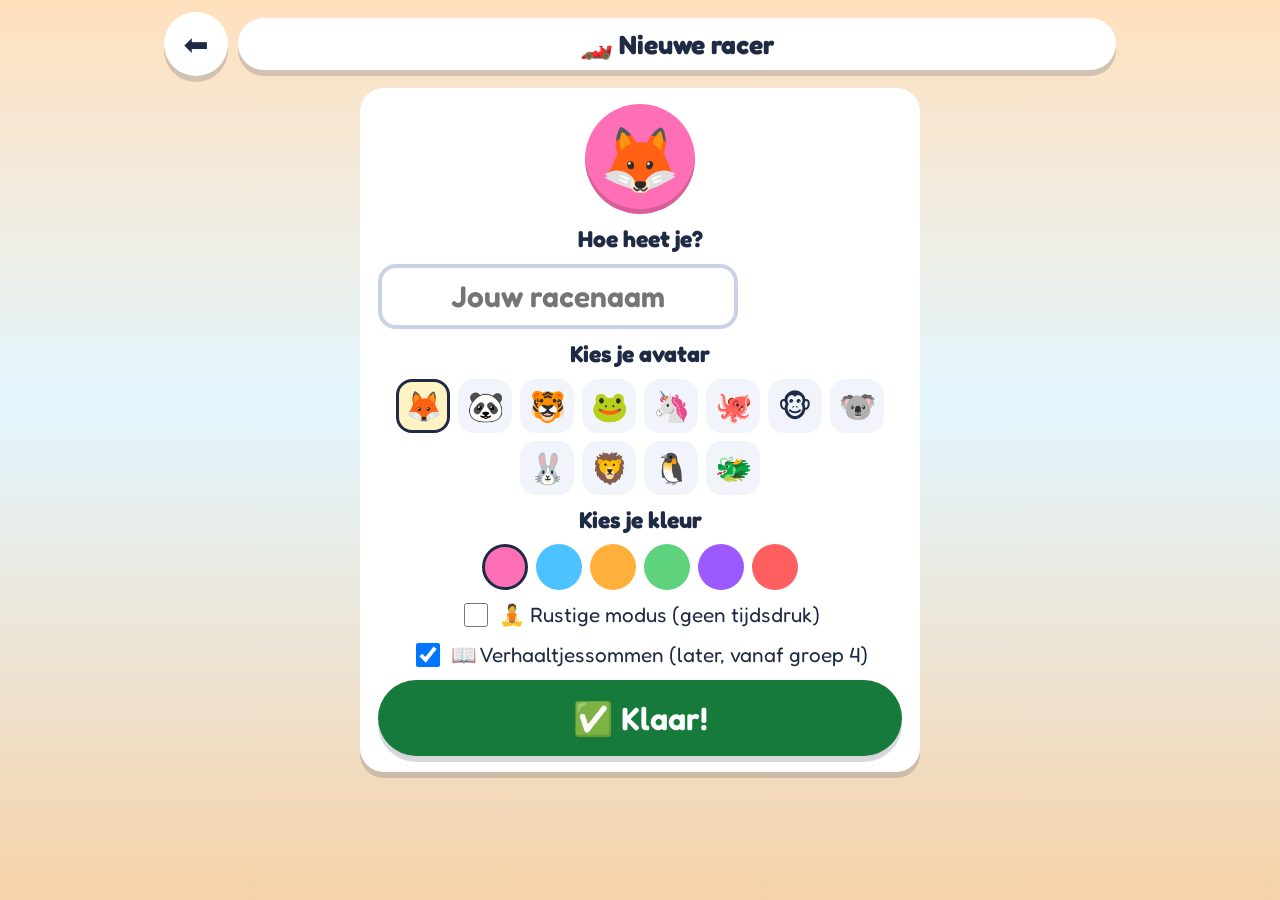
<file: index.html>
<!DOCTYPE html>
<html lang="nl">
<head>
<meta charset="utf-8">
<meta name="viewport" content="width=device-width, initial-scale=1, maximum-scale=1, user-scalable=no, viewport-fit=cover">
<meta name="theme-color" content="#4cc3ff">
<meta name="mobile-web-app-capable" content="yes">
<meta name="apple-mobile-web-app-capable" content="yes">
<meta name="description" content="Rekenrace: race door de goede poort! Hoofdrekenen voor groep 1 t/m 8 in vier seizoenen, 144 levels, helemaal offline.">
<title>Rekenrace – hoofdrekenen met vaart!</title>
<link rel="icon" type="image/png" sizes="48x48" href="icons/favicon-48.png">
<link rel="manifest" href="manifest.webmanifest">
<link rel="apple-touch-icon" href="icons/apple-touch-icon.png">
<link rel="preload" href="fonts/fredoka-latin.woff2" as="font" type="font/woff2" crossorigin>
<meta name="apple-mobile-web-app-status-bar-style" content="black-translucent">
<meta name="apple-mobile-web-app-title" content="Rekenrace">
<style>
:root{
  --ink:#1f2a44; --ink2:#3b4767; --bg1:#bfe9ff; --bg2:#fff4d1;
  --blue:#1d5fd1; --green:#157a3a; --purple:#6a3bd6; --yellow:#ffd23f; --orange:#b9430a; --pink:#d6336c;
  --shadow:0 6px 0 rgba(31,42,68,.18); --radius:24px;
  --font:'Fredoka','Baloo 2','Nunito','Comic Sans MS','Trebuchet MS',system-ui,sans-serif;
}
*{box-sizing:border-box;-webkit-tap-highlight-color:transparent}
html,body{margin:0;height:100%;overflow:hidden;overscroll-behavior:none}
body{font-family:var(--font);color:var(--ink);font-size:clamp(17px,1vw + 13px,23px);line-height:1.3;
  background:linear-gradient(180deg,var(--bg1) 0%,#e3f6ff 45%,var(--bg2) 100%);
  -webkit-user-select:none;user-select:none;-webkit-touch-callout:none;touch-action:none}
button{font-family:inherit;color:inherit;cursor:pointer;border:none;touch-action:manipulation;-webkit-user-select:none;user-select:none}
button:focus-visible{outline:4px solid #ff9f1c;outline-offset:3px}
.clouds{position:absolute;inset:0;pointer-events:none;z-index:0;overflow:hidden}
.cloud{position:absolute;background:#fff;border-radius:999px;opacity:.75;animation:drift linear infinite}
.cloud::before,.cloud::after{content:"";position:absolute;background:#fff;border-radius:50%}
.cloud::before{width:55%;height:150%;left:15%;top:-60%}
.cloud::after{width:40%;height:120%;left:50%;top:-40%}
@keyframes drift{from{transform:translateX(-30vw)}to{transform:translateX(130vw)}}
.btn{display:inline-flex;align-items:center;justify-content:center;gap:.4em;font-size:1.1em;font-weight:600;
  padding:.55em 1.2em;min-height:60px;border-radius:999px;background:var(--blue);color:#fff;box-shadow:var(--shadow);
  transition:transform .1s, box-shadow .1s, filter .2s}
.btn:active{transform:translateY(4px);box-shadow:0 2px 0 rgba(31,42,68,.18)}
.btn:hover{filter:brightness(1.07)}
.btn:disabled{filter:grayscale(.7);opacity:.6;cursor:not-allowed}
.btn.big{font-size:1.4em;min-height:76px;padding:.5em 1.5em}
.btn.green{background:var(--green)} .btn.purple{background:var(--purple)} .btn.orange{background:var(--orange)}
.btn.yellow{background:var(--yellow);color:var(--ink)} .btn.white{background:#fff;color:var(--ink)} .btn.pink{background:var(--pink)}
.btn.small{font-size:.9em;min-height:48px;padding:.4em 1em}
.iconbtn{width:56px;height:56px;min-width:56px;border-radius:50%;background:#fff;font-size:26px;display:inline-flex;align-items:center;justify-content:center;box-shadow:var(--shadow);padding:0}
.iconbtn:active{transform:translateY(3px)}
.card{background:#fff;border-radius:var(--radius);padding:16px 18px;box-shadow:var(--shadow)}
.btnrow{display:flex;flex-wrap:wrap;gap:12px;justify-content:center}
.pill{background:#fff;border-radius:999px;padding:.25em .75em;font-weight:700;box-shadow:var(--shadow);white-space:nowrap;display:inline-flex;align-items:center;gap:.3em}

/* ---------- overlays ---------- */
.overlay{position:fixed;inset:0;z-index:30;display:none;overflow-y:auto;overflow-x:hidden;touch-action:pan-y;-webkit-overflow-scrolling:touch}
.overlay.show{display:block;animation:fadein .3s ease}
.overlay.sky{background:linear-gradient(180deg,var(--bg1) 0%,#e3f6ff 45%,var(--bg2) 100%)}
.overlay.dim{background:rgba(31,42,68,.55);display:none;align-items:center;justify-content:center;padding:16px;z-index:40}
.overlay.dim.show{display:flex}
@keyframes fadein{from{opacity:0}to{opacity:1}}
.wrap{position:relative;z-index:1;max-width:980px;margin:0 auto;padding:max(12px,env(safe-area-inset-top)) 14px max(18px,env(safe-area-inset-bottom));display:flex;flex-direction:column;align-items:center;gap:12px;text-align:center;min-height:100%}
.topbar{display:flex;align-items:center;gap:10px;width:100%}
.topbar .title{flex:1;text-align:center;font-weight:700;font-size:1.15em;background:#fff;border-radius:999px;padding:.35em .8em;box-shadow:var(--shadow);white-space:nowrap;overflow:hidden;text-overflow:ellipsis}
.topright{position:absolute;right:14px;top:max(12px,env(safe-area-inset-top));z-index:2;display:flex;gap:8px;align-items:center}
.topleft{position:absolute;left:14px;top:max(12px,env(safe-area-inset-top));z-index:2;display:flex;gap:8px;align-items:center}
.logo{font-size:clamp(46px,10vw,92px);font-weight:700;line-height:1;margin:54px 0 0;color:#fff;letter-spacing:1px;
  text-shadow:0 4px 0 var(--purple),0 8px 0 rgba(31,42,68,.25);-webkit-text-stroke:2px var(--purple);paint-order:stroke fill}
.logo .bolt{display:inline-block;-webkit-text-stroke:0;animation:bob 2.2s ease-in-out infinite}
.logo .r2{color:#ffd23f}
@keyframes bob{0%,100%{transform:translateY(0)}50%{transform:translateY(-10px)}}
.tagline{font-size:1.15em;font-weight:500;margin:0}
.streakbadge{background:#fff3c4;border:3px solid #f2c94c;border-radius:999px;padding:.3em 1em;font-weight:700}
#menuCar{width:240px;height:150px;max-width:70vw}
.menugrid{display:grid;grid-template-columns:1fr 1fr;gap:12px;width:min(100%,560px)}
.menugrid .btn{width:100%}
.menugrid .btn.span2{grid-column:1/-1}
.parent-gate{position:relative;overflow:hidden;background:#fff;color:var(--ink);font-size:.85em;min-height:50px;margin-top:auto}
.parent-gate .fill{position:absolute;left:0;top:0;bottom:0;width:0;background:#ffd23f;z-index:0}
.parent-gate span{position:relative;z-index:1}
.small-note{font-size:.8em;color:var(--ink2)}
@media (orientation:landscape) and (max-height:520px){
  .logo{margin-top:6px;font-size:clamp(38px,8vh,60px)}
  #menuCar{display:none}
  .menugrid{grid-template-columns:repeat(4,1fr);width:min(100%,900px)}
  .menugrid .btn.span2{grid-column:auto}
  .menugrid .btn.big{font-size:1.15em;min-height:64px;padding:.4em .8em}
  .wrap{gap:8px}
}

/* map */
.starcount{font-size:1.05em}
.worlds{display:grid;grid-template-columns:repeat(auto-fit,minmax(min(100%,290px),1fr));gap:14px;width:100%;padding-bottom:8px}
.wcard{display:flex;align-items:center;gap:14px;background:#fff;border-radius:var(--radius);padding:12px 14px;box-shadow:var(--shadow);text-align:left;font-size:1em;position:relative;transition:transform .15s;width:100%}
.wcard:active{transform:translateY(4px)}
.wcard .wi{width:72px;height:72px;min-width:72px;border-radius:50%;display:flex;align-items:center;justify-content:center;font-size:38px;box-shadow:inset 0 -6px 0 rgba(0,0,0,.18)}
.wcard .wn{font-weight:700;font-size:1.1em;line-height:1.15}
.wcard .ws{font-size:.82em;color:var(--ink2)}
.wcard .wst{font-size:1.3em;letter-spacing:2px}
.wcard.locked{background:#e9edf3;color:#4b5468}
.wcard.locked .wi{background:#8a93a6!important;filter:grayscale(1)}
.wcard.boss{outline:4px solid #7a3bd6;background:linear-gradient(135deg,#fff 60%,#efe4ff)}
.wcard .badge{position:absolute;right:12px;top:-10px;background:#7a3bd6;color:#fff;font-size:.75em;font-weight:700;border-radius:999px;padding:.1em .7em}
.star-on{color:#f5a600;text-shadow:0 2px 0 #b97800} .star-off{color:#c7cdd8}

/* garage */
.sect{width:100%;text-align:left;margin:4px 0 0;font-size:1.25em}
.vgrid{display:grid;grid-template-columns:repeat(auto-fill,minmax(150px,1fr));gap:12px;width:100%}
.vcard{background:#fff;border-radius:var(--radius);box-shadow:var(--shadow);padding:10px;display:flex;flex-direction:column;align-items:center;gap:6px;border:4px solid transparent}
.vcard.sel{border-color:#ff9f1c;background:#fff8e1}
.vcard canvas{width:130px;height:100px}
.vcard .vn{font-weight:700}
.vcard .btn{min-height:46px;font-size:.9em;padding:.3em .8em;width:100%}
.cgrid{display:grid;grid-template-columns:repeat(auto-fill,minmax(110px,1fr));gap:10px;width:100%}
.ccard{background:#fff;border-radius:20px;box-shadow:var(--shadow);padding:8px;display:flex;flex-direction:column;align-items:center;gap:4px;border:4px solid transparent;font-weight:600;font-size:.9em}
.ccard.sel{border-color:#ff9f1c;background:#fff8e1}
.ccard .sw{width:46px;height:46px;border-radius:50%;border:4px solid #fff;box-shadow:0 0 0 3px #c9d3e6}
.ccard .btn{min-height:40px;font-size:.85em;padding:.2em .6em;width:100%}

/* sterrenkaart */
.kcard{width:min(100%,640px)}
.kcard h2{margin:0 0 6px;font-size:1.25em}
.tgrid{display:grid;grid-template-columns:repeat(11,1fr);gap:3px;width:100%}
.tgrid div,.tgrid button{aspect-ratio:1;display:flex;align-items:center;justify-content:center;border-radius:8px;font-weight:700;font-size:clamp(11px,2.6vw,18px);padding:0}
.tgrid .hd{background:#eef2f8;color:var(--ink2)}
.tgrid .corner{background:#6a3bd6;color:#fff}
.m0{background:#e6eaf2;color:#7b8498}.m1{background:#ff8a8a;color:#6b0d0d}.m2{background:#ffc56b;color:#6b3a00}.m3{background:#5fd27d;color:#0b4d1f}
.tgrid button.hl{outline:3px solid var(--ink);z-index:1}
.legend{display:flex;flex-wrap:wrap;gap:8px 14px;justify-content:center;font-size:.85em;margin-top:8px}
.legend i{display:inline-block;width:18px;height:18px;border-radius:5px;vertical-align:-3px;margin-right:4px}
#cellInfo{min-height:1.6em;font-weight:600;margin-top:6px}
.bars{display:grid;gap:8px;text-align:left}
.bar .bl{display:flex;justify-content:space-between;font-size:.85em;font-weight:600;gap:8px}
.bar .bt{height:18px;background:#eef2f8;border-radius:999px;overflow:hidden}
.bar .bf{height:100%;border-radius:999px;transition:width .6s}

/* end screens */
.modalcard{max-width:560px;width:100%;text-align:center;display:grid;gap:10px;animation:popin .35s cubic-bezier(.2,1.5,.4,1)}
.modalcard h2{margin:0;font-size:1.5em}
@keyframes popin{from{transform:scale(.6);opacity:0}to{transform:none;opacity:1}}
.win-title{font-size:clamp(34px,7vw,64px);font-weight:700;margin:6px 0 0;color:#fff;-webkit-text-stroke:2px var(--green);paint-order:stroke fill;text-shadow:0 5px 0 var(--green);line-height:1.1}
.bigstars{font-size:clamp(46px,11vw,80px);letter-spacing:4px;line-height:1}
.bigstars span{display:inline-block;animation:starpop .5s cubic-bezier(.2,1.6,.4,1) backwards}
@keyframes starpop{from{transform:scale(0) rotate(-90deg)}to{transform:none}}
.statrow{display:flex;flex-wrap:wrap;gap:8px;justify-content:center}
.stat{background:#f4f7fc;border-radius:16px;padding:.35em .8em;font-weight:700}
.stat.gold{background:#fff3c4}
.chips{display:flex;flex-wrap:wrap;gap:6px;justify-content:center}
.chip{border-radius:12px;padding:.15em .55em;font-weight:700;font-size:.9em}
.chip.ok{background:#c8f3d4;color:#0b4d1f}.chip.fix{background:#ffe2b0;color:#6b3a00}.chip.bad{background:#ffd0d0;color:#6b0d0d}
.banner{background:#fff3c4;border:3px solid #f2c94c;border-radius:18px;padding:.4em .8em;font-weight:700}
.banner.purple{background:#efe4ff;border-color:#a77bff}
.bigscore{font-size:clamp(64px,16vw,120px);font-weight:700;line-height:1;color:#fff;-webkit-text-stroke:3px var(--orange);paint-order:stroke fill;text-shadow:0 6px 0 var(--orange)}
.week{display:grid;grid-template-columns:repeat(7,1fr);gap:6px;width:min(100%,420px);margin:0 auto}
.week div{background:#f4f7fc;border-radius:12px;padding:4px 0;font-size:.8em;font-weight:600;display:flex;flex-direction:column;align-items:center}
.week div b{font-size:1.4em;line-height:1.2}
.week div.on{background:#c8f3d4}
.week div.today{outline:3px solid #ff9f1c}
.recs{display:grid;grid-template-columns:1fr 1fr;gap:10px}
.rec{background:#f4f7fc;border-radius:18px;padding:.5em}
.rec b{display:block;font-size:2em;line-height:1.1}
.confetti{position:fixed;inset:0;pointer-events:none;z-index:60;overflow:hidden}
.confetti i{position:absolute;top:-20px;width:12px;height:18px;border-radius:3px;animation:fall linear forwards}
@keyframes fall{to{transform:translateY(110vh) rotate(720deg)}}

/* parents */
.ocard{max-width:560px;width:100%;text-align:left;display:grid;gap:12px;max-height:calc(100dvh - 32px);overflow:auto;touch-action:pan-y}
.ocard h2{margin:0;text-align:center}
.ocard h3{margin:0 0 4px;font-size:1em}
.ocard p{margin:0;font-size:.85em;color:var(--ink2)}
.tablechips{display:flex;flex-wrap:wrap;gap:6px}
.tablechips button,.seg button{min-width:50px;height:50px;border-radius:14px;background:#f1f4fa;font-weight:700;font-size:1.05em;border:3px solid transparent}
.tablechips button.on,.seg button.on{background:#fff3c4;border-color:var(--ink)}
.seg{display:flex;gap:6px;flex-wrap:wrap}
.seg button{padding:0 14px}

/* ---------- game ---------- */
#game{position:fixed;inset:0;display:none;background:#7ed957;touch-action:none;overflow:hidden}
#game.on{display:block}
#cv{position:absolute;left:0;top:0;display:block;touch-action:none}
#hud{position:absolute;inset:0;pointer-events:none}
#hudTop{position:absolute;left:max(8px,env(safe-area-inset-left));right:max(8px,env(safe-area-inset-right));top:max(8px,env(safe-area-inset-top));display:flex;align-items:flex-start;gap:8px}
#hudTop button,#hudTop .pill{pointer-events:auto}
#sumCard{flex:1;max-width:520px;margin:0 auto;background:#fff;border-radius:var(--radius);box-shadow:0 6px 0 rgba(31,42,68,.25);padding:4px 12px 8px;text-align:center;border:4px solid #fff;transition:background .2s}
#sumCard.gold{background:linear-gradient(180deg,#fff6c9,#ffd23f);border-color:#f5a600}
#sumCard.ok{background:#c8f3d4;border-color:#2fbf5b}
#sumCard.bad{background:#ffe2d6;border-color:#ff8a5c}
#sumCard.pop{animation:sumpop .35s cubic-bezier(.2,1.6,.4,1)}
@keyframes sumpop{from{transform:scale(.7)}to{transform:none}}
#sumGold{font-size:.72em;font-weight:700;color:#8a5a00;display:none;line-height:1.2}
#sumCard.gold #sumGold{display:block}
#sumText{font-size:clamp(42px,12vw,86px);font-weight:700;line-height:1.08;letter-spacing:1px;white-space:nowrap}
#hudBar{display:flex;align-items:center;gap:8px;font-size:.8em;font-weight:700;color:var(--ink2)}
#progTrack{flex:1;height:14px;background:#eef2f8;border-radius:999px;overflow:hidden}
#progFill{height:100%;width:0;background:linear-gradient(90deg,#4cc3ff,#1d5fd1);border-radius:999px;transition:width .4s}
#bossRow{display:none;align-items:center;gap:8px;font-size:.78em;font-weight:700;color:#5a2aa8;margin-top:3px}
#bossRow.on{display:flex}
#bossTrack{flex:1;height:12px;background:#eadcff;border-radius:999px;overflow:hidden}
#bossFill{height:100%;width:100%;background:linear-gradient(90deg,#ff5f7e,#9b59ff);transition:width .4s}
#hudRight{display:flex;flex-direction:column;gap:6px;align-items:flex-end}
#hudRight .pill{font-size:1em;min-width:76px;justify-content:center}
#pillStreak.hot{background:#ffe2b0}
#pillStreak.bump{animation:sumpop .35s}
#pillScore{display:none;background:#fff3c4}
#game.dag #pillScore{display:inline-flex}
#fb{position:absolute;left:0;right:0;top:40%;text-align:center;font-size:clamp(34px,9vw,70px);font-weight:700;color:#fff;-webkit-text-stroke:3px var(--green);paint-order:stroke fill;text-shadow:0 5px 0 rgba(31,42,68,.25);opacity:0;pointer-events:none}
#fb.show{animation:fbpop 1s ease forwards}
#fb.gold{-webkit-text-stroke-color:#d48a00}
@keyframes fbpop{0%{opacity:0;transform:scale(.5)}15%{opacity:1;transform:scale(1.15)}30%{transform:scale(1)}75%{opacity:1}100%{opacity:0;transform:translateY(-50px)}}
#tipCard{position:absolute;left:50%;top:44%;transform:translate(-50%,-50%);width:min(92vw,560px);background:#fff;border-radius:var(--radius);border:5px solid #ffb03b;box-shadow:0 8px 0 rgba(31,42,68,.25);padding:12px 16px;text-align:center;display:none}
#tipCard.show{display:block;animation:popin2 .3s cubic-bezier(.2,1.5,.4,1)}
@keyframes popin2{from{transform:translate(-50%,-50%) scale(.6);opacity:0}to{transform:translate(-50%,-50%);opacity:1}}
#tipHead{font-weight:700;color:var(--orange);font-size:1.05em}
#tipSum{font-size:clamp(36px,9vw,64px);font-weight:700;color:var(--green);line-height:1.1}
#tipText{font-size:1.05em;font-weight:500}
#countBig{position:absolute;left:0;right:0;top:36%;text-align:center;font-size:clamp(80px,22vw,170px);font-weight:700;color:#fff;-webkit-text-stroke:4px var(--purple);paint-order:stroke fill;text-shadow:0 8px 0 rgba(31,42,68,.25);pointer-events:none;display:none;line-height:1}
#countBig.go{font-size:clamp(56px,15vw,120px)}
#countBig small{display:block;font-size:.22em;-webkit-text-stroke:2px var(--purple);margin-top:10px}
#swipeHint{position:absolute;left:50%;bottom:calc(14px + env(safe-area-inset-bottom));transform:translateX(-50%);background:rgba(255,255,255,.92);border-radius:999px;padding:.35em 1em;font-weight:700;box-shadow:var(--shadow);white-space:nowrap;display:none;font-size:.95em}
#swipeHint.show{display:block;animation:hintwiggle 1.4s ease-in-out infinite}
@keyframes hintwiggle{0%,100%{transform:translateX(-50%)}25%{transform:translateX(calc(-50% - 14px))}75%{transform:translateX(calc(-50% + 14px))}}
#toast{position:absolute;left:50%;top:30%;transform:translateX(-50%);background:#1f2a44;color:#fff;border-radius:999px;padding:.3em 1em;font-weight:700;opacity:0;pointer-events:none;white-space:nowrap}
#toast.show{animation:toast 1.4s ease forwards}
@keyframes toast{0%{opacity:0;transform:translate(-50%,10px)}15%,80%{opacity:1;transform:translate(-50%,0)}100%{opacity:0}}
@media (orientation:landscape) and (max-height:520px){
  #sumText{font-size:clamp(34px,11vh,60px)}
  #sumCard{padding:2px 10px 6px;max-width:440px}
  #hudRight{flex-direction:row}
  #hudRight .pill{min-width:0}
  #tipCard{top:52%;padding:8px 14px}
  #tipSum{font-size:clamp(30px,10vh,50px)}
  #fb{top:34%}
}
@media (min-width:700px) and (min-height:700px){
  .iconbtn{width:64px;height:64px;font-size:30px}
  #hudRight .pill{font-size:1.15em}
}

@font-face{font-family:'Fredoka';font-style:normal;font-weight:300 700;font-display:swap;src:url(fonts/fredoka-latin.woff2) format('woff2')}
body[data-season="0"]{--bg1:#c9f2d2;--bg2:#ffe3ef}
body[data-season="1"]{--bg1:#bfe9ff;--bg2:#fff1c4}
body[data-season="2"]{--bg1:#ffe0bd;--bg2:#f6d2a8}
body[data-season="3"]{--bg1:#d6e9ff;--bg2:#efe6ff}
.pav{display:inline-flex;align-items:center;justify-content:center;width:64px;height:64px;border-radius:50%;font-size:36px;box-shadow:inset 0 -5px 0 rgba(0,0,0,.15)}
.pav.sm{width:34px;height:34px;font-size:20px;vertical-align:middle}
.pav.big{width:110px;height:110px;font-size:64px}
.plist{display:grid;grid-template-columns:repeat(auto-fill,minmax(150px,1fr));gap:12px;width:min(100%,700px)}
.pcard{background:#fff;border-radius:var(--radius);box-shadow:var(--shadow);padding:14px 8px;display:flex;flex-direction:column;align-items:center;gap:6px;border:4px solid transparent;font-size:1em}
.pcard.sel{border-color:#ff9f1c}.pcard .pn{font-weight:700}.pcard .ps{font-size:.8em;color:var(--ink2)}
.pcard.new{background:#f4f7fc;border:3px dashed #9fb0cc}
.pickgrid{display:flex;flex-wrap:wrap;gap:8px;justify-content:center}
.pickgrid button{width:54px;height:54px;border-radius:16px;background:#f1f4fa;font-size:30px;border:3px solid transparent;padding:0}
.pickgrid button.on{border-color:var(--ink);background:#fff3c4}
#colPick button{border-radius:50%;width:46px;height:46px}
#newName{font:inherit;font-size:1.3em;font-weight:600;text-align:center;border:4px solid #c9d3e6;border-radius:18px;padding:.3em .6em;width:min(100%,360px);user-select:text;-webkit-user-select:text}
#newName:focus{outline:none;border-color:var(--blue)}
.shake{animation:shake .35s}@keyframes shake{25%{transform:translateX(-8px)}75%{transform:translateX(8px)}}
.check{display:flex;align-items:center;gap:8px;font-size:.9em;justify-content:center}.check input{width:24px;height:24px}
.seasonbanner{background:#fff;border-radius:18px;padding:.4em .9em;box-shadow:var(--shadow);font-size:.9em;max-width:560px}
.profpill{background:#fff;border-radius:999px;padding:.2em .8em .2em .25em;font-weight:700;box-shadow:var(--shadow);display:inline-flex;align-items:center;gap:.35em;font-size:.95em}
#btnPlay small{display:block;font-size:.55em;font-weight:500;opacity:.95}
#btnPlay{flex-direction:column;gap:0;line-height:1.15}
/* seizoenskaart */
.stabs{display:flex;gap:6px;width:100%;overflow-x:auto;padding:2px 2px 6px}
.stabs button{flex:1;min-width:0;padding:0 4px;min-height:50px;border-radius:999px;background:#fff;font-weight:700;font-size:.9em;box-shadow:var(--shadow);border:3px solid transparent;white-space:nowrap}
.stabs button.on{background:var(--sc);color:#fff;border-color:#fff}
.stabs button.locked{opacity:.7}
#mapBox{width:100%;border-radius:var(--radius);padding:10px;display:grid;gap:12px;background-size:cover;background-position:center}
#mapBox[data-season="0"]{background-color:#bdf0c6}#mapBox[data-season="1"]{background-color:#ffe39b}#mapBox[data-season="2"]{background-color:#ffcf9a}#mapBox[data-season="3"]{background-color:#dbe8ff}
.wsec{background:rgba(255,255,255,.88);border-radius:22px;padding:10px;box-shadow:var(--shadow)}
.wsec.locked{opacity:.75}
.whead{display:flex;align-items:center;gap:10px;text-align:left;margin-bottom:6px;line-height:1.15}
.whead .wi{font-size:34px}
.path{display:grid;grid-template-columns:repeat(9,1fr);gap:4px;align-items:center}
.node{aspect-ratio:1;border-radius:50%;background:#4cc3ff;color:#fff;font-weight:700;display:flex;flex-direction:column;align-items:center;justify-content:center;padding:0;box-shadow:0 4px 0 rgba(31,42,68,.25);font-size:clamp(13px,3.6vw,22px)}
.node:nth-child(even){transform:translateY(6px)}
.node .nst{font-size:.45em;letter-spacing:-1px;color:#ffe48a;line-height:1}
.node.done{background:#2fbf5b}.node.placed{background:#7fb5a0}
.node.boss{background:#7a3bd6;transform:scale(1.12)}
.node.locked{background:#b6bfce;color:#eef}
.node.next{outline:4px solid #ff9f1c;animation:pulse 1.3s ease-in-out infinite}
@keyframes pulse{50%{outline-color:#ffd23f;filter:brightness(1.1)}}
.lockmsg{font-size:.9em}
.mdcard{max-width:480px;width:100%;display:grid;gap:10px;text-align:center}
.ghostsel{display:flex;flex-wrap:wrap;gap:6px;justify-content:center}
.ghostsel button{min-height:46px;border-radius:14px;background:#f1f4fa;font-weight:700;padding:0 12px;border:3px solid transparent}
.ghostsel button.on{border-color:var(--ink);background:#efe4ff}
/* stickers */
.stkgrid{display:grid;grid-template-columns:repeat(auto-fill,minmax(120px,1fr));gap:10px;width:100%}
.stk{background:#f1f4fa;border-radius:20px;padding:10px 6px;display:flex;flex-direction:column;align-items:center;gap:2px;font-size:.85em;color:#7b8498;border:3px dashed #c9d3e6}
.stk .si{font-size:40px;filter:grayscale(1);opacity:.6}
.stk.got{background:#fff;color:var(--ink);border:3px solid #ffd23f;box-shadow:var(--shadow)}
.stk.got .si{filter:none;opacity:1}
.stk small{font-size:.8em}
/* instaptest */
.plcard{max-width:600px;width:100%;display:grid;gap:12px;text-align:center}
#plQ{font-size:clamp(34px,9vw,64px);font-weight:700;line-height:1.1}
#plQ.long{font-size:clamp(18px,4.8vw,28px);line-height:1.3}
#plVis{width:100%;height:110px}
.plopts{display:grid;grid-template-columns:repeat(3,1fr);gap:10px}
.plopt{min-height:70px;font-size:1.3em;padding:.3em .4em;background:#fff;color:var(--ink);border:4px solid #c9d3e6}
.plopt.right{background:#c8f3d4;border-color:#2fbf5b}.plopt.wrong{background:#ffd0d0;border-color:#ff6b6b}
.ptrack{height:12px;background:#eef2f8;border-radius:999px;overflow:hidden}
.ptrack div{height:100%;background:linear-gradient(90deg,#4cc3ff,#1d5fd1);transition:width .3s}
#plTime{background:linear-gradient(90deg,#ffd23f,#ff9f1c);transition:none}
/* rust + verhaal */
#scrRest,#scrStory{background:#1f2a44}
.fullcv{position:absolute;inset:0;width:100%;height:100%;display:block}
.restui{position:absolute;left:0;right:0;bottom:max(16px,env(safe-area-inset-bottom));display:flex;flex-direction:column;align-items:center;gap:8px;padding:0 16px;z-index:2}
.restui .card{max-width:520px;text-align:center}
#restTitle{position:absolute;top:max(14px,env(safe-area-inset-top));left:0;right:0;text-align:center;color:#fff;font-weight:700;font-size:1.3em;text-shadow:0 3px 0 rgba(0,0,0,.3);z-index:2}
#restBarT{width:min(80vw,420px);height:10px;background:rgba(255,255,255,.4);border-radius:999px;overflow:hidden}#restBar{height:100%;width:0;background:#fff}
#storyTitle{position:absolute;top:max(10px,env(safe-area-inset-top));left:12px;right:70px;color:#fff;font-weight:700;text-shadow:0 2px 0 rgba(0,0,0,.4);z-index:2;text-align:left}
#btnStorySkip{position:absolute;top:max(8px,env(safe-area-inset-top));right:10px;z-index:3;background:rgba(255,255,255,.85);border-radius:999px;padding:.3em .8em;font-weight:700;font-size:.85em;min-height:40px}
.storyui{position:absolute;left:0;right:0;bottom:max(12px,env(safe-area-inset-bottom));display:flex;flex-direction:column;align-items:center;gap:8px;padding:0 12px;z-index:2}
.bubble{position:relative;background:#fff;border:4px solid var(--ink);border-radius:26px;padding:10px 16px;max-width:620px;width:100%;text-align:left;font-size:1.05em;box-shadow:0 6px 0 rgba(0,0,0,.25);min-height:4.2em;animation:popin .3s cubic-bezier(.2,1.5,.4,1)}
.bubble::after{content:"";position:absolute;top:-22px;width:0;height:0;border:14px solid transparent;border-bottom:22px solid var(--ink)}
.bubble.l::after{left:22%}.bubble.r::after{right:22%}.bubble.narr::after{display:none}
.bubble.narr{background:#fff7d6;font-style:italic;border-style:dashed}
#bubbleWho{font-weight:700;color:var(--purple);font-size:.85em}
.dots{display:flex;gap:6px}.dots i{width:10px;height:10px;border-radius:50%;background:rgba(255,255,255,.45)}.dots i.on{background:#fff}
/* game extra */
#sumVis{display:none;width:100%;height:clamp(60px,14vh,110px)}
#sumText.long{white-space:normal;font-size:clamp(17px,4.6vw,30px);line-height:1.25;max-height:5.2em;overflow:hidden;letter-spacing:0}
#pillGhost{display:none;background:#efe4ff}#pillGhost.ahead{background:#c8f3d4}
#btnVoucher{position:absolute;left:max(10px,env(safe-area-inset-left));bottom:calc(14px + env(safe-area-inset-bottom));pointer-events:auto;background:#fff3c4;border-radius:20px;padding:.35em .7em;font-weight:700;box-shadow:var(--shadow);min-height:54px;font-size:.95em}
#calmGo{position:absolute;right:max(10px,env(safe-area-inset-right));bottom:calc(14px + env(safe-area-inset-bottom));pointer-events:auto;display:none}
#calmGo.show{display:inline-flex;animation:pulse 1.3s infinite}
.oest{background:#efe4ff;border-radius:16px;padding:.5em .8em;font-size:.95em}
.otopics{display:grid;gap:4px;font-size:.9em}
.btn.red{background:#c0392b}
@media (orientation:landscape) and (max-height:520px){
  .path{gap:3px}.node{font-size:clamp(12px,3vh,18px)}#mapBox{grid-template-columns:1fr 1fr}
  .bubble{font-size:.95em;min-height:0;padding:6px 12px}
  #plQ{font-size:clamp(28px,9vh,48px)}.plopt{min-height:54px}
}
#sumText.mid{font-size:clamp(24px,7vw,46px);white-space:normal;line-height:1.15}
#swipeHint{bottom:calc(84px + env(safe-area-inset-bottom))}
.node{width:min(100%,62px);justify-self:center}
.path{max-width:640px;margin:0 auto}
body.young .yico{font-size:1.6em;line-height:1}
body.young .menugrid .btn{min-height:84px}
body.young #btnPlay .yico{font-size:2.4em}
#bubblePic{display:none;font-size:clamp(34px,9vw,60px);text-align:center;line-height:1.2}
.bubble.pics #bubblePic{display:block}.bubble.pics #bubbleText{font-size:.75em;color:#7b8498}
#sumCard.pic #sumVis{height:clamp(90px,20vh,170px)}
#sumCard.pic #sumText{display:none}
#tipCard.young #tipSum{font-size:clamp(40px,11vw,72px);letter-spacing:2px}
.pldots{color:#ff5a5f;font-size:.8em;letter-spacing:1px;line-height:1;word-break:break-all}

.wtoggle{min-width:48px;height:48px;border-radius:14px;background:#fff;border:3px solid #6a3bd6;font-size:24px;padding:0 6px;box-shadow:var(--shadow);position:relative;line-height:1}
.wtoggle::after{content:"✓";position:absolute;right:-7px;bottom:-7px;width:22px;height:22px;border-radius:50%;background:#2fbf5b;color:#fff;font-size:14px;font-weight:700;line-height:22px;text-align:center;box-shadow:0 0 0 2px #fff}
.wtoggle.off{border-color:#9aa3b5;background:#eef1f6}
.wtoggle.off::after{content:"✕";background:#d64545}
#btnWords{display:none;position:absolute;right:2px;top:2px;width:48px;min-width:48px;height:48px;z-index:3;font-size:22px}
#btnWords.show{display:inline-block}
#sumCard{position:relative}
#sumCard.hasw{padding-right:46px}
.storyui{position:absolute}
#btnStoryToggle{align-self:flex-end;margin-bottom:-4px}
.lvw{margin:0 auto}
#wFlash,#sFlash{position:absolute;left:50%;top:22%;transform:translate(-50%,-50%);font-size:46px;background:#fff;border-radius:22px;padding:.1em .4em;box-shadow:var(--shadow);opacity:0;pointer-events:none}
#sFlash{top:auto;bottom:110%}
#wFlash.show,#sFlash.show{animation:toast 1.1s ease forwards}
#sumCard{min-width:0}#sumText{overflow:hidden}

/* ===== Grogs art ===== */
img.aimg{width:1.25em;height:1.25em;object-fit:contain;vertical-align:-.25em;pointer-events:none}
.whead .wi img.wico{width:54px;height:54px;vertical-align:0;filter:drop-shadow(0 2px 2px rgba(0,0,0,.25))}
#btnVoucher img.vimg{width:1.6em;height:1.1em}
h1.logo img.emb{width:1.15em;height:1.15em;vertical-align:-.18em;margin-right:.08em;border-radius:50%}
.art-garage #scrGarage{background:url(assets/ui_garage.webp) center/cover no-repeat}
@media (orientation:landscape){.art-garage #scrGarage{background-image:url(assets/ui_garage_l.webp)}}
.banner img.kri{width:1.8em;height:1.8em;vertical-align:-.6em}
#scrStory.strip #bubble{display:none}

/* ===== v2.5: tel-rijtjes, Kleuters, Zelf kiezen ===== */
.cdots{display:inline-flex;flex-direction:column;align-items:center;line-height:.95;letter-spacing:.08em;vertical-align:middle}
.cdots>span{display:block;white-space:nowrap}
.pldots .cdots{font-size:.95em;color:#ff5a5f}
#tipSum .cdots{font-size:1.15em;color:#ff5a5f;margin-right:.3em} #tipSum .tipn{vertical-align:middle}
.modebtn{flex-direction:row;gap:.35em}.modebtn .mico{font-size:1.6em;line-height:1}
.btn.blue{background:#2f9be0}
#btnPlKleuter{width:100%;margin-top:6px;font-size:1em}
#klBox{display:grid;gap:16px;width:min(100%,640px)}
.klsec{background:rgba(255,255,255,.85);border-radius:22px;padding:12px;display:flex;gap:12px;align-items:center}
.klhead img.wico{width:72px;height:72px}
.klgrid{display:grid;grid-template-columns:repeat(auto-fill,minmax(64px,1fr));gap:10px;flex:1}
.klbtn{border:0;border-radius:18px;background:#ffd23f;color:#1f2a44;font:800 1.5em/1 var(--font,inherit);min-height:72px;display:flex;flex-direction:column;align-items:center;justify-content:center;gap:4px;box-shadow:0 5px 0 rgba(0,0,0,.18);cursor:pointer}
.klbtn.next{background:#5fd27d;color:#fff;animation:pulse 1.4s infinite}
.klbtn.locked{background:#cfd6e2;color:#8a93a6}
.klst{font-size:.5em;color:#e8a400;letter-spacing:.05em}.klbtn.next .klst{color:#fff}
.cucard{display:grid;gap:12px;width:min(100%,560px)}
.cusec{display:grid;gap:6px}
.cuchips{display:flex;flex-wrap:wrap;gap:8px}
.cuchip{border:3px solid #cfd6e2;background:#fff;border-radius:16px;padding:.35em .7em;font:700 1.05em/1.2 inherit;color:#1f2a44;cursor:pointer;min-height:44px;min-width:52px}
.cuchip.big{font-size:1.5em;min-width:64px;padding:.2em .5em}
.cuchip.on{background:#5fd27d;border-color:#3aa85a;color:#fff}
.cuchip small{font-size:.7em;font-weight:600}
#cuMore summary{cursor:pointer;font-weight:800;padding:6px 0}
#cuMore[open] summary{margin-bottom:6px}
#cuNote{min-height:1.2em}
.menugrid{grid-template-columns:minmax(0,1fr) minmax(0,1fr)}
.modebtn{min-width:0;white-space:normal;line-height:1.1;padding-left:.5em;padding-right:.5em}
@media (orientation:landscape) and (max-height:520px){.menugrid{grid-template-columns:repeat(4,minmax(0,1fr))}}

</style>
<script>
/* App-modus (PWA): service worker, installatietip en voortgang-brug voor iPad/iPhone. Raakt de spellogica niet. */
(function(){
  var ID='rekenrace', PREFIX='rekenrace_', TIPKEY='pwa_tip_'+ID, CK='pwa_'+ID+'_save';
  var standalone=false;
  try{standalone=navigator.standalone===true||matchMedia('(display-mode: standalone)').matches||matchMedia('(display-mode: fullscreen)').matches;}catch(e){}
  var ua=navigator.userAgent||'', isIOS=/iPad|iPhone|iPod/.test(ua)||(/Macintosh/.test(ua)&&navigator.maxTouchPoints>1), isAndroid=/Android/i.test(ua);
  var path=location.pathname.replace(/[^\/]*$/,'')||'/';
  /* Voortgang-brug: iOS kopieert bij 'Zet op beginscherm' alleen cookies (geen localStorage) naar de app.
     In de Safari-tab bewaren we daarom een kopie van de opslag in een cookie (alleen voor dit spelpad);
     de app neemt die eenmalig over als hij nog leeg is. Op Android delen tab en app de opslag al. */
  var MAX=3800, DROP=["facts", "daily"];
  function own(){var o={},n=0;try{for(var i=0;i<localStorage.length;i++){var k=localStorage.key(i);if(k&&k.indexOf(PREFIX)===0){try{o[k]=JSON.parse(localStorage.getItem(k));n++;}catch(e){}}}}catch(e){}return n?o:null;}
  function readCookie(){var m=document.cookie.match(new RegExp('(?:^|; )'+CK+'=([^;]*)'));return m?m[1]:null;}
  function setCookie(v,age){try{document.cookie=CK+'='+v+'; Path='+path+'; Max-Age='+age+'; SameSite=Lax'+(location.protocol==='https:'?'; Secure':'');}catch(e){}}
  function apply(d){for(var k in d){if(k.indexOf(PREFIX)===0)localStorage.setItem(k,JSON.stringify(d[k]));}}
  function b64(buf){var s='',a=new Uint8Array(buf);for(var i=0;i<a.length;i++)s+=String.fromCharCode(a[i]);return btoa(s).replace(/\+/g,'-').replace(/\//g,'_').replace(/=+$/,'');}
  function unb64(s){var t=atob(s.replace(/-/g,'+').replace(/_/g,'/')),a=new Uint8Array(t.length);for(var i=0;i<t.length;i++)a[i]=t.charCodeAt(i);return a;}
  function z(str){return new Response(new Blob([str]).stream().pipeThrough(new CompressionStream('deflate-raw'))).arrayBuffer().then(b64);}
  function unz(s){return new Response(new Blob([unb64(s)]).stream().pipeThrough(new DecompressionStream('deflate-raw'))).text();}
  function strip(v){var hit=false;if(v&&typeof v==='object'){DROP.forEach(function(p){if(p in v){delete v[p];hit=true;}});if(v.profiles)for(var id in v.profiles){var q=v.profiles[id];DROP.forEach(function(p){if(q&&p in q){delete q[p];hit=true;}});if(q&&q.lv)for(var l in q.lv){if(q.lv[l]&&q.lv[l].ghost){delete q.lv[l].ghost;hit=true;}}}}return hit;}
  function slim(o){var c=JSON.parse(JSON.stringify(o)),hit=false;for(var k in c){if(strip(c[k]))hit=true;}return hit?c:null;}
  function pack(o,json){
    var v='j'+encodeURIComponent(json); if(v.length<=MAX)return Promise.resolve(v);
    var s=slim(o);
    if(typeof CompressionStream==='undefined'){if(!s)return Promise.resolve(null);v='j'+encodeURIComponent(JSON.stringify(s));return Promise.resolve(v.length<=MAX?v:null);}
    return z(json).then(function(c){if(c.length<MAX)return 'z'+c;if(!s)return null;return z(JSON.stringify(s)).then(function(c2){return c2.length<MAX?'z'+c2:null;});});
  }
  try{
    if(standalone){
      var c=readCookie();
      if(c&&!own()){
        if(c.charAt(0)==='j'){apply(JSON.parse(decodeURIComponent(c.slice(1))));setCookie('',0);}
        else if(c.charAt(0)==='z'&&typeof DecompressionStream!=='undefined'&&!sessionStorage.getItem(CK)){
          sessionStorage.setItem(CK,'1');
          unz(c.slice(1)).then(function(t){apply(JSON.parse(t));setCookie('',0);location.reload();}).catch(function(){});
        }
      }else if(c)setCookie('',0);
    }else{
      var last=readCookie(),lastJson=null,busy=false;
      var sync=function(){var o=own();if(!o||busy)return;var json=JSON.stringify(o);if(json===lastJson)return;busy=true;
        pack(o,json).then(function(v){if(v){if(v!==last){setCookie(v,31536000);last=v;}}else if(last){setCookie('',0);last=null;}lastJson=json;})
          .catch(function(){}).then(function(){busy=false;});};
      sync();setInterval(sync,5000);
      addEventListener('pagehide',sync);document.addEventListener('visibilitychange',sync);
    }
  }catch(e){}
  /* Service worker voor offline spelen (relatief pad, scope ./) */
  if('serviceWorker' in navigator&&(location.protocol==='https:'||location.hostname==='localhost'||location.hostname==='127.0.0.1')){
    addEventListener('load',function(){navigator.serviceWorker.register('sw.js',{scope:'./'}).catch(function(){});});
  }
  /* Installatietip: alleen in een gewone browsertab op iPad/iPhone/Android, nooit in de app zelf */
  if(standalone)return;
  var tip;try{tip=JSON.parse(localStorage.getItem(TIPKEY)||'{}')||{};}catch(e){tip={};}
  function saveTip(){try{localStorage.setItem(TIPKEY,JSON.stringify(tip));}catch(e){}}
  addEventListener('appinstalled',function(){tip.off=1;saveTip();hide();});
  if(tip.off||(tip.n||0)>=3||!(isIOS||isAndroid))return;
  var deferred=null,el=null;
  addEventListener('beforeinstallprompt',function(e){e.preventDefault();deferred=e;var b=el&&el.querySelector('.pwa-tip-go');if(b)b.style.display='';});
  function hide(){if(el){el.remove();el=null;}document.removeEventListener('pointerdown',outside,true);}
  function outside(e){if(el&&!el.contains(e.target))hide();}
  function show(){
    if(el||!document.body)return;
    tip.n=(tip.n||0)+1;saveTip();
    var st=document.createElement('style');
    st.textContent='.pwa-tip{position:fixed;left:50%;transform:translateX(-50%);bottom:calc(10px + env(safe-area-inset-bottom));z-index:9999;width:max-content;max-width:min(92vw,520px);display:flex;align-items:center;gap:10px;background:#fff;color:#1f2a44;border-radius:18px;padding:9px 10px 9px 14px;box-shadow:0 4px 0 rgba(31,42,68,.18),0 6px 18px rgba(31,42,68,.18);font:500 15px/1.3 Fredoka,"Baloo 2",Nunito,system-ui,sans-serif;text-align:left;touch-action:manipulation;animation:pwaTipIn .35s ease-out}'+
      '.pwa-tip b{font-weight:700}.pwa-tip small{display:block;font-size:13px;color:#3b4767;margin-top:2px}'+
      '.pwa-tip button{font:inherit;border:none;cursor:pointer;touch-action:manipulation;border-radius:999px}'+
      '.pwa-tip .pwa-tip-go{background:#157a3a;color:#fff;font-weight:700;padding:6px 12px}'+
      '.pwa-tip .pwa-tip-x{background:#eef3f8;color:#1f2a44;width:32px;height:32px;flex:none;font-size:18px;line-height:32px;padding:0}'+
      '@keyframes pwaTipIn{from{opacity:0;transform:translate(-50%,12px)}to{opacity:1;transform:translate(-50%,0)}}';
    document.head.appendChild(st);
    el=document.createElement('div');el.className='pwa-tip';el.setAttribute('role','note');
    var how=isIOS?'Tik in Safari op <b>Deel</b> (vierkantje met pijl) en kies <b>‘Zet op beginscherm’</b>.':'Tik in Chrome op <b>⋮</b> en kies <b>‘App installeren’</b> of <b>‘Toevoegen aan startscherm’</b>.';
    el.innerHTML='<span aria-hidden="true" style="font-size:22px">📲</span><span><b>Tip:</b> zet dit spel op je beginscherm voor een echte app!<small>'+how+'</small></span>'+
      '<button type="button" class="pwa-tip-go" style="display:'+(deferred?'':'none')+'">Installeren</button><button type="button" class="pwa-tip-x" aria-label="Tip sluiten">✕</button>';
    el.querySelector('.pwa-tip-x').addEventListener('click',function(){tip.off=1;saveTip();hide();});
    el.querySelector('.pwa-tip-go').addEventListener('click',function(){if(!deferred)return;deferred.prompt();deferred.userChoice.then(function(r){if(r&&r.outcome==='accepted'){tip.off=1;saveTip();}}).catch(function(){});deferred=null;hide();});
    document.body.appendChild(el);
    setTimeout(function(){document.addEventListener('pointerdown',outside,true);},0);
  }
  addEventListener('load',function(){setTimeout(show,1500);});
})();

</script>
</head>
<body>
<div id="game" aria-label="Racebaan">
  <canvas id="cv"></canvas>
  <div id="hud">
    <div id="hudTop">
      <button id="btnPause" class="iconbtn" aria-label="Pauze">⏸️</button>
      <div id="sumCard">
        <button id="btnWords" class="wtoggle" aria-label="Verhaaltjessommen aan/uit">📖</button>
        <div id="sumGold">⭐ Gouden som: dubbele munten! ⭐</div>
        <canvas id="sumVis"></canvas>
        <div id="sumText">&nbsp;</div>
        <div id="hudBar"><div id="progTrack"><div id="progFill"></div></div><span id="progText">0/20</span></div>
        <div id="bossRow"><span>👹 <span id="bossName">Eindbaas</span></span><div id="bossTrack"><div id="bossFill"></div></div></div>
      </div>
      <div id="hudRight">
        <div class="pill" id="pillScore"><span>🏆</span><b id="hudScore">0</b></div>
        <div class="pill"><span>🪙</span><b id="hudCoins">0</b></div>
        <div class="pill" id="pillStreak"><span>🔥</span><b id="hudStreak">0</b></div>
        <div class="pill" id="pillGhost">👻</div>
      </div>
    </div>
    <div id="toast"></div>
    <div id="fb"></div>
    <div id="tipCard" aria-live="polite"><div id="tipHead">Bijna!</div><div id="tipSum"></div><div id="tipText"></div></div>
    <div id="countBig"></div>
    <div id="wFlash"></div>
    <div id="swipeHint">👆 Veeg ← → om te sturen · ↑ turbo</div>
    <button id="btnVoucher" aria-label="Sla deze som over">🎟️ Overslaan <b id="vCount">0</b></button>
    <button id="calmGo" class="btn green">🚀 Klaar? Rijden!</button>
  </div>
</div>

<!-- PROFIELEN -->
<div id="scrProfiles" class="overlay sky">
  <div class="topright"><button class="iconbtn mutebtn" aria-label="Geluid aan/uit">🔊</button></div>
  <div class="wrap">
    <h1 class="logo"><span class="bolt">⚡</span>Reken<span class="r2">race</span></h1>
    <p class="tagline">Wie gaat er racen?</p>
    <div class="plist" id="profList"></div>
  </div>
</div>
<div id="scrNew" class="overlay sky">
  <div class="wrap">
    <div class="topbar"><button class="iconbtn" data-go="scrProfiles" aria-label="Terug">⬅️</button><div class="title">🏎️ Nieuwe racer</div></div>
    <div class="card modalcard">
      <div id="newPreview"></div>
      <label for="newName"><b>Hoe heet je?</b></label>
      <input id="newName" maxlength="14" autocomplete="off" placeholder="Jouw racenaam">
      <b>Kies je avatar</b><div class="pickgrid" id="avPick"></div>
      <b>Kies je kleur</b><div class="pickgrid" id="colPick"></div>
      <label class="check"><input type="checkbox" id="newCalm"> 🧘 Rustige modus (geen tijdsdruk)</label>
      <label class="check"><input type="checkbox" id="newWords" checked> 📖 Verhaaltjessommen (later, vanaf groep 4)</label>
      <button class="btn big green" id="btnNewGo">✅ Klaar!</button>
    </div>
  </div>
</div>

<!-- MENU -->
<div id="scrMenu" class="overlay sky">
  <div class="clouds" aria-hidden="true">
    <div class="cloud" style="width:140px;height:44px;top:8%;animation-duration:70s;animation-delay:-20s"></div>
    <div class="cloud" style="width:200px;height:60px;top:34%;animation-duration:95s;animation-delay:-60s"></div>
    <div class="cloud" style="width:110px;height:36px;top:66%;animation-duration:80s;animation-delay:-5s"></div>
  </div>
  <div class="topleft"><button class="profpill" id="btnSwitch" aria-label="Wissel van racer"><span id="menuProf"></span></button></div>
  <div class="topright"><span class="pill" aria-label="Bonnen">🎟️ <b id="menuV">0</b></span><span class="pill" aria-label="Munten">🪙 <b class="coinTxt">0</b></span><button class="iconbtn mutebtn" aria-label="Geluid aan/uit">🔊</button></div>
  <div class="wrap">
    <h1 class="logo"><span class="bolt">⚡</span>Reken<span class="r2">race</span></h1>
    <div class="seasonbanner" id="menuSeason"></div>
    <div class="streakbadge" id="menuStreak">🔥</div>
    <canvas id="menuCar" width="480" height="300" aria-hidden="true"></canvas>
    <div class="menugrid">
      <button class="btn big green span2" id="btnPlay">🏁 Rijden!</button>
      <button class="btn big pink modebtn" id="btnKleuter" aria-label="Kleuters (groep 1 en 2)"><span class="mico">🧸</span><span>Kleuters</span></button>
      <button class="btn big blue modebtn" id="btnCustom" aria-label="Zelf kiezen"><span class="mico">🎛️</span><span>Zelf kiezen</span></button>
      <button class="btn big purple" id="btnMap">🗺️ Kaart</button>
      <button class="btn big orange" id="btnDag">⏱️ Dagrecord</button>
      <button class="btn" id="btnGarage">🚗 Garage</button>
      <button class="btn" id="btnStickers">🏷️ Stickers</button>
      <button class="btn" id="btnKaart">⭐ Sterren&shy;kaart</button>
      <button class="btn" id="btnStory">📖 Verhaal</button>
    </div>
    <button id="btnParent" class="btn small parent-gate" aria-label="Voor ouders: houd 2 seconden ingedrukt"><span class="fill"></span><span>👪 Voor ouders <small>(houd 2 sec. vast)</small></span></button>
  </div>
</div>

<!-- KLEUTERS (groep 1-2, los van de hoofdroute) -->
<div id="scrKleuter" class="overlay sky">
  <div class="wrap">
    <div class="topbar"><button class="iconbtn" data-go="scrMenu" aria-label="Terug">🏠</button><div class="title">🧸 🐞 🦆</div><span class="pill">⭐ <b id="klStars">0</b></span></div>
    <div id="klBox"></div>
  </div>
</div>
<!-- ZELF KIEZEN -->
<div id="scrCustom" class="overlay sky">
  <div class="wrap">
    <div class="topbar"><button class="iconbtn" data-go="scrMenu" aria-label="Terug">⬅️</button><div class="title">🎛️ Zelf kiezen</div></div>
    <div class="card cucard">
      <div class="cusec"><b>Sommen</b><div class="cuchips" id="cuOps"></div></div>
      <div class="cusec"><b>Getallen tot</b><div class="cuchips" id="cuMax"></div></div>
      <div class="cusec"><b>Moeilijk?</b><div class="cuchips" id="cuDiff"></div></div>
      <details id="cuMore"><summary>➕ meer</summary>
        <div class="cusec"><b>Extra</b><div class="cuchips" id="cuExtra"></div></div>
        <div class="cusec"><b>Tafels</b><div class="cuchips" id="cuTaf"></div></div>
      </details>
      <div class="small-note" id="cuNote"></div>
      <button class="btn big green" id="btnCuGo">🏁 Rijden!</button>
    </div>
  </div>
</div>

<!-- KAART -->
<div id="scrMap" class="overlay sky">
  <div class="wrap">
    <div class="topbar"><button class="iconbtn" data-go="scrMenu" aria-label="Terug">⬅️</button><div class="title">🗺️ De Gestolen Seizoenen</div><span class="pill">⭐ <b id="mapStars">0</b></span><span class="pill">🎟️ <b id="mapV">0</b></span></div>
    <div class="stabs" id="seasonTabs"></div>
    <div id="mapBox"></div>
  </div>
</div>
<div id="mdLevel" class="overlay dim">
  <div class="card mdcard">
    <h2 id="lvTitle" style="margin:0;font-size:1.25em"></h2>
    <div class="chips" id="lvSkills"></div>
    <div class="small-note" id="lvInfo"></div>
    <button id="lvWords" class="wtoggle lvw" aria-label="Verhaaltjessommen aan/uit">📖</button>
    <b>👻 Spookrace</b>
    <div class="ghostsel" id="lvGhost"></div>
    <div class="btnrow"><button class="btn big green" id="btnLvGo">🏁 Start</button><button class="btn white" id="btnLvClose">Terug</button></div>
  </div>
</div>

<!-- GARAGE -->
<div id="scrGarage" class="overlay sky">
  <div class="wrap">
    <div class="topbar"><button class="iconbtn" data-go="scrMenu" aria-label="Terug">⬅️</button><div class="title">🚗 Garage</div><span class="pill">🪙 <b class="coinTxt">0</b></span></div>
    <div id="vehList" style="width:100%"></div>
    <h2 class="sect">🎨 Kleuren</h2>
    <div class="cgrid" id="colList"></div>
    <p class="small-note">Munten verdien je met goede antwoorden. In het seizoen van nu krijg je een bonusmunt! Eindbazen geven een speciaal voertuig.</p>
  </div>
</div>

<!-- STICKERS -->
<div id="scrStickers" class="overlay sky">
  <div class="wrap">
    <div class="topbar"><button class="iconbtn" data-go="scrMenu" aria-label="Terug">⬅️</button><div class="title">🏷️ Stickerboek</div><span class="pill" id="stkCount"></span></div>
    <div class="stkgrid" id="stkGrid"></div>
  </div>
</div>

<!-- STERRENKAART -->
<div id="scrKaart" class="overlay sky">
  <div class="wrap">
    <div class="topbar"><button class="iconbtn" data-go="scrMenu" aria-label="Terug">⬅️</button><div class="title">⭐ Sterrenkaart</div></div>
    <div class="card kcard">
      <h2>✖️ De tafels <span id="tGreen" class="small-note"></span></h2>
      <div class="tgrid" id="tGrid"></div>
      <div id="cellInfo">Tik op een vakje!</div>
      <div class="legend"><span><i class="m0"></i>nog niet geoefend</span><span><i class="m1"></i>lastig</span><span><i class="m2"></i>bijna</span><span><i class="m3"></i>kan ik!</span></div>
    </div>
    <div class="card kcard"><h2>📚 Onderwerpen</h2><div class="bars" id="pmBars"></div></div>
  </div>
</div>

<!-- EINDE LEVEL -->
<div id="scrEnd" class="overlay sky">
  <div class="wrap">
    <h1 class="win-title" id="endTitle">Finish! 🏁</h1>
    <div class="card modalcard">
      <div id="endWorld" style="font-weight:700"></div>
      <div class="bigstars" id="endStars"></div>
      <div id="endMsg" style="font-weight:600"></div>
      <div class="statrow" id="endStats"></div>
      <div id="endBanners" style="display:grid;gap:8px"></div>
      <div class="chips" id="endChips"></div>
      <div class="small-note">Groen = meteen goed · Oranje = verbeterd · Rood = nog oefenen</div>
      <div class="btnrow">
        <button class="btn big green" id="btnNext">➡️ Volgende level</button>
        <button class="btn" id="btnAgain">🔁 Nog een keer</button>
        <button class="btn purple" id="btnEndMap" data-go="scrMap">🗺️ Kaart</button>
      </div>
    </div>
  </div>
</div>

<!-- DAGRECORD -->
<div id="scrDag" class="overlay sky">
  <div class="wrap">
    <div class="topbar"><button class="iconbtn" data-go="scrMenu" aria-label="Terug">⬅️</button><div class="title">⏱️ Dagrecord</div></div>
    <div class="card modalcard">
      <h2>Hoeveel sommen haal jij in 1 minuut? 🏎️💨</h2>
      <p style="margin:0">Sommen door elkaar, precies op jouw niveau. Elke 5 op rij = <b>+2 bonus!</b><br>Weet je het antwoord al? <b>Veeg omhoog voor turbo! 🚀</b></p>
      <div class="recs"><div class="rec">Record vandaag<b id="dagToday">–</b></div><div class="rec">Record ooit<b id="dagAll">–</b></div></div>
      <div id="dagStreak" class="banner"></div>
      <div class="week" id="dagWeek"></div>
      <button class="btn big orange" id="btnDagStart">⏱️ Start de minuut!</button>
    </div>
  </div>
</div>
<div id="scrDagEnd" class="overlay sky">
  <div class="wrap">
    <h1 class="win-title" id="dagEndTitle" style="-webkit-text-stroke-color:var(--orange);text-shadow:0 5px 0 var(--orange)">Tijd! ⏱️</h1>
    <div class="card modalcard">
      <div>Jouw score</div>
      <div class="bigscore" id="dagScore">0</div>
      <div class="statrow" id="dagStats"></div>
      <div id="dagBanners" style="display:grid;gap:8px"></div>
      <div class="recs"><div class="rec">Record vandaag<b id="dagToday2">–</b></div><div class="rec">Record ooit<b id="dagAll2">–</b></div></div>
      <div id="dagStreak2" class="banner"></div>
      <div class="week" id="dagWeek2"></div>
      <div class="btnrow"><button class="btn orange" id="btnDagAgain">🔁 Nog een minuut</button><button class="btn purple" data-go="scrMenu">🏠 Menu</button></div>
    </div>
  </div>
</div>

<!-- INSTAPTEST -->
<div id="scrPlace" class="overlay sky">
  <div class="wrap">
    <div class="topbar"><div class="title">🧭 Instaptest</div></div>
    <div class="card plcard" id="plIntro">
      <h2 style="margin:0">Hoi <span id="plName"></span>! 👋</h2>
      <p style="margin:0">Opa Tandwiel wil weten waar jij het beste kunt beginnen. Je krijgt <b>12 sommen</b> (ongeveer 2 minuten). Tik op het goede antwoord. Weet je het niet? Gok maar, dat is helemaal oké!</p>
      <div class="btnrow"><button class="btn big green" id="btnPlStart">🧭 Start de test</button><button class="btn white" id="btnPlSkip">Overslaan – begin bij Lente level 1</button></div>
      <button class="btn big pink modebtn" id="btnPlKleuter"><span class="mico">🧸</span><span>Kleuter (groep 1-2)? Tellen met plaatjes!</span></button>
    </div>
    <div class="card plcard" id="plRun" style="display:none">
      <div class="small-note" id="plCount"></div>
      <div class="ptrack"><div id="plProg"></div></div>
      <canvas id="plVis"></canvas>
      <div id="plQ"></div>
      <div class="plopts" id="plOpts"></div>
      <div class="ptrack" aria-hidden="true"><div id="plTime"></div></div>
    </div>
    <div class="card plcard" id="plDone" style="display:none">
      <h2 style="margin:0">Klaar! 🎉</h2>
      <div id="plResult" style="font-size:1.3em"></div>
      <p class="small-note" style="margin:0">De levels daarvoor staan alvast open. Je kunt ze altijd nog spelen voor sterren.</p>
      <button class="btn big green" id="btnPlDone">🏁 Op naar de race!</button>
    </div>
  </div>
</div>

<!-- RUSTMOMENT -->
<div id="scrRest" class="overlay">
  <canvas id="restCv" class="fullcv"></canvas>
  <div id="restTitle"></div>
  <div class="restui"><div class="card" id="restText"></div><div id="restBarT"><div id="restBar"></div></div><button class="btn small white" id="btnRestSkip">Verder ▶</button></div>
</div>

<!-- VERHAAL -->
<div id="scrStory" class="overlay">
  <canvas id="storyCv" class="fullcv"></canvas>
  <div id="storyTitle"></div>
  <button id="btnStorySkip">Overslaan ⏭</button>
  <div class="storyui">
    <button id="btnStoryToggle" class="wtoggle stog" aria-label="Verhaal tonen aan/uit">📖</button>
    <div id="bubble" class="bubble narr"><div id="bubbleWho"></div><div id="bubblePic"></div><div id="bubbleText"></div></div>
    <div class="dots" id="storyDots"></div><div id="sFlash"></div>
    <button class="btn green" id="btnStoryNext">Verder ▶</button>
  </div>
</div>

<div id="mdWords" class="overlay dim">
  <div class="card modalcard" style="max-width:460px">
    <h2>📖 Verhaaltjessommen?</h2>
    <p style="margin:0">In deze wereld komen sommen met een verhaaltje, zoals: <i>“Het kost € 1,20. Je betaalt € 5,00. Hoeveel krijg je terug?”</i> Wil je die, of liever de kale som (€ 5,00 − € 1,20)?</p>
    <div class="btnrow"><button class="btn big green" id="btnWordsOn">📖 Met verhaaltjes</button><button class="btn big" id="btnWordsOff">🔢 Kale sommen</button></div>
    <p class="small-note" style="margin:0">Later aan te passen bij 👪 Voor ouders.</p>
  </div>
</div>

<!-- PAUZE -->
<div id="mdPause" class="overlay dim">
  <div class="card modalcard" style="max-width:420px">
    <h2>⏸️ Pauze</h2>
    <button class="btn big green" id="btnResume">▶️ Verder rijden</button>
    <button class="btn white" id="btnCalm">🧘 Rustige modus</button>
    <button class="btn white mutebtn2" id="btnMute2">🔊 Geluid aan</button>
    <button class="btn orange" id="btnQuit">🏠 Stoppen</button>
  </div>
</div>

<!-- OUDERS -->
<div id="mdOuders" class="overlay dim">
  <div class="card ocard">
    <h2>👪 Voor ouders</h2>
    <div style="text-align:center;font-weight:700" id="oudName"></div>
    <div><h3>📈 Niveau</h3><div class="oest" id="oudEst"></div></div>
    <div><h3>🔎 Onderwerpen</h3><div class="otopics" id="oudTopics"></div></div>
    <div><h3>🧩 Lastige sommen</h3><div class="chips" style="justify-content:flex-start" id="oudHard"></div></div>
    <div><h3>📊 Overzicht</h3><p id="ouderStats"></p></div>
    <div><h3>🧘 Rustige modus</h3><p>Geen tijdsdruk: de poort wacht tot je kiest en op ‘Rijden’ tikt.</p>
      <div class="seg" id="segCalm" style="margin-top:6px"><button data-v="0">Uit</button><button data-v="1">Aan</button></div></div>
    <div><h3>📖 Verhaaltjessommen</h3><p>Uit = dezelfde som, maar kaal (bijv. € 10,00 − € 6,40 in plaats van een winkelverhaal). Handig als lezen nog lastig is.</p>
      <div class="seg" id="segWords" style="margin-top:6px"><button data-v="1">Aan</button><button data-v="0">Uit</button></div></div>
    <div><h3>💬 Verhaal tonen</h3><p>De stripscènes tussen de werelden. Altijd met één tik over te slaan.</p>
      <div class="seg" id="segStory" style="margin-top:6px"><button data-v="1">Aan</button><button data-v="0">Uit</button></div></div>
    <div><h3>🏎️ Tempo</h3><p>Het spel past de snelheid zelf aan. Hiermee zet je alles iets rustiger of pittiger.</p>
      <div class="seg" id="segPace" style="margin-top:6px"><button data-v="rustig">🐢 Rustig</button><button data-v="normaal">🙂 Normaal</button><button data-v="pittig">🐆 Pittig</button></div></div>
    <div><h3>🗺️ Levels</h3><p>Normaal gaan levels één voor één open. Hier kun je alles meteen openzetten.</p>
      <div class="seg" id="segUnlock" style="margin-top:6px"><button data-v="0">Stap voor stap</button><button data-v="1">Alles open</button></div></div>
    <div><h3>🎯 Focus op tafels</h3><p>Gekozen tafels komen vaker voor. Niets gekozen = normaal.</p>
      <div class="tablechips" id="focusChips" style="margin-top:6px"></div></div>
    <div><h3>🧭 Instaptest</h3><p>Opnieuw doen kan altijd; behaalde voortgang blijft staan.</p><button class="btn small" id="btnRedoPlace" style="margin-top:6px">Instaptest opnieuw doen</button></div>
    <div><h3>🧽 Profiel</h3><div class="btnrow" style="justify-content:flex-start;margin-top:6px"><button class="btn small orange" id="btnReset">Voortgang wissen</button><button class="btn small red" id="btnDelProf">Profiel verwijderen</button></div></div>
    <button class="btn green" id="btnOudersClose">✅ Klaar</button>
  </div>
</div>
<script>
"use strict";
/* ---- engine/util.js ---- */
/* ===== util ===== */
const Q = new URLSearchParams(location.search);
const SNEL = Math.max(0.2, Math.min(20, parseFloat(Q.get('snel')) || 1));   // test: alles sneller
const DUUR = Math.max(3, Math.min(600, parseFloat(Q.get('duur')) || 60));    // test: dagrecord-lengte (s)
const $ = s => document.querySelector(s);
const $$ = s => Array.from(document.querySelectorAll(s));
const clamp = (v, a, b) => v < a ? a : v > b ? b : v;
const rnd = (a, b) => a + Math.random() * (b - a);
const ri = (a, b) => a + Math.floor(Math.random() * (b - a + 1));      // geheel getal a..b
const pickOne = arr => arr[Math.floor(Math.random() * arr.length)];
const range = (a, b, s = 1) => { const o = []; for (let i = a; i <= b; i += s) o.push(i); return o; };
function shuffle(a) { for (let i = a.length - 1; i > 0; i--) { const j = Math.floor(Math.random() * (i + 1)); [a[i], a[j]] = [a[j], a[i]]; } return a; }
function wpick(list) { // [[value, weight], ...]
  let tot = 0; for (const x of list) tot += x[1];
  let r = Math.random() * tot; for (const x of list) { r -= x[1]; if (r <= 0) return x[0]; }
  return list[list.length - 1][0];
}
const gcd = (a, b) => b ? gcd(b, a % b) : Math.abs(a);
const esc = s => String(s).replace(/[&<>"]/g, c => ({ '&': '&amp;', '<': '&lt;', '>': '&gt;', '"': '&quot;' }[c]));
/* Nederlandse getalnotatie: komma voor decimalen, punt als duizendtal-scheiding vanaf 10.000 */
function nl(x) {
  if (typeof x === 'string') return x;
  const neg = x < 0; x = Math.abs(x);
  const r = Math.round(x * 1000) / 1000;
  let [i, f] = String(r).split('.');
  if (i.length > 4) i = i.replace(/\B(?=(\d{3})+(?!\d))/g, '.');
  return (neg ? '−' : '') + i + (f ? ',' + f : '');
}
const eur = c => '€ ' + nl(Math.floor(c / 100)) + ',' + String(Math.round(c) % 100).padStart(2, '0');
const two = n => String(n).padStart(2, '0');
function dayKey(d) { d = d || new Date(); return d.getFullYear() + '-' + two(d.getMonth() + 1) + '-' + two(d.getDate()); }
/* het echte seizoen van vandaag (astronomisch, afgerond) */
function realSeason(d) {
  d = d || new Date(); const md = (d.getMonth() + 1) * 100 + d.getDate();
  if (md >= 321 && md < 621) return 0; if (md >= 621 && md < 923) return 1; if (md >= 923 && md < 1221) return 2; return 3;
}

/* ---- engine/gen.js ---- */
/* ===== vraag-generatoren =====
   Een vraag heeft een sleutel "make:p1:p2..." (bijv. "add:47:8"). Uit de sleutel bouwt MAKES[make](...p) de vraag:
   { q: tekst, a: antwoord (getal of tekst), w: [[fout, gewicht]...], f: opmaak, tip, vis, tf: tijdsfactor }.
   SKILLS kiezen parameters per onderwerp/niveau; het Leitner-systeem onthoudt per sleutel. */
const opSym = op => ({ '+': '+', '-': '−', x: '×', ':': ':' }[op]);
const fr = (n, d) => n + '/' + d;
const UNIT = { mm: 1, cm: 10, dm: 100, m: 1000, km: 1e6, g: 1, kg: 1000, ml: 1, cl: 10, dl: 100, l: 1000 };
const UNAME = { mm: 'millimeter', cm: 'centimeter', dm: 'decimeter', m: 'meter', km: 'kilometer', g: 'gram', kg: 'kilogram', ml: 'milliliter', cl: 'centiliter', dl: 'deciliter', l: 'liter' };

function timeWords(h, m) {
  h = ((h % 12) + 12) % 12 || 12; const nx = h % 12 + 1;
  switch (m) {
    case 0: return `${h} uur`; case 5: return `5 over ${h}`; case 10: return `10 over ${h}`; case 15: return `kwart over ${h}`;
    case 20: return `10 voor half ${nx}`; case 25: return `5 voor half ${nx}`; case 30: return `half ${nx}`;
    case 35: return `5 over half ${nx}`; case 40: return `10 over half ${nx}`; case 45: return `kwart voor ${nx}`;
    case 50: return `10 voor ${nx}`; case 55: return `5 voor ${nx}`;
  }
  return `${h}:${two(m)}`;
}
const hhmm = (h, m) => `${h}:${two(m)}`;

/* ---------- plus / min (tips en afleiders uit v1, uitgebreid tot 1000) ---------- */
function capFor(a, b, ans) { const m = Math.max(a, b, ans); return m <= 20 ? 20 : m <= 100 ? 100 : m <= 1000 ? 1000 : 1e7; }
function addSubWrong(a, b, op, ans) {
  const C = []; const add = (v, w) => C.push([v, w]);
  const ua = a % 10, ub = b % 10;
  if (op === '+') {
    if (ua === 0 && ub === 0) { const st = (a % 100 === 0 && b % 100 === 0) ? 100 : 10; add(ans + st, 3); add(ans - st, 3); add(ans + 2 * st, .6); add(ans - 10, a >= 100 ? 1 : 0); }
    else if (ub === 0) { add(ans + 10, 3); add(ans - 10, 3); add(a + b / 10, 1.5); add(ans + 1, .8); add(ans - 1, .8); }
    else {
      add(ans + 1, 2); add(ans - 1, 2); add(ans + 2, .7); add(ans - 2, .7);
      if (ua + ub >= 10 && a >= 10) add(ans - 10, 2.5);
      if (a >= 10) add(ans + 10, .9);
      if (Math.abs(a - b) !== ans && Math.abs(a - b) >= ans * .4) add(Math.abs(a - b), .6);
      if (a >= 100 && b >= 100) add(ans + 100, .8);
    }
  } else {
    if (ua === 0 && ub === 0) { const st = (a % 100 === 0 && b % 100 === 0) ? 100 : 10; add(ans + st, 3); add(ans - st, 3); add(ans + 2 * st, .6); }
    else if (ub === 0 && b !== 10) { add(ans + 10, 3); add(ans - 10, 3); add(a - b / 10, 1.5); add(ans + 1, .8); add(ans - 1, .8); }
    else if (b === 10) { add(ans + 1, 2); add(ans - 1, 2); add(a - 1, 1.2); add(ans + 2, .6); add(ans - 2, .6); }
    else {
      add(ans + 1, 2); add(ans - 1, 2); add(ans + 2, .7); add(ans - 2, .7);
      if (ua < ub) { add((Math.floor(a / 10) - Math.floor(b / 10)) * 10 + Math.abs(ua - ub), 2.5); if (a >= 20) add(ans + 10, 1.5); }
      else if (a >= 20) add(ans + 10, .8);
      add(a + b, .5);
      if (a >= 100) add(ans + 100, .6);
    }
  }
  const cap = capFor(a, b, ans);
  return C.filter(([v]) => v <= cap && (v > 0 || ans <= 3));
}
function addSubTip(a, b, op, ans) {
  const ua = a % 10, ub = b % 10, ta = Math.floor(a / 10);
  if (op === '+') {
    if (b % 100 >= 95 && b > 100) { const r = Math.ceil(b / 100) * 100; return `Handig: ${a} + ${r} = ${a + r}, en dan ${r - b} eraf = ${ans}`; }
    if (a % 100 >= 95 && a > 100) { const r = Math.ceil(a / 100) * 100; return `Handig: ${r} + ${b} = ${r + b}, en dan ${r - a} eraf = ${ans}`; }
    if (a === b && a >= 10) return `Dubbel: 2 × ${a} = ${ans}`;
    if (ua === 0 && ub === 0) { if (a % 100 === 0 && b % 100 === 0) return `Reken met honderdtallen: ${a / 100} + ${b / 100} = ${ans / 100}, dus ${ans}`; return `Reken met tientallen: ${a / 10} + ${b / 10} = ${ans / 10}, dus ${ans}`; }
    if (ub === 0) return `Eerst de tientallen: ${ta * 10} + ${b} = ${ta * 10 + b}, plus ${ua} = ${ans}`;
    if (a < 10 && b < 10 && a === b) return `Dubbel: ${a} + ${a} = ${ans}`;
    if (a < 10 && b < 10 && Math.abs(a - b) === 1) { const m = Math.min(a, b); return `Bijna dubbel: ${m} + ${m} = ${2 * m}, plus 1 = ${ans}`; }
    if (b >= 10) { const bt = b - ub; return `Splits ${b} in ${bt} en ${ub}: ${a} + ${bt} = ${a + bt}, plus ${ub} = ${ans}`; }
    if (ua + ub >= 10) { const to = 10 - ua; return `Eerst naar ${a + to}: ${a} + ${to} = ${a + to}, dan nog ${b - to} erbij = ${ans}`; }
    if (a >= 10) return `Kijk naar de eenheden: ${ua} + ${b} = ${ua + b}, dus ${ans}`;
    if (a <= 5 && b <= 5) return `Tel op je vingers: ${a} vingers en nog ${b} = ${ans}`;
    return `Begin bij ${Math.max(a, b)} en tel ${Math.min(a, b)} verder: ${ans}`;
  }
  if (b >= 100 && a - b <= 20) return `Tel op vanaf ${b}: hoeveel erbij om ${a} te maken? Dat is ${ans}`;
  if (b % 100 >= 95 && b > 100) { const r = Math.ceil(b / 100) * 100; return `Handig: ${a} − ${r} = ${a - r}, en dan ${r - b} erbij = ${ans}`; }
  if (ua === 0 && ub === 0) { if (a % 100 === 0 && b % 100 === 0) return `Reken met honderdtallen: ${a / 100} − ${b / 100} = ${ans / 100}, dus ${ans}`; return `Reken met tientallen: ${a / 10} − ${b / 10} = ${ans / 10}, dus ${ans}`; }
  if (b === 10) return `Min 10: er gaat één tiental af. ${a} − 10 = ${ans}`;
  if (ub === 0) return `Alleen de tientallen eraf: ${a} − ${b} = ${ans}. De ${ua} blijft staan.`;
  if (b >= 10) { const bt = b - ub; return `Splits ${b} in ${bt} en ${ub}: ${a} − ${bt} = ${a - bt}, min ${ub} = ${ans}`; }
  if (ua < ub) {
    if (a === 10) return `Splits 10: ${b} en ${ans} maken samen 10. Dus 10 − ${b} = ${ans}`;
    if (ua === 0) return `Denk aan 10 − ${b} = ${10 - b}. Dus ${a} − ${b} = ${ans}`;
    return `Eerst naar ${a - ua}: ${a} − ${ua} = ${a - ua}, dan nog ${b - ua} eraf = ${ans}`;
  }
  if (a >= 10) return `Kijk naar de eenheden: ${ua} − ${b} = ${ua - b}, dus ${ans}`;
  return `Denk aan de plussom: ${ans} + ${b} = ${a}, dus ${a} − ${b} = ${ans}`;
}
function mulTip(a, b, ans) {
  if (a >= 10 && a % 10 === 0 || b >= 10 && b % 10 === 0) {
    if (!(a <= 10 && b <= 10)) { const za = String(a).match(/0+$/), zb = String(b).match(/0+$/); const na = za ? za[0].length : 0, nb = zb ? zb[0].length : 0;
      const ka = a / 10 ** na, kb = b / 10 ** nb; return `Zonder nullen: ${ka} × ${kb} = ${ka * kb}. Plak de ${na + nb} ${na + nb === 1 ? 'nul' : 'nullen'} erachter: ${nl(ans)}`; }
  }
  if (a === 25 || b === 25) { const o = a === 25 ? b : a; return `4 × 25 = 100. Dus ${o} × 25 = ${o / 4} × 100 = ${ans}`; }
  if ((a === 7 && b === 8) || (a === 8 && b === 7)) return 'Denk aan 5-6-7-8: 56 = 7 × 8';
  if (a === b) return `Een dubbel-tafel: ${a} × ${a} = ${ans}. Die onthoud je!`;
  const pr = [10, 1, 2, 5, 9, 4, 3, 6, 8, 7];
  const t = pr.indexOf(a) <= pr.indexOf(b) ? a : b, o = t === a ? b : a;
  switch (t) {
    case 10: return `Keer 10: zet er een 0 achter. ${o} → ${ans}`;
    case 1: return `Keer 1: het getal blijft hetzelfde.`;
    case 2: return `Keer 2 is dubbelen: ${o} + ${o} = ${ans}`;
    case 5: return `Keer 5 is de helft van keer 10: 10 × ${o} = ${10 * o}, de helft is ${ans}`;
    case 9: return `Truc met 9: 10 × ${o} = ${10 * o}, min ${o} = ${ans}`;
    case 4: return `Keer 4 = twee keer dubbelen: ${o} → ${2 * o} → ${ans}`;
    case 3: return `Keer 3 = keer 2 plus nog één: ${2 * o} + ${o} = ${ans}`;
    case 6: return `Truc met 6: 5 × ${o} = ${5 * o}, plus ${o} = ${ans}`;
    case 8: return `Keer 8 = drie keer dubbelen: ${o} → ${2 * o} → ${4 * o} → ${ans}`;
    default: return `Truc met 7: 5 × ${o} = ${5 * o}, plus 2 × ${o} = ${2 * o} → ${ans}`;
  }
}
function mulWrong(a, b, ans) {
  const C = []; const add = (v, w) => C.push([v, w]);
  if (a <= 10 && b <= 10) {
    if (b < 10) add(a * (b + 1), 3); if (b > 1) add(a * (b - 1), 3);
    if (a < 10) add((a + 1) * b, 3); if (a > 1) add((a - 1) * b, 3);
    add(ans + 1, 1); add(ans - 1, 1);
    if (ans >= 10 && a + b !== ans) add(a + b, 1.2);
    if (ans >= 12) { add(ans + 10, .8); add(ans - 10, .8); }
    if (ans >= 10 && ans < 100 && ans % 10 !== 0) add((ans % 10) * 10 + Math.floor(ans / 10), 1.4);
  } else { add(ans * 10, 3); if (ans % 10 === 0) add(ans / 10, 3); add(ans + a, 1); add(ans - a, 1); add(ans + b, 1); add(ans - b, 1); }
  return C;
}

/* ---------- breuken ---------- */
const fval = s => { const [n, d] = s.split('/').map(Number); return n / d; };

/* ---------- MAKES ---------- */
const MAKES = {
  tel(n) { return { q: 'Hoeveel stippen?', a: n, vis: { type: 'dots', n }, w: [[n + 1, 3], [n - 1, 3], [n + 2, 1], [n - 2, 1]].filter(x => x[0] > 0), pq: '', dotGates: n <= 10, tip: n > 5 ? `Tel in groepjes van 5: 5 en nog ${n - 5} is ${n}` : `Tel ze één voor één, wijs ze aan: ${n}`, fast: 4.5 }; },
  na(n, dir) { return { q: dir > 0 ? `Welk getal komt na ${n}?` : `Welk getal komt vóór ${n}?`, a: n + dir, pq: '', vis: { type: 'line', n, dir }, w: [[n, 2], [n - dir, 3], [n + 2 * dir, 1]].filter(x => x[0] >= 0), tip: dir > 0 ? `Tel verder: ${n}, ${n + 1}` : `Tel terug: ${n}, ${n - 1}`, fast: 4 }; },
  meer(a, b, c) { const ans = Math.max(a, b, c); return { q: 'Welk getal is het grootst?', a: ans, pq: '👑 ?', dotGates: ans <= 10, opts: [a, b, c].map(String), tip: `${ans} is het grootst: die komt het laatst als je telt.`, fast: 4 }; },
  splits(n, a) { const ans = n - a; return { q: `${n} = ${a} + ?`, a: ans, vis: { type: 'split', n, a }, w: [[ans + 1, 3], [ans - 1, 3], [a, 1.2], [n, .5]].filter(x => x[0] >= 0), tip: `${a} en ${ans} maken samen ${n}. Tel verder vanaf ${a} tot ${n}.`, fast: 4 }; },
  add(a, b) { const ans = a + b; return { q: `${nl(a)} + ${nl(b)}`, a: ans, w: addSubWrong(a, b, '+', ans), tip: addSubTip(a, b, '+', ans), fast: ans > 100 ? 6 : ans > 20 ? 4.5 : 3.5 }; },
  sub(a, b) { const ans = a - b; return { q: `${nl(a)} − ${nl(b)}`, a: ans, w: addSubWrong(a, b, '-', ans), tip: addSubTip(a, b, '-', ans), fast: a > 100 ? 6 : a > 20 ? 4.5 : 3.5 }; },
  mul(a, b) { const ans = a * b; return { q: `${nl(a)} × ${nl(b)}`, a: ans, w: mulWrong(a, b, ans), tip: mulTip(a, b, ans), fast: (a <= 10 && b <= 10) ? ([6, 7, 8, 9].some(x => x === a || x === b) ? 3.6 : 3.2) : 5.5 }; },
  div(n, b) { const q = n / b; const C = [[q + 1, 3], [q - 1, 3], [q + 2, .8], [q - 2, .8]];
    if (n >= 100 && n % 10 === 0) { C.push([q * 10, 3]); if (q % 10 === 0) C.push([q / 10, 3]); }
    if (q * 10 !== n && n % 10 === 0 && b < 10) C.push([n / 10, .6]);
    const z = (n >= 100 && b >= 10) ? `Haal aan beide kanten even veel nullen weg of denk: ${nl(b)} × ? = ${nl(n)}. Antwoord: ${nl(q)}` : `Denk aan de keersom: ${b} × ${q} = ${nl(n)}, dus ${nl(n)} : ${b} = ${q}`;
    return { q: `${nl(n)} : ${nl(b)}`, a: q, w: C.filter(x => x[0] > 0), tip: z, fast: n <= 100 ? 4.2 : 6 }; },
  rest(n, b) { const q = Math.floor(n / b), r = n % b; const s = (x, y) => `${x} rest ${y}`;
    const C = [[s(q, r + 1), 2], [s(q + 1, r), 2], [s(q, r - 1), r > 1 ? 2 : 0], [s(q - 1, r + b), 1.4], [s(q + 1, Math.max(0, r - 1)), .5], [s(q - 1, r), 1]];
    return { q: `${n} : ${b}`, a: s(q, r), w: C.filter(x => x[1] > 0 && !/rest -/.test(x[0]) && !/^-/.test(x[0]) && !/^0 /.test(x[0])), tip: `${b} × ${q} = ${b * q}. Er blijft ${n} − ${b * q} = ${r} over: ${q} rest ${r}`, fast: 6, tf: 1.15 }; },
  klok(h, m) { return clockItem(h, m, false); },
  dig(h, m) { return clockItem(h, m, true); },
  duur(h, m, mins) {
    const e = h * 60 + m + mins, h2 = Math.floor(e / 60), m2 = e % 60;
    const naive = (h2 * 100 + m2) - (h * 100 + m);
    const C = [[mins + 5, 2], [mins - 5, 2], [mins + 10, 1.5], [mins - 10, 1.5], [naive, naive !== mins ? 3 : 0], [mins + 60, .8]];
    return { q: `Van ${hhmm(h, m)} tot ${hhmm(h2, m2)}. Hoeveel minuten?`, bare: `${hhmm(h, m)} → ${hhmm(h2, m2)} = ? min`, a: mins, f: v => `${v} min`, w: C.filter(x => x[0] > 0 && x[1] > 0),
      tip: mins > 60 - m ? `Spring eerst naar het hele uur: ${hhmm(h, m)} → ${hhmm(h + 1, 0)} is ${60 - m} min, dan nog ${mins - (60 - m)} min. Samen ${mins} min.` : `Tel de minuten van ${hhmm(h, m)} verder: samen ${mins} min.`, fast: 8, tf: 1.5 };
  },
  geld(list) { const it = String(list).split('_').map(Number), s = it.reduce((x, y) => x + y, 0);
    const big = Math.max(...it), small = Math.min(...it);
    return { q: 'Hoeveel geld is dit?', a: s, f: eur, vis: { type: 'money', items: it }, w: [[s + small, 2], [s - small, 2], [s + 100, 1.5], [s - 100, s > 100 ? 1.5 : 0], [s - big, 1], [s + 50, 1], [s - 50, s > 50 ? 1 : 0], [s + 10, .5]].filter(x => x[0] > 0 && x[1] > 0),
      tip: `Begin bij het grootste: ${it.slice().sort((x, y) => y - x).map(eurShort).join(' + ')} = ${eur(s)}`, fast: 6, tf: 1.2 }; },
  terug(price, paid) { const t = paid - price;
    const C = [[t + 10, 2], [t - 10, 2], [t + 100, 2], [t - 100, t > 100 ? 2 : 0], [price, price !== t ? .8 : 0], [t + 50, 1]];
    return { q: `Het kost ${eur(price)}. Je betaalt ${eur(paid)}. Hoeveel krijg je terug?`, bare: `${eur(paid)} − ${eur(price)}`, a: t, f: eur, w: C.filter(x => x[0] > 0 && x[1] > 0),
      tip: `Tel op vanaf ${eur(price)} tot ${eur(paid)}: dat is ${eur(t)}`, fast: 8, tf: 1.5 }; },
  eur(a, b, op) { const ans = op === '+' ? a + b : a - b;
    const C = [[ans + 10, 2], [ans - 10, 2], [ans + 100, 2], [ans - 100, ans > 100 ? 2 : 0], [ans + 5, .6]];
    return { q: `${eur(a)} ${opSym(op)} ${eur(b)}`, a: ans, f: eur, w: C.filter(x => x[0] > 0 && x[1] > 0),
      tip: `Eerst de euro's, dan de centen: ${eur(a)} ${opSym(op)} ${eur(Math.floor(b / 100) * 100)} = ${eur(op === '+' ? a + Math.floor(b / 100) * 100 : a - Math.floor(b / 100) * 100)}, ${op === '+' ? 'plus' : 'min'} ${b % 100} cent = ${eur(ans)}`, fast: 7, tf: 1.25 }; },
  maat(v100, from, to) {
    const v = v100 / 100, ans = Math.round(v * UNIT[from] / UNIT[to] * 1000) / 1000;
    const C = [[ans * 10, 3], [ans / 10, 3], [ans * 100, 1.5], [ans / 100, 1.5], [ans * 1000, .5], [ans / 1000, .5]];
    const k = UNIT[from] > UNIT[to] ? UNIT[from] / UNIT[to] : UNIT[to] / UNIT[from];
    const tip = UNIT[from] > UNIT[to] ? `1 ${from} = ${nl(k)} ${to}. Dus ${nl(v)} ${from} = ${nl(v)} × ${nl(k)} = ${nl(ans)} ${to}` : `${nl(k)} ${from} = 1 ${to}. Dus ${nl(v)} ${from} = ${nl(v)} : ${nl(k)} = ${nl(ans)} ${to}`;
    return { q: `${nl(v)} ${from} = ? ${to}`, a: ans, f: x => `${nl(x)} ${to}`, w: C.filter(x => x[0] >= .001 && x[0] < 1e7 && Math.abs(x[0] * 1000 - Math.round(x[0] * 1000)) < 1e-6), tip, fast: 6, ok: x => x !== ans };
  },
  dec(a, b, op) { // a,b in honderdsten
    const ans = (op === '+' ? a + b : a - b) / 100;
    const C = [[ans + .1, 2], [ans - .1, 2], [ans + 1, 2], [ans - 1, 1.5], [ans + .01, .5]];
    const fa = decDigits(a), fb = decDigits(b);
    if (fa.length !== fb.length && op === '+') { // fout: decimalen als hele getallen optellen (0,5 + 0,25 → 0,30)
      const ia = Math.floor(a / 100) + Math.floor(b / 100), s = +fa + +fb, L = Math.max(fa.length, fb.length);
      if (s < 10 ** L) C.push([ia + s / 10 ** L, 3]);
    }
    return { q: `${nl(a / 100)} ${opSym(op)} ${nl(b / 100)}`, a: ans, w: C.filter(x => x[0] >= 0), tip: `Zet de komma's onder elkaar: tienden bij tienden, honderdsten bij honderdsten. ${nl(a / 100)} = ${a} honderdsten. Uitkomst: ${nl(ans)}`, fast: 6, tf: 1.15, ok: x => x !== ans };
  },
  dec10(a100, k, op) {
    const v = a100 / 100, ans = op === 'x' ? Math.round(v * k * 1000) / 1000 : Math.round(v / k * 100000) / 100000;
    const C = [[ans * 10, 3], [ans / 10, 3], [ans * 100, 1], [ans / 100, 1]];
    return { q: `${nl(v)} ${op === 'x' ? '×' : ':'} ${nl(k)}`, a: ans, w: C.filter(x => x[0] >= .001 && Math.abs(x[0] * 1000 - Math.round(x[0] * 1000)) < 1e-6),
      tip: `${op === 'x' ? 'Keer' : 'Gedeeld door'} ${nl(k)}: alle cijfers schuiven ${String(k).length - 1} ${String(k).length - 1 === 1 ? 'plek' : 'plekken'} naar ${op === 'x' ? 'links (groter)' : 'rechts (kleiner)'}. ${nl(v)} → ${nl(ans)}`, fast: 5, ok: x => x !== ans };
  },
  fvan(n, d, N) { const ans = N * n / d;
    const q = n === 1 && d === 2 ? `De helft van ${N}` : n === 1 && d === 4 ? `Een kwart van ${N}` : `${fr(n, d)} van ${nl(N)}`;
    const C = [[N / d, n > 1 ? 3 : 0], [N - ans, N - ans !== ans ? 2 : 0], [ans + 1, 1], [ans - 1, 1], [ans * 2, 1], [N / (d + 1), 0]];
    return { q, a: ans, w: C.filter(x => x[1] > 0 && x[0] > 0 && Number.isInteger(x[0])), tip: n === 1 ? `Verdeel ${N} in ${d} gelijke stukken: ${N} : ${d} = ${ans}` : `Eerst 1/${d}: ${N} : ${d} = ${N / d}. Dan keer ${n}: ${N / d} × ${n} = ${ans}`, fast: 5.5 };
  },
  bdeel(n, d, shape) { const ans = fr(n, d);
    const C = [[fr(d - n, d), d - n !== n ? 3 : 0], [fr(n, d + 1), 1.5], [fr(1, d), n > 1 ? 1.5 : 0], [fr(n, d - n), d - n > 0 && d - n !== d ? 2 : 0], [fr(n + 1, d), n + 1 < d ? 1 : 0], [fr(n, d - 1), d - 1 > n ? 1 : 0], [fr(n, d * 2), .7], [fr(n + 1, d + 2), .5]];
    return { q: 'Welk deel is gekleurd?', a: ans, vis: { type: 'frac', n, d, shape: shape ? 'bar' : 'pie' }, w: C.filter(x => x[1] > 0 && fval(x[0]) !== n / d && fval(x[0]) < 1), tip: `Het geheel is in ${d} gelijke stukken verdeeld. ${n === 1 ? 'Er is er 1' : `Er zijn er ${n}`} gekleurd: ${ans}`, fast: 5 };
  },
  bvgl(p1, p2, p3) { const o = [p1, p2, p3].map(s => s.replace('_', '/')); let best = o[0]; for (const x of o) if (fval(x) > fval(best)) best = x;
    return { q: 'Welke breuk is het grootst?', a: best, opts: o, tip: `Denk aan een taart: ${best} is het grootste stuk (${best} ≈ ${nl(Math.round(fval(best) * 100) / 100)}).`, fast: 6 };
  },
  bgel(n, d, k) { const ans = fr(n, d);
    const C = [[fr(n, d + 1), 2], [fr(n + 1, d), n + 1 < d ? 2 : 0], [fr(n * k, d), n * k < d ? 1 : 0], [fr(d - n, d), 2], [fr(n, d * k), 1.5], [fr(1, d), n > 1 ? 1 : 0]];
    return { q: `${fr(n * k, d * k)} is evenveel als …`, a: ans, w: C.filter(x => x[1] > 0 && Math.abs(fval(x[0]) - n / d) > 1e-9), tip: `Deel boven en onder door ${k}: ${n * k} : ${k} = ${n}, ${d * k} : ${k} = ${d}. Dus ${ans}`, fast: 6 };
  },
  bk(n, d, dir) { const v = n / d, dv = nl(v);
    if (!dir) { const C = [[n + d / 10 ** String(d).length, 0], ['' + n + ',' + d, 3], [nl(Math.round((v + .1) * 1000) / 1000), 1.5], [nl(Math.round(Math.abs(v - .05) * 1000) / 1000), 1], [nl(1 - v), v !== .5 ? 2 : 0], [nl(n / (d * 10)), 1]];
      return { q: `${fr(n, d)} = ?`, a: dv, w: C.filter(x => x[1] > 0 && typeof x[0] === 'string' && x[0] !== dv), tip: `${fr(n, d)} betekent ${n} : ${d} = ${dv}. Handig: 1/4 = 0,25 en 1/5 = 0,2`, fast: 5.5 }; }
    const C = [[fr(d - n, d), 2], [fr(n, d * 2), 1], [fr(n + 1, d), n + 1 < d ? 1 : 0], [fr(1, Math.round(1 / v) + 1), 1.5], [fr(2, d), n !== 2 ? 1 : 0]];
    return { q: `${dv} = ?`, a: fr(n, d), w: C.filter(x => x[1] > 0 && Math.abs(fval(x[0]) - v) > 1e-9), tip: `${dv} is ${Math.round(v * 100)} honderdste. Dat is ${fr(n, d)}`, fast: 5.5 };
  },
  pct(p, N) { const ans = p * N / 100;
    const C = [[N * p / 10, 1.5], [N - ans, N - ans !== ans ? 2 : 0], [ans + N / 10, 1.5], [ans - N / 10, ans > N / 10 ? 1.5 : 0], [ans * 2, 1], [ans / 2, 1], [N / 10, p !== 10 ? 1 : 0], [p, p !== ans ? .5 : 0]];
    const t = p === 50 ? `50% is de helft: ${N} : 2 = ${ans}` : p === 25 ? `25% is een kwart: ${N} : 4 = ${ans}` : p === 10 ? `10% is een tiende: ${N} : 10 = ${ans}` : p === 1 ? `1% is een honderdste: ${N} : 100 = ${ans}` :
      `Eerst 10%: ${N} : 10 = ${N / 10}. ${p}% is ${p / 10} keer zoveel: ${ans}`;
    return { q: `${p}% van ${nl(N)}`, a: ans, w: C.filter(x => x[1] > 0 && x[0] > 0 && (Number.isInteger(x[0]) || !Number.isInteger(ans))), tip: t, fast: 6 };
  },
  pb(n, d, kind) { const p = 100 * n / d; const f = v => `${nl(v)}%`;
    const C = [[100 * (d - n) / d, (d - n) !== n ? 2 : 0], [p + 10, 1.5], [p - 10, p > 10 ? 1.5 : 0], [n * 10 + d, 1], [d, 1], [p * 2, p * 2 <= 100 ? 1 : 0], [p / 2, 1]];
    return { q: kind ? `1 op de ${d} = ?%` : `${fr(n, d)} = ?%`, a: p, f, w: C.filter(x => x[1] > 0 && x[0] > 0 && x[0] <= 100 && x[0] !== p && Number.isInteger(x[0] * 10)), tip: `Het hele = 100%. ${fr(n, d)} = ${n} × (100 : ${d}) = ${nl(p)}%`, fast: 6 };
    // kind=1 (1 op de d) heeft altijd n=1
  },
  groot(kind, a, b) {
    if (kind === 2) { const ans = Math.round(a / b) * b; const C = [[Math.floor(a / b) * b, Math.floor(a / b) * b !== ans ? 3 : 0], [Math.ceil(a / b) * b, Math.ceil(a / b) * b !== ans ? 3 : 0], [ans + b, 1], [ans - b, ans > b ? 1 : 0], [Math.round(a / (b * 10)) * b * 10, 1]];
      return { q: `Rond ${nl(a)} af op ${b === 10 ? 'tientallen' : b === 100 ? 'honderdtallen' : b === 1000 ? 'duizendtallen' : 'tienduizendtallen'}`, a: ans, w: C.filter(x => x[1] > 0 && x[0] > 0), tip: `Kijk naar het cijfer rechts ervan: 5 of meer → naar boven, minder dan 5 → naar beneden. ${nl(a)} → ${nl(ans)}`, fast: 7, tf: 1.3 }; }
    const ans = kind ? a - b : a + b; const st = 10 ** Math.max(0, String(Math.min(a, b) % 10 === 0 ? b : 1).length - 1);
    const C = [[ans + b, .5], [ans + 1000, 2], [ans - 1000, ans > 1000 ? 2 : 0], [ans + 10000, 1], [ans - 10000, ans > 10000 ? 1 : 0], [ans + 100, 1], [ans - 100, 1], [ans * 10, .8], [ans + 1, kind && b === 1 ? 3 : 0], [ans - 9, kind && b === 1 ? 1 : 0]];
    return { q: `${nl(a)} ${kind ? '−' : '+'} ${nl(b)}`, a: ans, w: C.filter(x => x[1] > 0 && x[0] > 0 && x[0] !== ans), tip: `Lees het getal in stukken: ${nl(a)} ${kind ? '−' : '+'} ${nl(b)}. Let op welke plek (duizendtal, honderdtal…) verandert: ${nl(ans)}`, fast: 6, tf: 1.1, _st: st };
  },
  vh(kind, a, b, c) {
    if (kind === 0) { // a stuks kosten a*b euro, wat kosten c stuks
      const ans = c * b * 100; const C = [[c * a * 100, c * a !== c * b ? 1 : 0], [(c * b + b) * 100, 2], [(c * b - b) * 100, c > 1 ? 2 : 0], [(a * b + c) * 100, 1], [(a * b * c) * 100, 1]];
      return { q: `${a} ijsjes kosten ${eur(a * b * 100)}. Wat kosten ${c} ijsjes?`, bare: `${eur(a * b * 100)} : ${a} × ${c}`, a: ans, f: eur, w: C.filter(x => x[1] > 0 && x[0] > 0 && x[0] !== ans), tip: `Eerst 1 ijsje: ${eur(a * b * 100)} : ${a} = ${eur(b * 100)}. Dan ${c} × ${eur(b * 100)} = ${eur(ans)}`, fast: 9, tf: 1.6 };
    }
    // recept: voor a pannenkoeken b eieren, voor c pannenkoeken?
    const ans = b * c / a; const C = [[ans + 1, 2], [ans - 1, ans > 1 ? 2 : 0], [b + (c - a), 2.5], [ans * 2, 1], [c / b, Number.isInteger(c / b) ? 1 : 0]];
    return { q: `Voor ${a} pannenkoeken heb je ${b} eieren nodig. Hoeveel eieren voor ${c} pannenkoeken?`, bare: `${a} → ${b}   ${c} → ?`, a: ans, w: C.filter(x => x[1] > 0 && x[0] > 0 && x[0] !== ans && Number.isInteger(x[0])), tip: `Maak een verhoudingstabel: ${a} → ${b}. ${c} is ${nl(c / a)} keer zoveel, dus ${b} × ${nl(c / a)} = ${ans} eieren`, fast: 9, tf: 1.7 };
  },
  pk(c, g) { const ans = c * g / 1000;
    const C = [[ans * 10, 1.5], [ans / 2, 1.5], [ans * 2, 1.5], [ans + 100, 1], [ans - 100, ans > 100 ? 1 : 0], [c - ans, 1]];
    return { q: `1 kg kaas kost ${eur(c)}. Wat kost ${g} gram?`, bare: `1 kg = ${eur(c)}   ${g} g = ?`, a: ans, f: eur, w: C.filter(x => x[1] > 0 && x[0] > 0 && Number.isInteger(x[0]) && x[0] !== ans), tip: `1 kg = 1000 g. ${g} g is ${fr(g / gcd(g, 1000), 1000 / gcd(g, 1000))} kg. ${eur(c)} : ${1000 / gcd(g, 1000)} × ${g / gcd(g, 1000)} = ${eur(ans)}`, fast: 9, tf: 1.6 };
  },
  schaal(s, cm) { const realCm = s * cm; let ans, u;
    if (realCm >= 100000) { ans = realCm / 100000; u = 'km'; } else { ans = realCm / 100; u = 'm'; }
    const f = v => `${nl(v)} ${u}`;
    const C = [[ans * 10, 3], [ans / 10, 3], [ans * 100, 1], [cm, cm !== ans ? 1 : 0]];
    return { q: `Schaal 1 : ${nl(s)}. Op de kaart is het ${cm} cm. Hoeveel is dat echt?`, bare: `1 : ${nl(s)}   ${cm} cm = ? ${u}`, a: ans, f, w: C.filter(x => x[1] > 0 && x[0] >= .01 && x[0] !== ans), tip: `1 cm op de kaart is ${nl(s)} cm echt. ${cm} × ${nl(s)} = ${nl(realCm)} cm = ${f(ans)}`, fast: 9, tf: 1.6 };
  },
  vo(a, o1, b, o2, c, par) {
    const ap = (x, o, y) => o === '+' ? x + y : o === '-' ? x - y : o === 'x' ? x * y : x / y;
    const hi = o => o === 'x' || o === ':';
    let ans, l2r;
    if (par === 1) ans = ap(ap(a, o1, b), o2, c);
    else if (par === 2) ans = ap(a, o1, ap(b, o2, c));
    else ans = (hi(o2) && !hi(o1)) ? ap(a, o1, ap(b, o2, c)) : ap(ap(a, o1, b), o2, c);
    l2r = par === 2 ? ap(ap(a, o1, b), o2, c) : par === 1 ? ap(a, o1, ap(b, o2, c)) : ap(ap(a, o1, b), o2, c);
    const t = `${par === 1 ? '(' : ''}${a} ${opSym(o1)} ${par === 2 ? '(' : ''}${b}${par === 1 ? ')' : ''} ${opSym(o2)} ${c}${par === 2 ? ')' : ''}`;
    const C = [[l2r, l2r !== ans ? 4 : 0], [ans + 1, 1], [ans - 1, 1], [ans + 2, .6], [ans + 10, .5]];
    return { q: t, a: ans, w: C.filter(x => x[1] > 0 && Number.isInteger(x[0]) && x[0] >= 0), tip: par ? `Eerst wat tussen de haakjes staat. Uitkomst: ${ans}` : `Eerst × en :, daarna + en −. Uitkomst: ${ans}`, fast: 7, tf: 1.2 };
  },
  gem(list) { const it = String(list).split('_').map(Number), s = it.reduce((x, y) => x + y, 0), ans = s / it.length;
    const C = [[s, 2], [ans + 1, 2], [ans - 1, 2], [Math.max(...it), 1], [s / (it.length + 1), Number.isInteger(s / (it.length + 1)) ? 1 : 0]];
    return { q: `Wat is het gemiddelde van ${it.slice(0, -1).join(', ')} en ${it[it.length - 1]}?`, bare: `(${it.join(' + ')}) : ${it.length}`, a: ans, w: C.filter(x => x[1] > 0 && x[0] > 0 && Number.isInteger(x[0]) && x[0] !== ans), tip: `Tel alles op: ${s}. Deel door het aantal (${it.length}): ${s} : ${it.length} = ${ans}`, fast: 8, tf: 1.4 };
  },
  ctx(t, a, b) { return CTX[t](a, b); },
};
function eurShort(c) { return c >= 100 && c % 100 === 0 ? `€${c / 100}` : c < 100 ? `${c}ct` : eur(c); }
function decDigits(x) { const s = String(x % 100).padStart(2, '0'); return s.endsWith('0') ? s[0] : s; }
function clockItem(h, m, digital) {
  const H = ((h % 12) + 12) % 12 || 12, ans = timeWords(H, m);
  const C = [[timeWords(H - 1, m), m === 30 ? 4 : 2], [timeWords(H + 1, m), m === 30 ? 3 : 2]];
  if (m !== 0 && m !== 30) C.push([timeWords(H, 60 - m), 3]);
  if (m === 0) { C.push([`half ${H}`, 2]); C.push([`half ${H % 12 + 1}`, 1.5]); }
  if (m === 30) C.push([`${H} uur`, 1.5]);
  if (m % 15 === 0 && m % 30) C.push([timeWords(H, (m + 30) % 60), 1.2]);
  if (m % 15) { C.push([timeWords(H, (m + 5) % 60), 1.5]); C.push([timeWords(H, (m + 55) % 60), 1.5]); }
  let tip;
  if (digital) tip = h > 12 ? `${hhmm(h, m)} is 's middags of 's avonds: ${h} − 12 = ${h - 12}. Dus ${hhmm(h - 12, m)} = ${ans}` : `${hhmm(h, m)}: ${m} minuten na ${H} uur = ${ans}`;
  else tip = m === 0 ? `De grote wijzer staat recht omhoog: precies ${H} uur.` : m === 30 ? `De grote wijzer staat onderaan: half. Half ${H % 12 + 1} = een half uur vóór ${H % 12 + 1} uur.` :
    m === 15 ? `De grote wijzer staat op de 3: kwart over ${H}.` : m === 45 ? `De grote wijzer staat op de 9: kwart voor ${H % 12 + 1}.` : `De grote wijzer staat op de ${m / 5}: dat is ${m} minuten na ${H} uur = ${ans}`;
  return { q: digital ? 'Hoe zeg je deze tijd?' : 'Hoe laat is het?', a: ans, vis: digital ? { type: 'digital', h, m } : { type: 'clock', h: H, m }, w: C.filter(x => x[0] !== ans), tip, fast: 6, tf: 1.2 };
}
/* contextsommen (finale): t = sjabloon */
const CTX = [
  (a, b) => ({ q: `In de bus zijn ${a} plekken. Er zitten ${b} mensen in. Hoeveel plekken zijn er nog vrij?`, bare: `${a} − ${b}`, a: a - b, w: [[a - b + 10, 2], [a - b - 10, 2], [a + b, 1], [a - b + 1, 1]], tip: `Vrij = ${a} − ${b} = ${a - b}`, fast: 9, tf: 1.6 }),
  (a, b) => ({ q: `Er zijn ${a} dozen met elk ${b} eieren. Hoeveel eieren zijn dat samen?`, bare: `${a} × ${b}`, a: a * b, w: [[a * b + b, 2], [a * b - b, 2], [a + b, 1], [a * b + 10, 1]], tip: `${a} × ${b}: splits ${b} in ${b - b % 10} en ${b % 10}: ${a} × ${b - b % 10} + ${a} × ${b % 10} = ${a * b}`, fast: 10, tf: 1.7 }),
  (a, b) => ({ q: `Je verdeelt ${eur(a * b * 100)} eerlijk over ${b} kinderen. Hoeveel krijgt ieder?`, bare: `${eur(a * b * 100)} : ${b}`, a: a * 100, f: eur, w: [[a * 100 + 100, 2], [a * 100 - 100, 2], [a * b * 100 - b * 100, 1], [a * 50, 1]], tip: `${eur(a * b * 100)} : ${b} = ${eur(a * 100)}`, fast: 9, tf: 1.6 }),
  (a, b) => ({ q: `Een trui kost ${eur(a * 100)}. Je krijgt ${b}% korting. Wat betaal je?`, bare: `${eur(a * 100)} − ${b}%`, a: a * (100 - b), f: eur, w: [[a * b, 3], [a * (100 - b) + 100 * a / 10, 1.5], [(a - b) * 100, a > b ? 2 : 0], [a * (100 - b) - 100 * a / 10, 1]], tip: `${b}% van ${eur(a * 100)} = ${eur(a * b)}. Je betaalt ${eur(a * 100)} − ${eur(a * b)} = ${eur(a * (100 - b))}`, fast: 10, tf: 1.8 }),
  (a, b) => ({ q: `Je fietst ${a} km per uur. Hoe ver kom je in ${nl(b / 2)} uur?`, bare: `${a} km × ${nl(b / 2)}`, a: a * b / 2, f: v => `${nl(v)} km`, w: [[a * Math.floor(b / 2), b % 2 ? 2 : 0], [a + b / 2, 1.5], [a * b, 2], [a * b / 2 + a, 1]], tip: `${a} km per uur. ${nl(b / 2)} uur: ${a} × ${nl(b / 2)} = ${nl(a * b / 2)} km`, fast: 10, tf: 1.8 }),
  (a, b) => { const h = 18 + Math.floor(a / 60), m = a % 60, e = h * 60 + m + b; return { q: `De film begint om ${hhmm(h, m)} en duurt ${b} minuten. Hoe laat is hij klaar?`, bare: `${hhmm(h, m)} + ${b} min`, a: hhmm(Math.floor(e / 60), e % 60), w: [[hhmm(h + 1, (m + b) % 100 % 60), 1], [hhmm(Math.floor((e + 60) / 60), e % 60), 2], [hhmm(Math.floor((e - 60) / 60), e % 60), 1.5], [hhmm(Math.floor((e + 10) / 60), (e + 10) % 60), 1.5], [hhmm(Math.floor((e - 10) / 60), (e - 10) % 60), 1.5]], tip: `${b} min = ${Math.floor(b / 60)} uur en ${b % 60} min. ${hhmm(h, m)} + ${Math.floor(b / 60)} uur = ${hhmm(h + Math.floor(b / 60), m)}, plus ${b % 60} min = ${hhmm(Math.floor(e / 60), e % 60)}`, fast: 12, tf: 1.9 }; },
];
/* ---------- opbouwen ---------- */
function parseKey(k) { const p = k.split(':'); return { make: p[0], ps: p.slice(1).map(x => /^-?\d+(\.\d+)?$/.test(x) ? +x : x) }; }
const itemCache = new Map();
function buildItem(k) {
  if (itemCache.has(k)) return itemCache.get(k);
  const { make, ps } = parseKey(k);
  const it = MAKES[make](...ps); it.k = k; it.make = make;
  const f = it.f || nl; it.ans = f(it.a); it.fmt = f;
  if (itemCache.size > 3000) itemCache.clear();
  itemCache.set(k, it); return it;
}
/* drie antwoorden (één goed), afleiders gewogen */
function makeOptions(it) {
  if (it.opts) return shuffle(it.opts.slice());
  const seen = new Set([it.ans]); let cands = [];
  for (const [v, w] of (it.w || [])) {
    if (typeof v === 'number' && (!isFinite(v) || v < 0)) continue;
    if (it.ok && !it.ok(v)) continue;
    const s = it.fmt(v); if (seen.has(s) || /NaN|undefined|Infinity/.test(s)) continue;
    seen.add(s); cands.push([s, w]);
  }
  const out = [];
  while (out.length < 2 && cands.length) { const s = wpick(cands); out.push(s); cands = cands.filter(c => c[0] !== s); }
  if (out.length < 2 && typeof it.a === 'number') {
    const step = it.a >= 1000 && it.a % 100 === 0 ? 100 : Number.isInteger(it.a) ? 1 : .1;
    for (let k = 1; out.length < 2 && k < 60; k++) for (const v of [it.a + k * step, it.a - k * step]) { const vv = Math.round(v * 1000) / 1000; const s = it.fmt(vv); if (out.length < 2 && vv >= 0 && !seen.has(s)) { seen.add(s); out.push(s); } }
  }
  for (let k = 1; out.length < 2; k++) { const s = it.ans + ' ' + '?'.repeat(k); if (!seen.has(s)) { seen.add(s); out.push(s); } } // noodgreep (komt niet voor in tests)
  return shuffle([it.ans, out[0], out[1]]);
}

/* tonen: kale som als verhaaltjessommen uit staan; plaatjes (pq) voor groep 1-2 */
const WORD_SKILLS = ['terug', 'verh', 'prijskilo', 'schaal', 'tijdsduur', 'gemiddelde', 'context'];
function qShow(it, young) { if (P && P.words === false && it.bare) return it.bare; if (young && it.pq != null) return it.pq; return it.q; }
function youngItem(it) { // appels-plaatje bij plus/min tot 10
  if ((it.make === 'add' || it.make === 'sub') && !it.vis) { const [a, b] = parseKey(it.k).ps; if (Math.max(a, b, it.a) <= 10) return Object.assign({}, it, { vis: { type: 'apples', a, b, op: it.make }, pq: '', dotGates: false }); }
  return it;
}

/* ---- engine/skills.js ---- */
/* ===== vaardigheden: kiezen parameters, leveren sleutels ===== */
const SK = {};
const CAT = {
  getal: 'Tellen & getallen', pm: 'Plus & min', tafel: 'Tafels & delen', klok: 'Klok & tijd', geld: 'Geld',
  meten: 'Meten', breuk: 'Breuken', komma: 'Kommagetallen', pct: 'Procenten', vh: 'Verhoudingen', ctx: 'Contextsommen & mix'
};
function sk(id, cat, name, gen) { SK[id] = { id, cat, name, gen }; }
const TA = [1, 2, 5, 10], TB = [3, 4], TC = [6, 7, 8, 9];
const pairIn = set => { const a = pickOne(set), b = ri(1, 10); return Math.random() < .5 ? [a, b] : [b, a]; };
function frac(maxD) { const ds = [2, 3, 4, 5, 6, 8, 10].filter(d => d <= maxD); const d = pickOne(ds); return [ri(1, d - 1), d]; }

/* Lente */
sk('tel5', 'getal', 'Tellen tot 5', () => `tel:${ri(1, 5)}`);
sk('tel10', 'getal', 'Tellen tot 10', () => `tel:${ri(3, 10)}`);
sk('tel20', 'getal', 'Tellen tot 20', () => `tel:${ri(8, 20)}`);
sk('na10', 'getal', 'Buurgetallen tot 10', () => { const d = Math.random() < .6 ? 1 : -1; return `na:${d > 0 ? ri(0, 9) : ri(1, 10)}:${d}`; });
sk('na20', 'getal', 'Buurgetallen tot 20', () => { const d = Math.random() < .5 ? 1 : -1; return `na:${d > 0 ? ri(9, 19) : ri(10, 20)}:${d}`; });
sk('meer10', 'getal', 'Wat is meer? (tot 10)', () => { const s = shuffle(range(0, 10)).slice(0, 3); return `meer:${s.join(':')}`; });
sk('meer100', 'getal', 'Wat is meer? (tot 100)', () => { const t = ri(1, 8); const s = shuffle([t * 10 + ri(0, 9), ri(1, 9) * 10 + t, t * 10 + ri(0, 9)]); if (new Set(s).size < 3) return 'meer:23:32:30'; return `meer:${s.join(':')}`; });
sk('splits5', 'getal', 'Splitsen tot 5', () => { const n = ri(2, 5); return `splits:${n}:${ri(1, n - 1)}`; });
sk('splits10', 'getal', 'Splitsen tot 10', () => { const n = ri(5, 10); return `splits:${n}:${ri(1, n - 1)}`; });
sk('plus5', 'pm', 'Plus tot 5', () => { const a = ri(1, 4); return `add:${a}:${ri(1, 5 - a)}`; });
sk('plus10', 'pm', 'Plus tot 10', () => { const a = ri(1, 9); return `add:${a}:${ri(1, 10 - a)}`; });
sk('min10', 'pm', 'Min tot 10', () => { const a = ri(2, 10); return `sub:${a}:${ri(1, a - 1)}`; });
sk('dubbel', 'pm', 'Dubbelsommen tot 20', () => { const a = ri(1, 10); return `add:${a}:${a}`; });
sk('plus20', 'pm', 'Plus tot 20 (13 + 4)', () => { const a = ri(10, 18); return `add:${a}:${ri(1, 9 - a % 10 || 1)}`; });
sk('min20', 'pm', 'Min tot 20 (17 − 4)', () => { const a = ri(11, 19); return `sub:${a}:${ri(1, a % 10)}`; });
sk('plus20x', 'pm', 'Plus over de 10 (8 + 7)', () => { let a, b; do { a = ri(2, 9); b = ri(2, 9); } while (a + b <= 10); return `add:${a}:${b}`; });
sk('min20x', 'pm', 'Min over de 10 (13 − 5)', () => { let a, b; do { a = ri(11, 18); b = ri(2, 9); } while (a % 10 >= b); return `sub:${a}:${b}`; });
sk('klokuur', 'klok', 'Klok: hele uren', () => `klok:${ri(1, 12)}:0`);
sk('klokhalf', 'klok', 'Klok: halve uren', () => `klok:${ri(1, 12)}:${Math.random() < .7 ? 30 : 0}`);
sk('geld1', 'geld', 'Geld tellen tot € 10', () => { const it = []; let s = 0; const n = ri(2, 4); for (let i = 0; i < n; i++) { const c = pickOne([100, 200, 200, 500]); if (s + c <= 1000) { it.push(c); s += c; } } if (it.length < 2) it.push(100); return `geld:${it.sort((x, y) => y - x).join('_')}`; });

/* Zomer */
sk('tien', 'pm', 'Tientallen (30 + 40)', () => { if (Math.random() < .5) { const a = ri(1, 8); return `add:${a * 10}:${ri(1, 9 - a) * 10}`; } const a = ri(2, 10); return `sub:${a * 10}:${ri(1, a - 1) * 10}`; });
sk('plus100e', 'pm', 'Plus tot 100 (42 + 5)', () => { let a; do { a = ri(21, 97); } while (a % 10 === 0 || a % 10 === 9); return `add:${a}:${ri(1, 9 - a % 10)}`; });
sk('min100e', 'pm', 'Min tot 100 (68 − 5)', () => { let a; do { a = ri(21, 99); } while (a % 10 === 0); return `sub:${a}:${ri(1, a % 10)}`; });
sk('tienerbij', 'pm', 'Tientallen erbij/eraf (85 − 20)', () => { let a; do { a = ri(11, 89); } while (a % 10 === 0); if (Math.random() < .5) return `add:${a}:${ri(1, Math.floor((99 - a) / 10)) * 10}`; const b = ri(21, 99); return b % 10 ? `sub:${b}:${ri(1, Math.floor((b - 10) / 10)) * 10}` : `sub:85:20`; });
sk('plus100x', 'pm', 'Plus over het tiental (47 + 8)', () => { let a, b; do { a = ri(21, 91); b = ri(2, 9); } while (a % 10 === 0 || a % 10 + b < 10 || a + b > 100); return `add:${a}:${b}`; });
sk('min100x', 'pm', 'Min over het tiental (63 − 9)', () => { let a, b; do { a = ri(21, 99); b = ri(2, 9); } while (a % 10 >= b); return `sub:${a}:${b}`; });
sk('tafA', 'tafel', 'Tafels van 1, 2, 5 en 10', () => { const [a, b] = pairIn(TA); return `mul:${a}:${b}`; });
sk('tafB', 'tafel', 'Tafels van 3 en 4', () => { const [a, b] = pairIn(TB); return `mul:${a}:${b}`; });
sk('tafAB', 'tafel', 'Tafels 1 t/m 5 en 10', () => { const [a, b] = pairIn([1, 2, 3, 4, 5, 10]); return `mul:${a}:${b}`; });
sk('tafC', 'tafel', 'Tafels van 6, 7, 8 en 9', () => { const a = pickOne(TC), b = ri(2, 10); return Math.random() < .5 ? `mul:${a}:${b}` : `mul:${b}:${a}`; });
sk('tafAll', 'tafel', 'Alle tafels', () => `mul:${ri(2, 10)}:${ri(2, 10)}`);
sk('deelA', 'tafel', 'Delen door 2, 5 en 10', () => { const b = pickOne([2, 5, 10]); return `div:${b * ri(1, 10)}:${b}`; });
sk('deelB', 'tafel', 'Delen door 3 en 4', () => { const b = pickOne(TB); return `div:${b * ri(1, 10)}:${b}`; });
sk('deelC', 'tafel', 'Delen door 6, 7, 8 en 9', () => { const b = pickOne(TC); return `div:${b * ri(2, 10)}:${b}`; });
sk('deelAll', 'tafel', 'Alle deeltafels', () => { const b = ri(2, 10); return `div:${b * ri(2, 10)}:${b}`; });
sk('kwartier', 'klok', 'Klok: kwartieren', () => `klok:${ri(1, 12)}:${pickOne([15, 45, 15, 45, 30])}`);
sk('geld2', 'geld', 'Geld tellen tot € 20', () => { const it = []; let s = 0; const n = ri(3, 5); for (let i = 0; i < n; i++) { const c = pickOne([1000, 500, 200, 100, 50, 20, 10]); if (s + c <= 2000) { it.push(c); s += c; } } while (it.length < 3) it.push(pickOne([50, 20, 10])); return `geld:${it.sort((x, y) => y - x).join('_')}`; });
sk('half', 'breuk', 'De helft en een kwart', () => Math.random() < .6 ? `fvan:1:2:${ri(1, 10) * 2 + (Math.random() < .3 ? 20 : 0)}` : `fvan:1:4:${ri(1, 10) * 4}`);
sk('terug', 'geld', 'Wisselgeld terugkrijgen', () => { const paid = pickOne([500, 1000, 1000, 2000]); const price = ri(1, paid / 10 - 1) * 10; return `terug:${price}:${paid}`; });

/* Herfst */
sk('plus100', 'pm', 'Plus tot 100 (34 + 25)', () => { let a, b; do { a = ri(11, 79); b = ri(11, 59); } while (a + b > 100 || a % 10 === 0 || b % 10 === 0); return `add:${a}:${b}`; });
sk('min100', 'pm', 'Min tot 100 (72 − 35)', () => { let a, b; do { a = ri(31, 99); b = ri(11, a - 5); } while (a % 10 === 0 || b % 10 === 0); return `sub:${a}:${b}`; });
sk('duizend', 'pm', 'Honderdtallen (340 + 200)', () => { const r = Math.random();
  if (r < .35) { const a = ri(1, 8) * 100 + ri(0, 9) * 10; return `add:${a}:${ri(1, Math.floor((1000 - a) / 100)) * 100 || 100}`; }
  if (r < .65) { const a = ri(3, 10) * 100; return `sub:${a}:${ri(1, a / 10 - 1) * 10}`; }
  const a = ri(11, 89) * 10; return `add:${a}:${ri(1, Math.floor((1000 - a) / 10)) * 10}`; });
sk('plus1000', 'pm', 'Plus tot 1000 (346 + 27)', () => { let a, b; do { a = ri(101, 899); b = ri(12, 89); } while (a % 10 + b % 10 < 10); return `add:${a}:${b}`; });
sk('min1000', 'pm', 'Min tot 1000 (523 − 48)', () => { let a, b; do { a = ri(120, 999); b = ri(12, 89); } while (a % 10 >= b % 10); return `sub:${a}:${b}`; });
sk('handig', 'pm', 'Handig rekenen (199 + 86)', () => { const r = Math.random();
  if (r < .35) { const a = pickOne([99, 199, 299, 399, 198, 499]); return Math.random() < .5 ? `add:${a}:${ri(12, 99)}` : `add:${ri(12, 99)}:${a}`; }
  if (r < .6) { const b = pickOne([99, 199, 299, 98, 198]); return `sub:${ri(b + 20, 999)}:${b}`; }
  if (r < .8) { const a = ri(3, 9) * 100 + ri(1, 5); return `sub:${a}:${a - ri(2, 9)}`; }
  const a = pickOne([125, 250, 150, 75, 450, 350]); return `add:${a}:${a}`; });
sk('meten1', 'meten', 'Meten: m, kg en liter', () => pickOne([
  () => `maat:${ri(1, 9) * 100}:m:cm`, () => `maat:${ri(1, 9) * 10000}:cm:m`, () => `maat:${ri(1, 9) * 100}:kg:g`,
  () => `maat:${ri(1, 9) * 100000}:g:kg`, () => `maat:${ri(1, 5) * 100}:l:ml`, () => `maat:${ri(1, 9) * 100000}:ml:l`])());
sk('klok5', 'klok', 'Klok: per 5 minuten', () => `klok:${ri(1, 12)}:${pickOne([5, 10, 20, 25, 35, 40, 50, 55])}`);
sk('digitaal', 'klok', 'Digitale klok (14:30)', () => `dig:${ri(13, 23)}:${pickOne([0, 15, 30, 45, 30, 10, 20, 40, 50])}`);
sk('meten1b', 'meten', 'Meten: mm, cm en km', () => pickOne([
  () => `maat:${ri(2, 15) * 100}:cm:mm`, () => `maat:${ri(2, 9) * 1000}:mm:cm`, () => `maat:${ri(1, 9) * 100}:km:m`, () => `maat:${ri(1, 9) * 100000}:m:km`, () => `maat:${ri(1, 9) * 100}:m:dm`])());
sk('nullen1', 'tafel', 'Rekenen met nullen (30 × 4)', () => { const a = ri(2, 9), b = ri(2, 9), r = Math.random();
  if (r < .3) return `mul:${a * 10}:${b}`; if (r < .5) return `mul:${a}:${b * 10}`; if (r < .75) return `div:${a * b * 10}:${b}`; return `mul:${a * 10}:${b * 10}`; });
sk('nullen2', 'tafel', 'Rekenen met nullen (40 × 50, 800 : 20)', () => { const a = ri(2, 9), b = ri(2, 9), r = Math.random();
  if (r < .3) return `mul:${a * 10}:${b * 10}`; if (r < .5) return `mul:${a}:${b * 100}`; if (r < .75) return `div:${a * b * 100}:${b * 10}`; return `div:${a * b * 100}:${b}`; });
sk('rest', 'tafel', 'Delen met rest', () => { const b = ri(2, 9), q = ri(2, 9), r = ri(1, b - 1); return `rest:${b * q + r}:${b}`; });
sk('bdeel', 'breuk', 'Welk deel is gekleurd?', () => { const [n, d] = frac(10); return `bdeel:${n}:${d}:${ri(0, 1)}`; });
sk('bvan', 'breuk', 'Breuk van een getal (3/4 van 20)', () => { const [n, d] = frac(10); return `fvan:${n}:${d}:${d * ri(2, 10)}`; });
sk('bvgl', 'breuk', 'Breuken vergelijken', () => { const s = new Map(); let g = 0; while (s.size < 3 && g++ < 50) { const [n, d] = frac(10); const v = Math.round(n / d * 1e6); if (![...s.values()].includes(v)) s.set(n + '_' + d, v); } return `bvgl:${[...s.keys()].join(':')}`; });
sk('bgel', 'breuk', 'Gelijkwaardige breuken', () => { let n, d; do { [n, d] = frac(6); } while (gcd(n, d) !== 1); return `bgel:${n}:${d}:${ri(2, 4)}`; });

/* Winter */
sk('kommageld', 'komma', 'Rekenen met geld (€ 2,75 + € 1,50)', () => { const a = ri(1, 15) * 100 + pickOne([25, 50, 75, 20, 40, 60, 80, 95]); const b = ri(0, 6) * 100 + pickOne([25, 50, 75, 10, 30, 45]);
  return Math.random() < .6 ? `eur:${a}:${b}:+` : (a > b ? `eur:${a}:${b}:-` : `eur:${a + b}:${b}:-`); });
sk('komma1', 'komma', 'Kommagetallen optellen en aftrekken', () => { const r = Math.random();
  if (r < .4) { const a = ri(1, 49) * 10, b = ri(1, 9) * 10; return `dec:${a}:${b}:+`; }
  if (r < .6) { const a = pickOne([50, 150, 250, 20, 120]), b = pickOne([25, 75, 5, 15, 35]); return `dec:${a}:${b}:+`; }
  const a = ri(20, 99) * 10, b = ri(1, 9) * 10; return `dec:${a}:${Math.min(b, a - 10)}:-`; });
sk('komma10', 'komma', 'Keer en gedeeld door 10, 100, 1000', () => { const r = Math.random();
  if (r < .4) return `dec10:${ri(11, 99) * 10}:${pickOne([10, 100])}:x`; if (r < .55) return `dec10:${ri(1, 99)}:${pickOne([10, 100, 1000])}:x`;
  return `dec10:${ri(1, 99) * 100 * pickOne([1, 10])}:${pickOne([10, 100])}:d`; });
sk('bkomma', 'komma', 'Breuken en kommagetallen (3/4 = 0,75)', () => { const p = pickOne([[1, 2], [1, 4], [3, 4], [1, 5], [2, 5], [3, 5], [1, 10], [3, 10], [7, 10], [1, 8]]); return `bk:${p[0]}:${p[1]}:${ri(0, 1)}`; });
sk('pct1', 'pct', 'Procenten: 50%, 25% en 10%', () => { const p = pickOne([50, 25, 10]); return `pct:${p}:${pickOne([20, 40, 100, 200]) * ri(1, 9)}`; });
sk('pct2', 'pct', 'Procenten: 20%, 75%, 5%…', () => { const p = pickOne([20, 75, 5, 30, 40, 1, 60]); return `pct:${p}:${pickOne([100, 200, 300, 400, 500, 800, 1000, 1200])}`; });
sk('pbreuk', 'pct', 'Breuk = procent (3/4 = 75%)', () => { const p = pickOne([[1, 2], [1, 4], [3, 4], [1, 5], [2, 5], [1, 10], [3, 10], [1, 20], [1, 3]].filter(x => x[1] !== 3)); return Math.random() < .3 ? `pb:1:${pickOne([2, 4, 5, 10, 20])}:1` : `pb:${p[0]}:${p[1]}:0`; });
sk('groot', 'getal', 'Grote getallen tot 1.000.000', () => { const r = Math.random();
  if (r < .3) return `groot:0:${ri(11, 99) * 1000}:${ri(1, 9) * 1000}`; if (r < .5) return `groot:1:${pickOne([10000, 100000, 1000000, 50000])}:${pickOne([1, 10, 100, 1000])}`;
  if (r < .7) return `groot:1:${ri(20, 99) * 1000}:${ri(1, 19) * 1000}`;
  return `groot:2:${ri(10001, 99999)}:${pickOne([100, 1000, 10000])}`; });
sk('verh', 'vh', 'Verhoudingen (prijs en recept)', () => { if (Math.random() < .5) return `vh:0:${ri(2, 5)}:${ri(1, 4)}:${ri(2, 10)}`; const a = pickOne([2, 4, 5, 6, 8, 10]), b = ri(2, 4), m = pickOne([2, 3, 5, 1.5].filter(x => Number.isInteger(a * x) && Number.isInteger(b * x))); return `vh:1:${a}:${b}:${a * m}`; });
sk('prijskilo', 'vh', 'Prijs per kilo', () => { const g = pickOne([100, 200, 250, 500, 750]), c = pickOne([400, 800, 1000, 1200, 1600, 2000, 2400]); return `pk:${c}:${g}`; });
sk('schaal', 'vh', 'Schaal en kaart', () => `schaal:${pickOne([100, 1000, 100000, 50000])}:${ri(2, 9)}`);
sk('tijdsduur', 'klok', 'Tijdsduur berekenen', () => { const h = ri(8, 20), m = pickOne([0, 15, 30, 45, 40, 50, 20]); return `duur:${h}:${m}:${pickOne([25, 35, 40, 45, 50, 70, 75, 90])}`; });
sk('volgorde', 'ctx', 'Volgorde van bewerkingen', () => { const r = Math.random();
  if (r < .4) { const a = ri(2, 20), b = ri(2, 9), c = ri(2, 9); return `vo:${a}:+:${b}:x:${c}:0`; }
  if (r < .6) { const b = ri(2, 9), c = ri(2, 9); return `vo:${b + ri(2, 20)}:-:${b * c}:d:${c}:0`; }
  if (r < .8) { const a = ri(2, 9), b = ri(2, 9), c = ri(2, 9); return `vo:${a}:+:${b}:x:${c}:1`; }
  const a = ri(2, 9), b = ri(2, 9), c = ri(1, b - 1 || 1); return `vo:${a}:x:${b}:-:${Math.min(c, b - 1) || 1}:2`; });
sk('gemiddelde', 'ctx', 'Gemiddelde', () => { const n = ri(3, 4), m = ri(3, 12); let it = range(1, n).map(() => m + ri(-3, 3)); const s = it.reduce((x, y) => x + y, 0); it[n - 1] += (n - s % n) % n; if (it[n - 1] <= 0) it = [4, 6, 8]; return `gem:${it.join('_')}`; });
sk('meten2', 'meten', 'Meten met kommagetallen (1,5 m = ? cm)', () => pickOne([
  () => `maat:${ri(11, 49) * 10}:m:cm`, () => `maat:${ri(11, 49) * 10}:kg:g`, () => `maat:${ri(1, 19) * 5}:l:ml`, () => `maat:${pickOne([25, 50, 75, 150, 250])}00:ml:l`,
  () => `maat:${ri(11, 99) * 10}:km:m`, () => `maat:${pickOne([250, 500, 750, 1500])}00:g:kg`])());
sk('context', 'ctx', 'Contextsommen', () => { const t = ri(0, CTX.length - 1);
  switch (t) { case 0: { const a = pickOne([40, 48, 52, 60, 64]); return `ctx:0:${a}:${ri(11, a - 5)}`; } case 1: return `ctx:1:${ri(3, 9)}:${pickOne([12, 24, 15, 25, 18])}`;
    case 2: return `ctx:2:${ri(2, 15)}:${ri(2, 6)}`; case 3: return `ctx:3:${pickOne([20, 40, 60, 80, 30, 50])}:${pickOne([10, 20, 25, 50])}`;
    case 4: return `ctx:4:${pickOne([10, 12, 14, 16, 20])}:${ri(2, 7)}`; default: return `ctx:5:${pickOne([0, 15, 30, 45, 50, 75, 105])}:${pickOne([85, 95, 100, 110, 125])}`; } });

/* De 'vo' met delen gebruikt 'd' als code voor ':' (anders breekt de sleutel) */
const _voMake = MAKES.vo; MAKES.vo = (a, o1, b, o2, c, p) => _voMake(a, o1 === 'd' ? ':' : o1, b, o2 === 'd' ? ':' : o2, c, p);

/* ---- data/curriculum.js ---- */
/* ===== 4 seizoenen × 4 werelden × (8 levels + eindbaas) = 144 levels =====
   Volgorde volgens SLO/TULE-inhoudslijnen en de gebruikelijke leerlijn (zie rekenrace_plan/voorstel.md). */
const SEASONS = [
  { id: 0, key: 'lente', name: 'Lente', icon: '🌷', col: '#5fd27d', col2: '#ffb3d1', boss: 'kikker', bossName: 'Kikkerkoning', crystal: '#ff7eb6' },
  { id: 1, key: 'zomer', name: 'Zomer', icon: '☀️', col: '#ffb03b', col2: '#4cc3ff', boss: 'victor', bossName: 'Vulkaan-Victor', crystal: '#ffd23f' },
  { id: 2, key: 'herfst', name: 'Herfst', icon: '🍂', col: '#e07a2e', col2: '#a0522d', boss: 'egel', bossName: 'Egel-ridder', crystal: '#ff8a2a' },
  { id: 3, key: 'winter', name: 'Winter', icon: '❄️', col: '#4cc3ff', col2: '#b98aff', boss: 'chaos', bossName: 'Graaf Chaos', crystal: '#7fe7ff' },
];
/* sk: vier groepjes nieuwe vaardigheden per wereld; groep = 'schatting' van het passende leerjaar; cito = vergelijkbaar functioneringsniveau (schatting) */
const WORLDS = [
  /* v2.5: de hoofdroute begint op groep-3-niveau; Lente = groep 3-4 verdeeld over 4 werelden (groep 1-2 = aparte Kleuter-modus, zie KWORLDS) */
  { s: 0, name: 'Splits-sloot', icon: '🦆', art: 'icon_w1', groep: 'groep 3', cito: 'B3', sk: [['splits10'], ['plus10', 'min10'], ['dubbel'], ['na20', 'tel20']], len: 10, T: [12, 7, 15] },
  { s: 0, name: 'Bruggetje', icon: '🌉', art: 'icon_w2', groep: 'groep 3', cito: 'M3', sk: [['plus20', 'min20'], ['plus20x'], ['min20x'], ['plus20x', 'min20x']], len: 12, T: [9, 4.5, 12] },
  { s: 0, name: 'Tulpentuin', icon: '🌷', art: 'icon_w0', groep: 'groep 3', cito: 'E3', sk: [['klokuur'], ['geld1'], ['tien'], ['klokhalf']], len: 12, T: [11, 6, 14] },
  { s: 0, name: 'Klokkentoren', icon: '🕰️', art: 'icon_w3', groep: 'groep 3-4', cito: 'E3', sk: [['klokhalf'], ['plus100e', 'min100e'], ['tienerbij'], ['klokuur', 'geld1']], len: 12, T: [11, 6, 14] },
  { s: 1, name: 'Honderd-haven', icon: '⚓', groep: 'groep 4', cito: 'M4', sk: [['tien'], ['plus100e', 'min100e'], ['tienerbij'], ['plus100x', 'min100x']], len: 12, T: [10, 5, 13] },
  { s: 1, name: 'Tafelstrand', icon: '🏖️', groep: 'groep 4', cito: 'E4', sk: [['tafA'], ['tafB'], ['tafAB'], ['meer100']], len: 12, T: [8.5, 4, 11] },
  { s: 1, name: 'IJskraam', icon: '🍦', groep: 'groep 4-5', cito: 'M5', sk: [['geld2'], ['kwartier'], ['half'], ['terug']], len: 12, T: [12, 7, 15] },
  { s: 1, name: 'Vulkaaneiland', icon: '🌋', groep: 'groep 5', cito: 'E5', sk: [['tafC'], ['deelA'], ['deelB'], ['deelC', 'tafAll']], len: 12, T: [8.5, 4, 11.5] },
  { s: 2, name: 'Duizend-dennen', icon: '🌲', groep: 'groep 5', cito: 'M6', sk: [['plus100', 'min100'], ['duizend'], ['plus1000', 'min1000'], ['handig']], len: 12, T: [11, 6, 14] },
  { s: 2, name: 'Meetmoeras', icon: '📏', groep: 'groep 5-6', cito: 'M6', sk: [['meten1'], ['klok5'], ['digitaal'], ['meten1b']], len: 12, T: [12, 7, 15] },
  { s: 2, name: 'Nullen-heuvel', icon: '⛰️', groep: 'groep 6', cito: 'E6', sk: [['nullen1'], ['deelAll'], ['nullen2'], ['rest']], len: 12, T: [11, 6, 14] },
  { s: 2, name: 'Breukenbos', icon: '🥧', groep: 'groep 6', cito: 'E6', sk: [['bdeel'], ['bvan'], ['bvgl'], ['bgel']], len: 12, T: [12, 7, 15] },
  { s: 3, name: 'Komma-kristal', icon: '💎', groep: 'groep 6-7', cito: 'M7', sk: [['kommageld'], ['komma1'], ['komma10'], ['bkomma']], len: 12, T: [12, 7, 15] },
  { s: 3, name: 'Procentenpiek', icon: '🏔️', groep: 'groep 7', cito: 'E7', sk: [['pct1'], ['pct2'], ['pbreuk'], ['groot']], len: 12, T: [12, 7, 15] },
  { s: 3, name: 'Verhoudings-gletsjer', icon: '🧊', groep: 'groep 7-8', cito: 'M8', sk: [['verh'], ['prijskilo'], ['schaal'], ['tijdsduur']], len: 12, T: [14, 8, 18] },
  { s: 3, name: 'Noorderlicht-finale', icon: '🌌', groep: 'groep 8', cito: 'E8 (1F/1S)', sk: [['volgorde'], ['gemiddelde'], ['meten2'], ['context']], len: 12, T: [14, 8, 18] },
];
const NW = WORLDS.length; // 16 werelden in de hoofdroute
/* Kleuter-modus (groep 1-2): eigen werelden en levels, achter de hoofdroute (ids 16-17 / levels 144-161); alleen plaatjes */
const KWORLDS = [
  { s: 0, name: 'Tel-tuin', icon: '🐞', art: 'icon_w0', groep: 'groep 1-2', cito: 'groep 2', sk: [['tel5'], ['na10'], ['tel10'], ['meer10']], len: 8, T: [13, 8, 16], kl: 1 },
  { s: 0, name: 'Splits-sloot', icon: '🦆', art: 'icon_w1', groep: 'groep 2', cito: 'groep 2', sk: [['splits5'], ['plus5'], ['splits10'], ['plus10', 'min10']], len: 10, T: [12, 7, 15], kl: 1 },
];
WORLDS.push(...KWORLDS);
WORLDS.forEach((w, i) => { w.id = i; w.wi = i % 4; w.boss = w.wi === 3 && !w.kl ? SEASONS[w.s].boss : 'chaos'; });
for (let i = 0; i < NW; i++) if (!WORLDS[i].art) WORLDS[i].art = 'icon_w' + i;
const MAINW = WORLDS.slice(0, NW);
const LPW = 9; // levels per wereld (8 + eindbaas)
const NLEV = NW * LPW;          // 144 levels in de hoofdroute
const KLEV0 = NLEV, KLEVN = KWORLDS.length * LPW; // kleuter-levels 144..161
/* level-opbouw binnen een wereld (g = groepjes 0..3):
   1-3 introductie (rustig), 4-6 oefenen, 7-8 mixen met de vorige wereld en sneller, 9 = eindbaas */
const LEVEL_PLAN = [
  { g: [[0, 1]], sp: 0 }, { g: [[0, .5], [1, 1]], sp: .1 }, { g: [[1, 1], [0, .4]], sp: .15 },
  { g: [[2, 1], [0, .3], [1, .3]], sp: .2 }, { g: [[2, .6], [3, 1]], sp: .25 }, { g: [[3, 1], [2, .4]], sp: .3 },
  { g: [[0, 1], [1, 1], [2, 1], [3, 1], ['prev', 1]], sp: .4 }, { g: [[0, 1], [1, 1], [2, 1], [3, 1.3], ['prev', .8]], sp: .5 },
  { g: [[0, 1], [1, 1], [2, 1.2], [3, 1.4]], sp: .55, boss: true },
];
const LEVELS = [];
for (const w of WORLDS) for (let l = 0; l < LPW; l++) {
  const P = LEVEL_PLAN[l], mix = [];
  for (const [g, wt] of P.g) {
    if (g === 'prev') { if (w.id > 0 && w.id !== NW) { const pw = WORLDS[w.id - 1]; const all = pw.sk.flat(); all.forEach(s => mix.push([s, wt / all.length])); } continue; }
    w.sk[g].forEach(s => mix.push([s, wt / w.sk[g].length]));
  }
  const T0 = w.T[0] * (1 - P.sp * .35);
  LEVELS.push({ id: w.id * LPW + l, w: w.id, s: w.s, l, boss: !!P.boss, mix, len: P.boss ? w.len + 4 : w.len,
    T: [+T0.toFixed(2), w.T[1], w.T[2]], name: P.boss ? 'Eindbaas' : `Level ${l + 1}` });
}
const isKl = lv => !!(lv && WORLDS[lv.w].kl);
const worldSkills = w => WORLDS[w].sk.flat();
const levelOf = (w, l) => LEVELS[w * LPW + l];

/* ---- data/rewards.js ---- */
/* ===== voertuigen, kleuren, stickers, rustmomenten ===== */
const VEHICLES = [
  { id: 'bliksem', name: 'Bliksem', s: 0, how: 'start', price: 0 },
  { id: 'lieveheer', name: 'Lieveheersbeestje-kart', s: 0, how: 'coins', price: 60 },
  { id: 'bloembus', name: 'Bloemenbus', s: 0, how: 'coins', price: 120 },
  { id: 'bij', name: 'Bijen-scooter', s: 0, how: 'boss', price: 0 },
  { id: 'raceauto', name: 'Raceauto', s: 1, how: 'coins', price: 50 },
  { id: 'ijscokar', name: 'IJscokar', s: 1, how: 'coins', price: 150 },
  { id: 'surf', name: 'Surfplank-racer', s: 1, how: 'coins', price: 220 },
  { id: 'dino', name: 'Dino-kart', s: 1, how: 'boss', price: 300 },
  { id: 'paddo', name: 'Paddenstoel-buggy', s: 2, how: 'coins', price: 180 },
  { id: 'pompoen', name: 'Pompoenwagen', s: 2, how: 'coins', price: 260 },
  { id: 'eenhoorn', name: 'Eenhoorn', s: 2, how: 'coins', price: 320 },
  { id: 'uilvlieger', name: 'Uil-zweefvlieger', s: 2, how: 'boss', price: 0 },
  { id: 'slee', name: 'Slee', s: 3, how: 'coins', price: 300 },
  { id: 'ijsbeer', name: 'IJsbeer-truck', s: 3, how: 'coins', price: 400 },
  { id: 'scooter', name: 'Sneeuwscooter', s: 3, how: 'coins', price: 450 },
  { id: 'raket', name: 'Noorderlicht-raket', s: 3, how: 'boss', price: 0 },
];
const COLORS = [
  { id: 'geel', name: 'Geel', hex: '#ffd23f', price: 0 }, { id: 'rood', name: 'Rood', hex: '#ff4d4d', price: 0 },
  { id: 'blauw', name: 'Blauw', hex: '#3d8bfd', price: 20 }, { id: 'groen', name: 'Groen', hex: '#2ecc71', price: 20 },
  { id: 'oranje', name: 'Oranje', hex: '#ff9f1c', price: 25 }, { id: 'roze', name: 'Roze', hex: '#ff6fb5', price: 30 },
  { id: 'paars', name: 'Paars', hex: '#9b59ff', price: 30 }, { id: 'wit', name: 'Sneeuwwit', hex: '#f4f8ff', price: 40 },
  { id: 'goud', name: 'Goud', hex: '#f5b800', price: 150 }, { id: 'regenboog', name: 'Regenboog', hex: '#ff6fb5', price: 300 },
];
const AVATARS = ['🦊', '🐼', '🐯', '🐸', '🦄', '🐙', '🐵', '🐨', '🐰', '🦁', '🐧', '🐲'];
const AVCOLS = ['#ff6fb5', '#4cc3ff', '#ffb03b', '#5fd27d', '#9b59ff', '#ff5f5f'];

/* stickers: id, icoon, naam, uitleg, test(P, ctx) */
const STICKERS = [
  ['eerste', '🏁', 'Eerste rit', 'Rijd je eerste level', P => P.rides >= 1],
  ['tien', '🔟', '10 goed', '10 sommen goed in totaal', P => P.tot.c >= 10],
  ['honderd', '💯', '100 goed', '100 sommen goed in totaal', P => P.tot.c >= 100],
  ['vijfhonderd', '🏅', '500 goed', '500 sommen goed in totaal', P => P.tot.c >= 500],
  ['duizend', '🏆', '1000 goed', '1000 sommen goed in totaal', P => P.tot.c >= 1000],
  ['combo', '🔥', 'Combo-turbo', '5 goed op rij in één rit', P => P.bestStreak >= 5],
  ['combo10', '☄️', 'Superreeks', '10 goed op rij in één rit', P => P.bestStreak >= 10],
  ['combo20', '🌠', 'Onstuitbaar', '20 goed op rij in één rit', P => P.bestStreak >= 20],
  ['drie', '⭐', 'Drie sterren', 'Haal 3 sterren in een level', P => Object.values(P.lv).some(l => l.st >= 3 && !l.pl)],
  ['tiendrie', '🌟', 'Sterrenregen', '10 levels met 3 sterren', P => Object.values(P.lv).filter(l => l.st >= 3 && !l.pl).length >= 10],
  ['dag3', '📅', '3 dagen', '3 dagen op rij geoefend', P => streakOf(P).n >= 3],
  ['dag7', '🗓️', 'Hele week', '7 dagen op rij geoefend', P => streakOf(P).n >= 7],
  ['spook', '👻', 'Spookjager', 'Versla een spook-race', P => P.ghostWins >= 1],
  ['spook5', '🎃', 'Spookmeester', 'Versla 5 spook-races', P => P.ghostWins >= 5],
  ['voucher', '🎟️', 'Slim overgeslagen', 'Gebruik een overslaan-bon', P => !!P.usedVoucher],
  ['check', '🧭', 'Snelle check', 'Doe de instaptest', P => !!P.placed],
  ['garage', '🚗', 'Nieuwe wagen', 'Koop een voertuig', P => P.owned.veh.length >= 2],
  ['vloot', '🚚', 'Wagenpark', 'Heb 8 voertuigen', P => P.owned.veh.length >= 8],
  ['dagrecord', '⏱️', 'Minuutracer', 'Speel een Dagrecord', P => P.allTime > 0],
  ['dag20', '⚡', 'Bliksemsnel', '20 punten in een Dagrecord', P => P.allTime >= 20],
  ['lente', '🌷', 'Lentekristal', 'Versla de Kikkerkoning', P => P.seasonsDone.includes(0)],
  ['zomer', '☀️', 'Zomerkristal', 'Versla Vulkaan-Victor', P => P.seasonsDone.includes(1)],
  ['herfst', '🍂', 'Herfstkristal', 'Versla de Egel-ridder', P => P.seasonsDone.includes(2)],
  ['winter', '❄️', 'Winterkristal', 'Versla Graaf Chaos', P => P.seasonsDone.includes(3)],
];
/* rustmomenten tussen levels (5-8 s) */
const RESTS = ['pitstop', 'wasstraat', 'ijsje', 'eekhoorn', 'sneeuwpop', 'tanken', 'vlieger', 'picknick'];
const REST_TXT = { pitstop: 'Pitstop! Opa Tandwiel wisselt je banden.', wasstraat: 'Even door de wasstraat… blub blub!', ijsje: 'Pim haalt een ijsje… oeps!', eekhoorn: 'Een eekhoorn verstopt nootjes langs de baan.',
  sneeuwpop: 'Pim bouwt een sneeuwpop. Hij lijkt op Opa!', tanken: 'Tanken met rekenkracht: vol = 100%!', vlieger: 'Opa laat een vlieger op. Het waait hard!', picknick: 'Picknick! Wie heeft de laatste boterham?' };
/* Grogs rustmoment-animaties (deel 6): sheet met 4 frames, ~6 fps */
const REST_ANIM = { r01: 'Opa Tandwiel draait de laatste bout vast.', r02: 'Pim graaft een tunneltje… waar komt hij boven?', r03: 'De Kikkerkoning springt een rondje!', r04: 'Pim likt aan een ijsje. Mmm!',
  r05: 'Vulkaan-Victor zet zijn zonnebril op. Cool!', r06: 'De Egel-ridder vangt een vallend blad.', r07: 'Opa geeft je motor een druppeltje olie.', r08: 'Uil Komma knoopt zijn sjaal om.' };
const REST_ANIM_BY_SEASON = [['r01', 'r02', 'r03'], ['r04', 'r05', 'r07'], ['r06', 'r01', 'r02', 'r07'], ['r08', 'r07', 'r01']];
const REST_BY_SEASON = [['pitstop', 'wasstraat', 'vlieger', 'picknick'], ['ijsje', 'wasstraat', 'pitstop', 'tanken'], ['eekhoorn', 'vlieger', 'pitstop', 'tanken'], ['sneeuwpop', 'pitstop', 'tanken', 'wasstraat']];

/* ---- data/story.js ---- */
/* ===== verhaal: De Gestolen Seizoenen =====
   panels: [links, rechts, wie praat ('l'|'r'|'n' = verteller), tekst]. {naam} = naam van de speler. */
const STORY = {
  intro: { s: 0, title: 'De Gestolen Seizoenen', p: [
    ['opa', 'pim', 'l', 'Welkom in mijn garage, {naam}! Ik ben Opa Tandwiel. Mijn snor zit scheef, maar mijn moersleutel niet.'],
    ['opa', 'pim', 'r', 'En ik ben Pim de mol! Ik zie niet zo goed… Is dat jouw racewagen of een broodrooster?'],
    ['chaos', 'pim', 'l', 'MWAHAHA! Ik ben Graaf Chaos! Ik heb de vier Seizoenskristallen gestolen. Rekenen is veel te netjes!'],
    ['opa', 'player', 'l', 'Zonder kristallen raken de seizoenen in de war. Alleen een snelle rekenracer kan ze terugwinnen…'],
    ['opa', 'player', 'r', 'Dat ben ik! Gas erop! 🏁'] ] },
  w0: { s: 0, title: 'Splits-sloot', p: [['pim', 'opa', 'l', 'De eendjes zijn gesplitst! Vijf eendjes: twee hier, en… hoeveel daar?'], ['opa', 'pim', 'l', 'Kwak-tisch rekenen, {naam}! Splits ze maar.']] },
  w1: { s: 0, title: 'Bruggetje', p: [['chaos', 'pim', 'l', 'Ik heb het bruggetje van 10 opgeblazen! Nu kom je nooit over de 10!'], ['opa', 'player', 'r', 'Dan bouw ik er zelf een: 8 + 7 = 8 + 2 + 5!']] },
  w2: { s: 0, title: 'Tulpentuin', p: [['pim', 'opa', 'l', 'Chaos heeft de klok van de tulpentuin verdraaid! Hoe laat moeten de bloemen open?'], ['opa', 'player', 'r', 'Hele uren, halve uren, en tientallen tellen. Kom op, {naam}!']] },
  w3: { s: 0, title: 'Klokkentoren', p: [['opa', 'pim', 'r', 'Hoe laat is het? Ik zie twee wijzers en drie Opa\'s…'], ['kikker', 'pim', 'l', 'KWAAK! Ik ben de Kikkerkoning. Chaos gaf mij het Lentekristal. Versla mij als je durft. Kwaak kwaak!']] },
  b0: { s: 0, title: 'Het Lentekristal', p: [['kikker', 'player', 'l', 'Kwaak… je bent snel. Hier, het Lentekristal. De tulpen mogen weer rechtop.'], ['opa', 'pim', 'r', 'Joepie! Op naar de zomer! Wie heeft mijn zonnebril? O, die zit op mijn neus.']] },
  w4: { s: 1, title: 'Honderd-haven', p: [['pim', 'opa', 'l', 'Chaos heeft alle boten genummerd tot 100… en de nummers omgedraaid!'], ['opa', 'player', 'l', 'Met tientallen springen, {naam}. Dan vaar je zo de haven in.']] },
  w5: { s: 1, title: 'Tafelstrand', p: [['pim', 'opa', 'l', 'Ik heb 5 zandkastelen gebouwd met elk 4 torens. Hoeveel torens? Ik tel er 3 en een krab.'], ['opa', 'pim', 'r', 'De tafels, Pim! 5 × 4. Je hoeft de krab niet mee te tellen.']] },
  w6: { s: 1, title: 'IJskraam', p: [['chaos', 'pim', 'l', 'Mijn ijskraam vraagt € 99 voor één bolletje! Teruggeven? Nooit!'], ['opa', 'player', 'r', 'Wij tellen het wisselgeld wel na. Eerlijk is eerlijk!']] },
  w7: { s: 1, title: 'Vulkaaneiland', p: [['victor', 'pim', 'l', 'BLUBBER-BOEM! Ik ben Vulkaan-Victor! Ik spuw tafels van 6, 7, 8 en 9. HEET HEET HEET!'], ['opa', 'player', 'r', 'Ik ken de tafels. En de deeltafels er gratis bij!']] },
  b1: { s: 1, title: 'Het Zomerkristal', p: [['victor', 'player', 'l', 'Pfff… ik ben afgekoeld. Neem het Zomerkristal maar. En een ijsje.'], ['pim', 'opa', 'l', 'De zon schijnt weer goed! Maar… waarom vallen er nu blaadjes?']] },
  w8: { s: 2, title: 'Duizend-dennen', p: [['pim', 'opa', 'l', 'Er staan hier wel duizend dennen. Ik heb er 999 geteld. En toen ben ik tegen nummer 1000 gelopen.'], ['opa', 'player', 'r', 'Handig rekenen: 999 is bijna 1000!']] },
  w9: { s: 2, title: 'Meetmoeras', p: [['chaos', 'pim', 'l', 'Ik heb alle meetlinten door de war gegooid! Zijn het meters? Centimeters? Spaghetti?'], ['opa', 'pim', 'r', '1 meter is 100 centimeter. Dat weet zelfs mijn snor.']] },
  w10: { s: 2, title: 'Nullen-heuvel', p: [['pim', 'opa', 'l', 'Overal rollen nullen de heuvel af! 30 × 40… hoeveel nullen moeten erachter?'], ['opa', 'player', 'r', 'Eerst 3 × 4, dan de nullen terug. Makkie!']] },
  w11: { s: 2, title: 'Breukenbos', p: [['egel', 'pim', 'l', 'En garde! Ik ben de Egel-ridder. Geen doorgang zonder de juiste breuk!'], ['player', 'egel', 'l', 'Een half bos vol prikkels? Ik verdeel de breuken eerlijk!']] },
  b2: { s: 2, title: 'Het Herfstkristal', p: [['egel', 'player', 'l', 'Oei, ik zie alles in vieren… Je verdient het Herfstkristal!'], ['pim', 'opa', 'l', 'Brrr… het wordt koud. Ik ruik sneeuw. Of is het Opa\'s sok?']] },
  w12: { s: 3, title: 'Komma-kristal', p: [['chaos', 'pim', 'l', 'Ik heb overal komma\'s gestrooid! 2,5 of 25? Niemand weet het meer!'], ['opa', 'player', 'r', 'Een komma op de goede plek is goud waard. Op naar het ijs!']] },
  w13: { s: 3, title: 'Procentenpiek', p: [['pim', 'opa', 'l', 'De berg is voor 50% beklommen. Of 75%? Ik ben vooral 100% moe.'], ['opa', 'pim', 'r', '50% is de helft, Pim. Nog even doorzetten!']] },
  w14: { s: 3, title: 'Verhoudings-gletsjer', p: [['chaos', 'opa', 'l', 'Op mijn kaart is de finish maar 3 centimeter ver! Haha, jullie verdwalen toch.'], ['opa', 'player', 'r', 'Schaal 1 : 100.000… dan is dat 3 kilometer. Kom op!']] },
  w15: { s: 3, title: 'Noorderlicht-finale', p: [['chaos', 'player', 'l', 'De laatste race! Alles door elkaar: breuken, procenten, klokken! Dit win je nooit!'], ['player', 'chaos', 'l', 'Ik heb alle seizoenen geoefend. Gas erop!']] },
  b3: { s: 3, title: 'Het Winterkristal', p: [
    ['chaos', 'player', 'l', 'Je… je hebt gewonnen. Weet je waarom ik de kristallen pakte? Niemand wilde ooit met mij rekenen.'],
    ['player', 'chaos', 'l', 'Dan rekenen we vanaf nu samen! Race je mee?'],
    ['opa', 'pim', 'n', 'Alle vier de seizoenen zijn weer in orde. En Graaf Chaos? Die heet nu gewoon Graaf Gezellig. 🎉'] ] },
};
const CHAR_NAMES = { opa: 'Opa Tandwiel', pim: 'Pim de mol', chaos: 'Graaf Chaos', kikker: 'Kikkerkoning', victor: 'Vulkaan-Victor', uil: 'Uil Komma', egel: 'Egel-ridder', player: '' };
/* Grogs verhaalstrips (deel 7): welke strips bij welk verhaal horen; elke strip = 3 panelen = 3 stappen */
const STRIP_FOR = { intro: [1], w0: [2], w3: [3], b0: [4], w4: [5], w7: [6], b1: [7], w8: [8], w11: [9], b2: [10], w12: [11, 12], w14: [13], w15: [14], b3: [15, 16] };
const STRIP_PICS = {
  1: ['💎💎💎💎 ❓', '🦹 😂', '🏎️💨 🦹'], 2: ['🌷🙃', '🦹 🙈 1 2 3', '☝️ 1 2 3 🙂'], 3: ['🐸 ✋ 🛑', '🐸 2️⃣ ✖️', '🏎️ 👍 2️⃣'], 4: ['🐸 💎', '💎 1/4 ✅', '🦹 😠 ☀️'],
  5: ['🍦 💶💶💶', '🍦 💧', '🏎️ 🧮 ✅'], 6: ['🌋 😠', '🌋 🔥 ✖️', '🏎️ 6️⃣7️⃣ 👍'], 7: ['🌋 😎', '💎 ☀️', '🔧 🔥 🎉'], 8: ['🦹 💨🍂', '🥧 💨 😱', '🏎️ 🥧 ✋'],
  9: ['🦔 🛑 ½', '🦔 ⚔️', '🐹 👍'], 10: ['🦔 😵 ¼', '🦔 💎 🍂', '🏎️ ❄️ ➡️'], 11: ['🐹 🥶', '🔧 ⛓️ 🏎️', '🏎️ 🌌'], 12: ['🦉 ❓ ,', '🦉 😵‍💫', '🏎️ 🤝 🦉'],
  13: ['🦉 💡', '🦉 💎 ❄️', '🦉 🤝 🏎️'], 14: ['🦹 🏁 😈', '🦹 🌀', '🏎️ 🧮 ✅'], 15: ['🦹 😢', '🦹 🧩', '🏎️ 🤝 🦹'], 16: ['🌷☀️🍂❄️ 🎉', '🦹 🏎️ ❓', '🎉 🎉 🎉'],
};
/* plaatjesversie voor groep 1-2 (geen lezen nodig) */
const STORY_PICS = {
  intro: ['👋 🔧 🏎️', '👋 🐹 👓', '🦹 💎💎💎💎 ➡️ 👜', '🌷☀️🍂❄️ ❓ ➡️ 🏎️💨', '🏎️💨 🏁 👍'],
  w0: ['🐞🐞🐞 ❓', '☝️ 1 2 3 … 🙂'],
  w1: ['🦆🦆 + 🦆🦆🦆 ❓', '✋ = ✌️ + 🤟 👍'],
  b0: ['🐸 ➡️ 💎 🌷', '🎉 ➡️ ☀️ 😎'],
};

/* ---- data/strips.js ---- */
/* gegenereerd door tools/art.py uit Grogs bubbles.json: panelen [x,y,w,h], ballonnen [paneel,x,y,w,h,tekst], lege vlakken [paneel,x,y,w,h] (1792-breed) */
const STRIPS = {"strip_01": {"p": [[0, 0, 588, 1008], [597, 0, 597, 1008], [1202, 0, 590, 1008]], "b": [[0, 65, 18, 410, 275, "Opa: Waar zijn de vier seizoenskristallen gebleven?!"], [1, 622, 20, 321, 214, "Graaf Chaos: Haha! Rekenen is véél te netjes!"], [2, 1230, 21, 408, 284, "Opa: Achter hem aan! Dat wordt een wiel-goede race!"]], "e": [[0, 44, 805, 481, 188], [1, 629, 822, 500, 173], [2, 1238, 800, 535, 196]]}, "strip_02": {"p": [[0, 0, 590, 1008], [597, 0, 596, 1008], [1200, 0, 592, 1008]], "b": [[0, 268, 184, 301, 239, "Pim: Kijk, de bloemen staan op hun kop!"], [1, 875, 196, 293, 230, "Pim: Chaos heeft alle tellen verstopt."], [2, 1456, 195, 298, 230, "Pim: Tel mee, dan komt alles weer goed!"]], "e": []}, "strip_03": {"p": [[1, 5, 588, 878], [598, 5, 594, 878], [1200, 5, 590, 878]], "b": [[0, 63, 34, 467, 311, "Kikkerkoning: Halt! Halt! Wie hier wil langs, wil langs..."], [1, 620, 24, 541, 375, "Kikkerkoning: ...moet dubbel rekenen, dubbel rekenen!"], [2, 1238, 47, 410, 305, "Speler: Dubbel? Dat kan ik dubbel en dwars!"]], "e": []}, "strip_04": {"p": [[4, 10, 583, 988], [597, 10, 594, 988], [1200, 10, 587, 988]], "b": [[0, 250, 57, 290, 226, "Kikkerkoning: Knap, knap! Hier is het lentekristal."], [1, 797, 63, 312, 232, "Speler: Eén terug, nog drie te gaan!"], [2, 1264, 57, 309, 220, "Graaf Chaos: Grr... op naar de zomer dan!"]], "e": [[0, 8, 882, 321, 115], [1, 601, 882, 308, 115]]}, "strip_05": {"p": [[0, 8, 590, 991], [601, 7, 590, 992], [1203, 7, 585, 992]], "b": [[0, 274, 43, 284, 230, "Pim: De ijskraam rekent veel te veel!"], [1, 726, 39, 374, 258, "Pim: En de tafels smelten als ijsjes..."], [2, 1300, 48, 319, 241, "Speler: Tijd om het weer eerlijk uit te rekenen!"]], "e": []}, "strip_06": {"p": [[0, 4, 589, 998], [597, 4, 596, 998], [1201, 4, 591, 998]], "b": [[0, 19, 23, 326, 312, "Vulkaan-Victor: Wie durft mijn eiland op te rijden?"], [1, 848, 27, 316, 211, "Vulkaan-Victor: Vang mijn tafelsommen maar!"], [2, 1459, 29, 311, 252, "Speler: Zes keer warm, zeven keer heet, ik weet het!"]], "e": []}, "strip_07": {"p": [[0, 0, 586, 1008], [594, 0, 600, 1008], [1202, 0, 590, 1008]], "b": [[0, 216, 30, 346, 285, "Vulkaan-Victor: Pff, jij bent cooler dan ik."], [1, 695, 31, 446, 299, "Vulkaan-Victor: Hier, het zomerkristal."], [2, 1315, 32, 438, 303, "Opa: Dat was een heet-e overwinning!"]], "e": []}, "strip_08": {"p": [[1, 1, 589, 1005], [598, 1, 595, 1005], [1200, 0, 588, 1006]], "b": [[0, 182, 29, 379, 239, "Graaf Chaos: Wind, blaas alles in stukjes!"], [1, 673, 33, 453, 265, "Pim: Help, de taart waait uit elkaar!"], [2, 1318, 85, 346, 239, "Speler: Ik vang de stukjes wel op!"]], "e": []}, "strip_09": {"p": [[4, 78, 583, 844], [597, 78, 595, 844], [1202, 79, 585, 843]], "b": [[0, 50, 116, 339, 228, "Egel-ridder: Geen doorgang zonder de juiste breuk!"], [1, 689, 118, 391, 270, "Egel-ridder: En garde!"], [2, 1408, 122, 329, 240, "Pim: Een half bos vol prikkels... jij kunt het!"]], "e": []}, "strip_10": {"p": [[2, 8, 584, 932], [597, 8, 595, 932], [1202, 8, 586, 932]], "b": [[0, 257, 105, 307, 246, "Egel-ridder: Oei, ik zie alles in vieren..."], [1, 853, 118, 312, 261, "Egel-ridder: Je verdient het herfstkristal."], [2, 1240, 113, 323, 259, "Speler: Nog één! Op naar de winter!"]], "e": []}, "strip_11": {"p": [[5, 10, 584, 988], [600, 9, 591, 988], [1201, 9, 585, 988]], "b": [[0, 57, 37, 439, 283, "Pim: Brrr, het is ijskoud!"], [1, 731, 31, 425, 276, "Opa: Sneeuwkettingen erom, dan ga je glad... eh, goed!"], [2, 1237, 38, 410, 275, "Speler: Op naar het noorderlicht!"]], "e": []}, "strip_12": {"p": [[0, 0, 586, 1008], [595, 0, 601, 1008], [1205, 0, 587, 1008]], "b": [[0, 293, 65, 273, 236, "Uil Komma: Hoe-hoe? Waar hoort die komma nou?"], [1, 910, 75, 265, 226, "Uil Komma: Ik ben helemaal in de war!"], [2, 1422, 80, 294, 227, "Speler: Zullen we het samen uitzoeken?"]], "e": []}, "strip_13": {"p": [[1, 4, 588, 997], [599, 4, 589, 997], [1199, 4, 589, 997]], "b": [[0, 100, 57, 405, 299, "Uil Komma: Ah, nu snap ik het weer!"], [1, 707, 57, 408, 297, "Uil Komma: Het winterkristal was nooit van Chaos."], [2, 1330, 59, 396, 298, "Uil Komma: Ik vlieg mee als vriend!"]], "e": [[0, 5, 827, 580, 171], [1, 603, 827, 581, 170]]}, "strip_14": {"p": [[0, 3, 588, 998], [597, 3, 595, 998], [1201, 3, 586, 998]], "b": [[0, 36, 72, 359, 284, "Graaf Chaos: Laatste race! Winnen doe ik altijd!"], [1, 774, 91, 329, 287, "Graaf Chaos: Ik gooi alles door elkaar!"], [2, 1461, 96, 295, 251, "Speler: Maar ik reken alles weer recht!"]], "e": []}, "strip_15": {"p": [[1, 4, 586, 998], [597, 4, 595, 998], [1203, 4, 584, 998]], "b": [[0, 179, 132, 304, 223, "Graaf Chaos: Niemand wilde ooit met mij rekenen..."], [1, 749, 125, 313, 226, "Graaf Chaos: Daarom maakte ik er maar een rommeltje van."], [2, 1413, 143, 268, 192, "Speler: Dan rekenen we voortaan samen!"]], "e": []}, "strip_16": {"p": [[4, 8, 579, 981], [593, 8, 591, 981], [1195, 8, 593, 980]], "b": [[0, 48, 38, 478, 249, "Opa: Elk seizoen heeft zijn kleur terug!"], [1, 638, 38, 478, 247, "Graaf Chaos: Mag ik morgen weer meeracen?"], [2, 1231, 38, 491, 246, "Iedereen: Natuurlijk! Hoera!"]], "e": []}};

/* ---- engine/custom.js ---- */
/* ===== Zelf kiezen: eigen training (geen verhaal, geen voortgang, minder munten) =====
   spec = { ops: ['add','sub','mul','div'] | [], max: 10|20|100|1000|10000|0, diff: 'mak'|'nor'|'moe'|'', ex: ['breuk','komma','pct','klok','geld'], taf: [2..10] }
   Leeg veld = 'maakt niet uit' (willekeurig binnen een redelijk bereik). */
const CU_OPS = [['add', '➕'], ['sub', '➖'], ['mul', '✖️'], ['div', '➗']];
const CU_MAX = [10, 20, 100, 1000, 10000];
const CU_DIFF = [['mak', '🙂'], ['nor', '😎'], ['moe', '🔥']];
const CU_EX = [['breuk', '🥧', 'breuken'], ['komma', '🔸', 'komma'], ['pct', '%', 'procent'], ['klok', '🕒', 'klok'], ['geld', '💶', 'geld']];
const CU_EXSK = {
  breuk: { mak: ['half', 'bdeel'], nor: ['bdeel', 'bvan'], moe: ['bvgl', 'bgel', 'bvan'] },
  komma: { mak: ['kommageld', 'komma1'], nor: ['komma1', 'komma10'], moe: ['komma10', 'bkomma'] },
  pct: { mak: ['pct1'], nor: ['pct1', 'pct2'], moe: ['pct2', 'pbreuk'] },
  klok: { mak: ['klokuur', 'klokhalf'], nor: ['kwartier', 'klok5'], moe: ['klok5', 'digitaal'] },
  geld: { mak: ['geld1'], nor: ['geld2', 'terug'], moe: ['terug', 'kommageld'] },
};
const cuDefault = () => ({ ops: ['add', 'sub'], max: 20, diff: '', ex: [], taf: [] });
/* één som binnen het gekozen bereik */
function cuGen(op, spec) {
  const diff = spec.diff || pickOne(['mak', 'nor', 'nor', 'moe']);
  const max = spec.max || pickOne(op === 'mul' || op === 'div' ? [100, 100, 1000] : [20, 100, 100, 1000]);
  const lo = diff === 'mak' ? 0 : diff === 'moe' ? .5 : .15;   // hoe groot de getallen ongeveer zijn (deel van max)
  const big = () => Math.max(2, ri(Math.ceil(max * lo) || 1, max));
  const carryA = (a, b) => { for (let p = 1; p < max; p *= 10) if (Math.floor(a / p) % 10 + Math.floor(b / p) % 10 >= 10) return true; return false; };
  const borrowS = (a, b) => { for (let p = 1; p < max; p *= 10) if (Math.floor(a / p) % 10 < Math.floor(b / p) % 10) return true; return false; };
  if (op === 'add' || op === 'sub') {
    for (let g = 0; g < 60; g++) {
      const s = big(), a = ri(1, s - 1), b = s - a;
      if (op === 'add') { const c = carryA(a, b); if (max > 10 && ((diff === 'mak' && c) || (diff === 'moe' && !c))) continue; return `add:${a}:${b}`; }
      const c = borrowS(s, b); if (max > 10 && ((diff === 'mak' && c) || (diff === 'moe' && !c))) continue; return `sub:${s}:${b}`;
    }
    const a = ri(1, Math.max(1, max - 1)); return op === 'add' ? `add:${a}:${ri(1, Math.max(1, max - a))}` : `sub:${max}:${ri(1, max - 1)}`;
  }
  // × en : — tafels-focus gaat voor; anders volgt het bereik de grootte
  let a, b;
  const taf = spec.taf && spec.taf.length ? spec.taf : null;
  if (taf) { a = pickOne(taf); b = diff === 'mak' ? pickOne([1, 2, 3, 4, 5, 10]) : ri(1, 10); }
  else if (max <= 20) { for (let g = 0; g < 50; g++) { a = ri(1, diff === 'mak' ? 5 : 10); b = ri(1, 10); if (a * b <= max) break; } if (a * b > max) { a = 2; b = Math.floor(max / 2); } }
  else if (max <= 100) { const set = diff === 'mak' ? [1, 2, 5, 10] : diff === 'moe' ? [6, 7, 8, 9] : range(2, 10); a = pickOne(set); b = ri(diff === 'moe' ? 3 : 1, 10); }
  else if (max <= 1000) { a = diff === 'mak' ? ri(2, 9) * 10 : ri(11, diff === 'moe' ? 99 : 49); b = ri(2, 9); if (a * b > 1000) b = Math.floor(1000 / a); }
  else { a = diff === 'mak' ? ri(2, 9) * 100 : ri(12, 99); b = diff === 'mak' ? ri(2, 9) : ri(11, diff === 'moe' ? 99 : 30); if (a * b > max) b = Math.max(2, Math.floor(max / a)); }
  if (op === 'mul') return Math.random() < .5 && !taf ? `mul:${b}:${a}` : `mul:${a}:${b}`;
  return `div:${a * b}:${a}`;
}
/* mix voor de rit: elk gekozen onderdeel een eigen 'skill' */
function customMix(spec) {
  const mix = [], diff = spec.diff || 'nor';
  const ops = spec.ops && spec.ops.length ? spec.ops : (spec.ex && spec.ex.length ? [] : ['add', 'sub', 'mul', 'div']);
  for (const op of ops) { const id = 'cu_' + op; SK[id] = { id, cat: op === 'add' || op === 'sub' ? 'pm' : 'tafel', name: 'Zelf gekozen', gen: () => cuGen(op, spec) }; mix.push([id, 1]); }
  for (const e of spec.ex || []) { const l = (CU_EXSK[e] || {})[diff] || []; l.forEach(s => SK[s] && mix.push([s, 1 / l.length])); }
  if (!mix.length) { SK.cu_add = { id: 'cu_add', cat: 'pm', name: 'Zelf gekozen', gen: () => cuGen('add', spec) }; mix.push(['cu_add', 1]); }
  return mix;
}
function customT(spec) { const t = spec.diff === 'mak' ? [12, 7, 15] : spec.diff === 'moe' ? [9, 4.5, 12] : [10.5, 5.5, 13.5], k = spec.max >= 1000 || (spec.ex || []).length ? 1.3 : 1; return t.map(x => +(x * k).toFixed(2)); }
const CU_LEN = 15;

/* ---- engine/save.js ---- */
/* ===== opslag: meerdere profielen, migratie van v1 ===== */
const LS_KEY = 'rekenrace_v2', LS_V1 = 'rekenrace_v1';
function newProfile(name, av, avc) {
  return { id: 'p' + Date.now().toString(36) + ri(100, 999), name: name || 'Racer', av: av || '🦊', avc: avc || '#4cc3ff', created: Date.now(),
    coins: 0, owned: { veh: ['bliksem'], col: ['geel', 'rood'] }, veh: 'bliksem', col: 'geel', facts: {}, lv: {}, open: 0, placed: null,
    vouchers: 1, clears: 0, stickers: {}, unlockAll: false, focus: [], pace: 'normaal', calm: false, daily: {}, allTime: 0, allTimeDate: null,
    days: [], rides: 0, seenHint: 0, story: {}, tot: { n: 0, c: 0 }, ghostWins: 0, bestStreak: 0, last: 0, restN: 0, seasonsDone: [], usedVoucher: 0, dagT: 0, words: true, wordsAsked: 0, showStory: true, tutorN: 0, cv: 25, kleuter: false, custom: null };
}
function defaultG() { return { v: 2, cur: null, order: [], profiles: {}, muted: false }; }
function fixProfile(p) { const old = !p.cv; const d = newProfile(); for (const k in d) if (!(k in p)) p[k] = d[k]; if (old) migrate25(p); if (!p.owned.veh.includes('bliksem')) p.owned.veh.unshift('bliksem'); return p; }
/* v1 → v2: sterren/munten/voertuigen/feiten blijven bewaard */
function classifyOld(a, op, b) {
  if (op === 'x') return TA.includes(a) || TA.includes(b) ? 'tafA' : TB.includes(a) || TB.includes(b) ? 'tafB' : 'tafC';
  const ans = op === '+' ? a + b : a - b, m = Math.max(a, b, ans);
  if (m <= 10) return op === '+' ? 'plus10' : 'min10';
  if (m <= 20) { const cross = op === '+' ? (a % 10 + b % 10 >= 10 || (a < 10 && b < 10)) : a % 10 < b % 10; return op === '+' ? (cross ? 'plus20x' : 'plus20') : (cross ? 'min20x' : 'min20'); }
  if (a % 10 === 0 && b % 10 === 0) return 'tien';
  if (b % 10 === 0 || a % 10 === 0) return 'tienerbij';
  if (op === '+') return a % 10 + b % 10 >= 10 ? 'plus100x' : 'plus100e';
  return a % 10 < b % 10 ? 'min100x' : 'min100e';
}
function migrateV1(o) {
  const p = newProfile('Racer', '🏎️', '#ffb03b');
  p.coins = o.coins || 0; p.veh = o.veh || 'bliksem'; p.col = o.col || 'geel';
  p.owned.veh = Array.from(new Set(['bliksem'].concat((o.owned && o.owned.veh) || []))).filter(v => VEHICLES.some(x => x.id === v));
  p.owned.col = Array.from(new Set(['geel', 'rood'].concat((o.owned && o.owned.col) || [])));
  if (!p.owned.veh.includes(p.veh)) p.veh = 'bliksem';
  ['focus', 'pace', 'daily', 'allTime', 'allTimeDate', 'days', 'rides', 'seenHint', 'unlockAll'].forEach(k => { if (o[k] != null) p[k] = o[k]; });
  for (const k in (o.facts || {})) {
    const m = /^(\d+)([x+\-])(\d+)$/.exec(k); if (!m) continue;
    const a = +m[1], op = m[2], b = +m[3];
    const nk = (op === 'x' ? 'mul' : op === '+' ? 'add' : 'sub') + ':' + a + ':' + b;
    p.facts[nk] = Object.assign({}, o.facts[k], { s: classifyOld(a, op, b) });
    p.tot.n += o.facts[k].n || 0; p.tot.c += o.facts[k].c || 0;
  }
  // oude werelden → nieuwe werelden (alleen wat inhoudelijk overeenkomt)
  const st = id => ((o.worlds || {})[id] || {}).stars || 0;
  const map = [[1, [0, 1, 2]], [2, [4]], [3, [5]], [4, [7]], [5, [7]]];
  for (const [old, ws] of map) if (st(old) > 0) for (const w of ws) for (let l = 0; l < LPW; l++) p.lv[w * LPW + l] = { st: Math.min(st(old), 2), cl: 1, plays: 0, pl: 1 };
  const cl = Object.keys(p.lv).map(Number); p.open = cl.length ? Math.min(NLEV - 1, Math.max(...cl) + 1) : 0;
  // levels tussen de overgenomen werelden (bijv. Klokkentoren) staan open, maar zijn nog niet gehaald
  p.migrated = 1; p.clears = cl.length; delete p.cv; migrate25(p);
  return p;
}
/* v2.4 → v2.5: groep 1-2 (oude werelden 0-1) wordt de Kleuter-modus; Lente begint nu bij groep 3.
   oud w0,w1 → kleuter (levels 144-161) · oud w2 Bruggetje → nieuw w1 · oud w3 Klokkentoren blijft w3 · w4+ ongewijzigd.
   Nieuwe werelden (Splits-sloot w0, Tulpentuin w2) gelden als 'gehaald via instap' (0 sterren, pl) als je al verder was. Er gaat niets verloren. */
function migrate25(p) {
  const L = p.lv || {}, nl = {}, mapId = id => { const w = Math.floor(id / LPW), l = id % LPW; return w <= 1 ? NLEV + w * LPW + l : w === 2 ? LPW + l : id; };
  for (const k in L) { const id = +k; if (id >= 0 && id < NLEV) nl[mapId(id)] = L[k]; }
  const mainCl = Object.keys(nl).map(Number).filter(i => i < NLEV && nl[i].cl), maxCl = mainCl.length ? Math.max(...mainCl) : -1;
  for (const w of [0, 2]) if (maxCl >= (w + 1) * LPW) for (let l = 0; l < LPW; l++) { const id = w * LPW + l; if (!nl[id]) nl[id] = { st: 0, cl: 1, pl: 1, plays: 0, best: 0 }; }
  p.lv = nl;
  const oldOpen = p.open || 0, oo = oldOpen <= 2 * LPW - 1 ? 0 : mapId(oldOpen);
  p.open = Math.min(NLEV - 1, Math.max(oo, maxCl + 1, 0));
  const st = p.story || {}; if (st.w1) st.w0 = 1; else delete st.w0; if (st.w2) st.w1 = 1; else delete st.w1; delete st.w2;
  if (p.placed) { const w = p.placed.world || 0; if (w <= 1) { p.placed.world = 0; if (Object.keys(nl).some(i => +i >= NLEV) && maxCl < 0) p.kleuter = true; } else if (w === 2) p.placed.world = 1; }
  p.cv = 25; p.migrated25 = 1;
}
function loadG() {
  try {
    const raw = localStorage.getItem(LS_KEY);
    if (raw) { const g = Object.assign(defaultG(), JSON.parse(raw)); for (const id in g.profiles) fixProfile(g.profiles[id]); g.order = g.order.filter(id => g.profiles[id]); if (!g.profiles[g.cur]) g.cur = g.order[0] || null; return g; }
    const r1 = localStorage.getItem(LS_V1);
    if (r1) { const o = JSON.parse(r1), g = defaultG(), p = migrateV1(o); g.profiles[p.id] = p; g.order = [p.id]; g.cur = p.id; g.muted = !!o.muted; g.migratedFrom = 1; return g; }
  } catch (e) { }
  return defaultG();
}
let G = loadG();
let P = G.cur ? G.profiles[G.cur] : null;
function save() { try { localStorage.setItem(LS_KEY, JSON.stringify(G)); } catch (e) { } }
function setProfile(id) { G.cur = id; P = G.profiles[id]; save(); }
function addProfile(name, av, avc) { const p = newProfile(name, av, avc); G.profiles[p.id] = p; G.order.push(p.id); setProfile(p.id); return p; }
function deleteProfile(id) { delete G.profiles[id]; G.order = G.order.filter(x => x !== id); if (G.cur === id) { G.cur = G.order[0] || null; P = G.cur ? G.profiles[G.cur] : null; } save(); }

/* dagen / reeks */
function markPracticed() { const k = dayKey(); if (!P.days.includes(k)) { P.days.push(k); P.days.sort(); if (P.days.length > 500) P.days = P.days.slice(-500); } }
function streakOf(p) { const set = new Set(p.days); const d = new Date(); d.setHours(12, 0, 0, 0); const today = set.has(dayKey(d)); if (!today) d.setDate(d.getDate() - 1); let n = 0; while (set.has(dayKey(d))) { n++; d.setDate(d.getDate() - 1); } return { n, today }; }
function streakText() { const st = streakOf(P);
  if (st.today) return st.n >= 2 ? `🔥 ${st.n} dagen op rij!` : '🔥 Vandaag geoefend! Kom morgen terug voor 2 op rij.';
  if (st.n >= 1) return `🔥 ${st.n} ${st.n === 1 ? 'dag' : 'dagen'} op rij – speel vandaag om je reeks te houden!`;
  return '🔥 Speel vandaag en start je reeks!'; }

/* levels openen */
const lvRec = id => P.lv[id] || null;
const isCleared = id => !!(P.lv[id] && P.lv[id].cl);
const isOpen = id => id >= NLEV ? (id === NLEV || P.unlockAll || isCleared(id - 1) || isCleared(id)) : (id === 0 || P.unlockAll || id <= P.open || isCleared(id - 1) || isCleared(id));
const worldOpen = w => isOpen(w * LPW);
const seasonOpen = s => worldOpen(s * 4);
function worldStars(w) { let s = 0; for (let l = 0; l < LPW; l++) s += (P.lv[w * LPW + l] || {}).st || 0; return s; }
function nextKleuter() { for (let i = NLEV; i < NLEV + KLEVN; i++) if (!isCleared(i) && isOpen(i)) return i; return NLEV + KLEVN - 1; }
function nextLevel() { for (let i = 0; i < NLEV; i++) if (!isCleared(i) && isOpen(i)) return i; return NLEV - 1; }

/* Leitner (vakjes 0..5, -1 = nieuw) */
const MASTERED = 4, MULT = [4, 3, 1.6, .8, .35, .2];
const boxOf = k => { const r = P.facts[k]; return r ? r.b : -1; };
const mastery = k => { const b = boxOf(k); return b < 0 ? 0 : b <= 1 ? 1 : b < MASTERED ? 2 : 3; };
const isHard = k => { const b = boxOf(k); return b >= 0 && b <= 1; };
function recordResult(k, skill, ok, rt, fast) {
  const r = P.facts[k] || (P.facts[k] = { n: 0, c: 0, b: -1, rt: 0, t: 0 });
  r.n++; r.t = Date.now(); r.s = skill;
  if (ok) { r.c++; if (rt <= fast) r.b = r.b < 0 ? 2 : Math.min(5, r.b + 1); else r.b = Math.max(1, r.b); } else r.b = 0;
  r.rt = +(r.rt ? r.rt * .6 + rt * .4 : rt).toFixed(2);
  P.tot.n++; if (ok) P.tot.c++;
  // opslag beperken
  const ks = Object.keys(P.facts); if (ks.length > 2500) { ks.sort((a, b) => P.facts[a].t - P.facts[b].t); ks.slice(0, 300).forEach(x => delete P.facts[x]); }
  return r;
}
const focusMult = k => { if (!P.focus.length || !k.startsWith('mul:')) return 1; const [, a, b] = k.split(':').map(Number); return (P.focus.includes(a) || P.focus.includes(b)) ? 3 : 1; };
/* kies de volgende vraag uit een mix [[skill, gewicht]...] */
function pickKey(mix, ride) {
  const skills = new Set(mix.map(m => m[0])), recent = ride.recent, queued = k => ride.queue.some(q => q.k === k);
  if (Math.random() < ride.reviewP) {
    const hard = [];
    for (const k in P.facts) { const r = P.facts[k]; if (r.b >= 0 && r.b <= 1 && skills.has(r.s) && !recent.includes(k) && !queued(k)) hard.push([k, (3 - r.b) * focusMult(k)]); }
    if (hard.length) { const k = wpick(hard); return { k, s: P.facts[k].s }; }
  }
  const cands = [];
  for (let i = 0; i < 6; i++) {
    const s = wpick(mix); let k = SK[s].gen(), g = 0;
    while ((recent.includes(k) || queued(k)) && g++ < 6) k = SK[s].gen();
    const b = boxOf(k); cands.push([{ k, s }, (b < 0 ? 1 : MULT[b]) * focusMult(k) * (recent.includes(k) ? .05 : 1)]);
  }
  return wpick(cands);
}

/* ---- engine/audio.js ---- */
/* ===== geluid (WebAudio, geen bestanden) ===== */
let AC = null;
function ac() { if (!AC) { try { AC = new (window.AudioContext || window.webkitAudioContext)(); } catch (e) { AC = null; } } if (AC && AC.state === 'suspended') AC.resume().catch(() => { }); return AC; }
function tone(freq, dur, type, vol, when, slide) {
  if (G.muted) return; const a = ac(); if (!a) return;
  try { const t = a.currentTime + (when || 0); const o = a.createOscillator(), g = a.createGain();
    o.type = type || 'sine'; o.frequency.setValueAtTime(freq, t); if (slide) o.frequency.exponentialRampToValueAtTime(slide, t + dur);
    g.gain.setValueAtTime(0.0001, t); g.gain.exponentialRampToValueAtTime(vol || .12, t + .012); g.gain.exponentialRampToValueAtTime(0.0001, t + dur);
    o.connect(g); g.connect(a.destination); o.start(t); o.stop(t + dur + .05); } catch (e) { }
}
const SFX = {
  good() { [523, 659, 784, 1047].forEach((f, i) => tone(f, .16, 'triangle', .13, i * .055)); },
  gold() { [659, 784, 988, 1319, 1568].forEach((f, i) => tone(f, .18, 'triangle', .13, i * .05)); },
  coin() { tone(988, .07, 'square', .045, .2); tone(1319, .16, 'square', .045, .27); },
  bad() { tone(240, .28, 'sine', .16, 0, 150); tone(180, .3, 'triangle', .08, .06, 120); },
  lane() { tone(420, .08, 'sine', .05, 0, 760); },
  count() { tone(660, .12, 'triangle', .14); },
  go() { tone(880, .12, 'triangle', .14); tone(1320, .3, 'triangle', .14, .1); },
  click() { tone(720, .05, 'triangle', .07); },
  buy() { [784, 988, 1175, 1568].forEach((f, i) => tone(f, .14, 'square', .05, i * .07)); },
  fanfare() { [523, 659, 784, 659, 784, 1047].forEach((f, i) => tone(f, .22, 'triangle', .13, i * .12)); },
  speed() { tone(500, .25, 'sawtooth', .03, 0, 1200); },
  combo() { [392, 523, 659, 784, 1047, 1319].forEach((f, i) => tone(f, .12, 'sawtooth', .05, i * .04)); },
  skip() { tone(600, .1, 'triangle', .1); tone(900, .15, 'triangle', .1, .08); },
  page() { tone(540, .06, 'triangle', .06); },
};
function vibrate(p) { try { if (navigator.vibrate) navigator.vibrate(p); } catch (e) { } }

/* ---- art/assets.js ---- */
/* ===== art-haken =====
   De build zet hier de lijst met afbeeldingen uit /assets (webp, zelfde domein, door de service worker gecachet).
   Elke tekenfunctie vraagt eerst ART.img(naam); is die er niet (nog niet geladen of niet aanwezig), dan tekenen we procedureel.
   Namen: bg_<seizoen>[_w<0-3>] (lucht+horizon), map_<seizoen>, veh_<voertuig-id>, char_<personage>, boss_<baas>, decor_<type>, rest_<scène>, ui_logo */
const ASSET_FILES = ["bg_herfst","bg_herfst_mid","bg_herfst_p","bg_lente","bg_lente_mid","bg_lente_p","bg_winter","bg_winter_mid","bg_winter_p","bg_zomer","bg_zomer_mid","bg_zomer_p","char_chaos_0","char_chaos_1","char_chaos_2","char_egel_0","char_egel_1","char_egel_2","char_kikker_0","char_kikker_1","char_kikker_2","char_opa_0","char_opa_1","char_opa_2","char_pim_0","char_pim_1","char_pim_2","char_speler_a_0","char_speler_a_1","char_speler_a_2","char_speler_b_0","char_speler_b_1","char_speler_b_2","char_speler_c_0","char_speler_c_1","char_speler_c_2","char_uil_0","char_uil_1","char_uil_2","char_victor_0","char_victor_1","char_victor_2","icon_w0","icon_w1","icon_w10","icon_w11","icon_w12","icon_w13","icon_w14","icon_w15","icon_w2","icon_w3","icon_w4","icon_w5","icon_w6","icon_w7","icon_w8","icon_w9","map_herfst","map_lente","map_winter","map_zomer","near_herfst_0","near_herfst_1","near_herfst_2","near_herfst_3","near_herfst_4","near_lente_0","near_lente_1","near_lente_2","near_winter_0","near_winter_1","near_winter_2","near_winter_3","near_winter_4","near_winter_5","near_zomer_0","near_zomer_1","near_zomer_2","near_zomer_3","rest_r01","rest_r02","rest_r03","rest_r04","rest_r05","rest_r06","rest_r07","rest_r08","strip_01","strip_02","strip_03","strip_04","strip_05","strip_06","strip_07","strip_08","strip_09","strip_10","strip_11","strip_12","strip_13","strip_14","strip_15","strip_16","ui_garage","ui_garage_l","ui_gate_fout","ui_gate_goed","ui_gate_normaal","ui_knop_breed","ui_knop_rond","ui_knop_vierkant","ui_kristal_herfst","ui_kristal_lente","ui_kristal_winter","ui_kristal_zomer","ui_logo_embleem","ui_munt","ui_skip_voucher","ui_ster","veh_bij","veh_bliksem","veh_bloembus","veh_dino","veh_eenhoorn","veh_ijsbeer","veh_ijscokar","veh_lieveheer","veh_paddo","veh_pompoen","veh_raceauto","veh_raket","veh_scooter","veh_slee","veh_surf","veh_uilvlieger"];
const ART = {
  imgs: {}, n: 0,
  load() { for (const n of ASSET_FILES) { const im = new Image(); im.decoding = 'async'; im.onload = () => { this.imgs[n] = im; this.n++; }; im.src = 'assets/' + n + '.webp'; } },
  img(n) { return this.imgs[n] || null; },
  has(n) { return ASSET_FILES.includes(n); },
};
ART.load();

/* ---- art/draw.js ---- */
/* ===== tekenhulpjes ===== */
const FONT = "'Fredoka','Baloo 2','Nunito','Comic Sans MS','Trebuchet MS',sans-serif";
function rr(c, x, y, w, h, r) { r = Math.max(0, Math.min(r, w / 2, h / 2)); c.beginPath(); c.moveTo(x + r, y); c.arcTo(x + w, y, x + w, y + h, r); c.arcTo(x + w, y + h, x, y + h, r); c.arcTo(x, y + h, x, y, r); c.arcTo(x, y, x + w, y, r); c.closePath(); }
function circ(c, x, y, r) { c.beginPath(); c.arc(x, y, Math.max(.1, r), 0, Math.PI * 2); c.fill(); }
function ell(c, x, y, rx, ry, rot) { c.beginPath(); c.ellipse(x, y, Math.max(.1, rx), Math.max(.1, ry), rot || 0, 0, Math.PI * 2); c.fill(); }
function poly(c, P, k, ox, oy) { c.beginPath(); P.forEach(([x, y], i) => i ? c.lineTo(ox + x * k, oy + y * k) : c.moveTo(ox + x * k, oy + y * k)); c.closePath(); }
function tri(c, x1, y1, x2, y2, x3, y3) { c.beginPath(); c.moveTo(x1, y1); c.lineTo(x2, y2); c.lineTo(x3, y3); c.closePath(); c.fill(); }
function hsl2hex(h, s, l) { s /= 100; l /= 100; const k = n => (n + h / 30) % 12, a = s * Math.min(l, 1 - l);
  const f = n => Math.round(255 * (l - a * Math.max(-1, Math.min(k(n) - 3, 9 - k(n), 1)))).toString(16).padStart(2, '0'); return '#' + f(0) + f(8) + f(4); }
function colorHex(id, t) { if (id === 'regenboog') return hsl2hex((t * 70) % 360, 85, 58); const c = COLORS.find(c => c.id === id); return c ? c.hex : '#ffd23f'; }
function shade(hex, amt) { const c = hex.replace('#', ''); let r = parseInt(c.substr(0, 2), 16), g = parseInt(c.substr(2, 2), 16), b = parseInt(c.substr(4, 2), 16);
  const t = amt < 0 ? 0 : 255, p = Math.abs(amt); r = Math.round((t - r) * p + r); g = Math.round((t - g) * p + g); b = Math.round((t - b) * p + b); return `rgb(${r},${g},${b})`; }
function eye(c, x, y, r, look) { c.fillStyle = '#fff'; circ(c, x, y, r); c.fillStyle = '#1f2a44'; circ(c, x + r * (look || .2), y + r * .1, r * .5); c.fillStyle = '#fff'; circ(c, x + r * .35, y - r * .15, r * .18); }
/* afbeelding 'contain' tekenen, onderkant-midden op (x,y) */
function drawImgBottom(c, im, x, y, w) { const h = w * im.height / im.width; c.drawImage(im, x - w / 2, y - h, w, h); }
function drawImgCover(c, im, x, y, w, h, ox) { const s = Math.max(w / im.width, h / im.height), iw = im.width * s, ih = im.height * s; c.drawImage(im, x + (w - iw) / 2 + (ox || 0), y + (h - ih), iw, ih); }

/* ---- art/vehicles.js ---- */
/* ===== voertuigen (procedureel; veh_<id>.webp vervangt de tekening als die er is) ===== */
function wheels(c, u, w) { c.fillStyle = '#22283a'; const ww = w || .13; rr(c, -u * .36, -u * .15, u * ww, u * .15, u * .03); c.fill(); rr(c, u * (.36 - ww), -u * .15, u * ww, u * .15, u * .03); c.fill(); }
function kart(c, u, col, dark, boost) {
  wheels(c, u);
  c.fillStyle = col; c.strokeStyle = dark; rr(c, -u * .3, -u * .26, u * .6, u * .2, u * .07); c.fill(); c.stroke();
  c.fillStyle = '#1f2a44'; rr(c, -u * .27, -u * .1, u * .54, u * .05, u * .02); c.fill();
  c.fillStyle = boost ? '#ffef5a' : '#ff3b3b'; rr(c, -u * .26, -u * .22, u * .08, u * .05, u * .02); c.fill(); rr(c, u * .18, -u * .22, u * .08, u * .05, u * .02); c.fill();
}
function driver(c, u, y) { // speler-avatar als bestuurder
  const av = (typeof P !== 'undefined' && P && P.av) || '🙂';
  c.fillStyle = (P && P.avc) || '#4cc3ff'; circ(c, 0, y, u * .1);
  c.font = `${u * .15}px ${FONT}`; c.textAlign = 'center'; c.textBaseline = 'middle'; c.fillText(av, 0, y + u * .005);
}
const VDRAW = {
  bliksem(c, u, col, dark, light, t, boost) {
    const hov = Math.sin(t * 5) * u * .03; c.translate(0, -u * .42 + hov);
    const P2 = [[.15, -.8], [-.45, .1], [-.05, .1], [-.2, .8], [.45, -.15], [.05, -.15], [.3, -.8]], k = u * .32;
    c.fillStyle = boost ? 'rgba(255,255,190,.6)' : 'rgba(255,255,255,.4)'; poly(c, P2, k * 1.22, 0, 0); c.fill();
    c.fillStyle = col; c.strokeStyle = dark; poly(c, P2, k, 0, 0); c.fill(); c.stroke();
    c.strokeStyle = light; c.lineWidth = Math.max(1, u * .015); c.beginPath(); c.moveTo(.2 * k, -.7 * k); c.lineTo(-.3 * k, .02 * k); c.stroke();
    eye(c, -.12 * k, -.04 * k, .08 * k); eye(c, .15 * k, -.04 * k, .08 * k);
    c.fillStyle = '#fff7b0'; for (let i = 0; i < 3; i++) { const a = t * 7 + i * 2.1; circ(c, Math.cos(a) * k * .45, k * .95 + Math.sin(a * 1.3) * k * .12, k * .05); }
  },
  raceauto(c, u, col, dark, light, t, boost) {
    c.translate(0, Math.sin(t * 22) * u * .005);
    c.fillStyle = '#22283a'; rr(c, -u * .36, -u * .17, u * .13, u * .17, u * .03); c.fill(); rr(c, u * .23, -u * .17, u * .13, u * .17, u * .03); c.fill();
    c.fillStyle = col; c.strokeStyle = dark; rr(c, -u * .32, -u * .31, u * .64, u * .23, u * .08); c.fill(); c.stroke();
    c.fillStyle = dark; rr(c, -u * .19, -u * .44, u * .38, u * .17, u * .07); c.fill();
    c.fillStyle = '#bfe9ff'; rr(c, -u * .15, -u * .42, u * .3, u * .1, u * .04); c.fill();
    driver(c, u, -u * .38);
    c.fillStyle = dark; rr(c, -u * .37, -u * .53, u * .74, u * .06, u * .025); c.fill();
    c.fillStyle = '#1f2a44'; c.fillRect(-u * .22, -u * .5, u * .03, u * .08); c.fillRect(u * .19, -u * .5, u * .03, u * .08);
    c.fillStyle = boost ? '#ffef5a' : '#ff3b3b'; rr(c, -u * .28, -u * .25, u * .11, u * .06, u * .02); c.fill(); rr(c, u * .17, -u * .25, u * .11, u * .06, u * .02); c.fill();
    c.fillStyle = '#fff'; rr(c, -u * .08, -u * .2, u * .16, u * .07, u * .015); c.fill();
    c.fillStyle = '#1f2a44'; c.font = `700 ${u * .055}px ${FONT}`; c.textAlign = 'center'; c.textBaseline = 'middle'; c.fillText('RR', 0, -u * .163);
  },
  raket(c, u, col, dark, light, t, boost) {
    const hov = Math.sin(t * 4) * u * .035; c.translate(0, -u * .14 + hov);
    const fl = u * (.16 + .06 * Math.sin(t * 30)) * (boost ? 1.7 : 1);
    c.fillStyle = '#ff8a2a'; c.beginPath(); c.moveTo(-u * .07, -u * .07); c.quadraticCurveTo(0, fl * 1.2, u * .07, -u * .07); c.fill();
    c.fillStyle = '#ffe066'; c.beginPath(); c.moveTo(-u * .04, -u * .07); c.quadraticCurveTo(0, fl * .7, u * .04, -u * .07); c.fill();
    c.fillStyle = dark; tri(c, -u * .12, -u * .26, -u * .25, -u * .05, -u * .09, -u * .1); tri(c, u * .12, -u * .26, u * .25, -u * .05, u * .09, -u * .1);
    c.fillStyle = col; c.strokeStyle = dark; c.beginPath(); c.ellipse(0, -u * .38, u * .14, u * .3, 0, 0, Math.PI * 2); c.fill(); c.stroke();
    c.fillStyle = '#7fe7ff'; c.beginPath(); c.ellipse(0, -u * .38, u * .14, u * .3, 0, Math.PI * 1.2, Math.PI * 1.8); c.closePath(); c.fill();
    c.fillStyle = '#fff'; circ(c, 0, -u * .4, u * .075); c.fillStyle = '#4cc3ff'; circ(c, 0, -u * .4, u * .05);
    c.fillStyle = 'rgba(255,255,255,.9)'; for (let i = 0; i < 4; i++) circ(c, Math.sin(t * 3 + i * 1.6) * u * .3, -u * (.3 + i * .12), u * .012);
  },
  eenhoorn(c, u, col, dark, light, t, boost) {
    c.translate(0, Math.sin(t * 22) * u * .005); kart(c, u, col, dark, boost);
    c.fillStyle = '#fff'; c.strokeStyle = '#cdbfe6'; rr(c, -u * .11, -u * .38, u * .22, u * .15, u * .07); c.fill(); c.stroke();
    c.beginPath(); c.arc(0, -u * .46, u * .12, 0, Math.PI * 2); c.fill(); c.stroke();
    c.fillStyle = '#ffd23f'; c.strokeStyle = '#d99a00'; c.beginPath(); c.moveTo(-u * .035, -u * .56); c.lineTo(u * .035, -u * .56); c.lineTo(0, -u * .76); c.closePath(); c.fill(); c.stroke();
    const mc = ['#ff6fb5', '#ffb03b', '#4cc3ff', '#9b59ff']; c.lineWidth = u * .035;
    mc.forEach((m, i) => { c.strokeStyle = m; c.beginPath(); const sx = -u * .045 + i * u * .03, sw = Math.sin(t * 6 + i) * u * .02; c.moveTo(sx, -u * .56); c.quadraticCurveTo(sx + sw, -u * .45, sx - u * .02 + sw * 2, -u * .3); c.stroke(); });
  },
  dino(c, u, col, dark, light, t, boost) {
    c.translate(0, Math.sin(t * 22) * u * .005);
    c.fillStyle = '#4caf50'; c.beginPath(); c.moveTo(u * .2, -u * .2); c.quadraticCurveTo(u * .45, -u * .22, u * .48 + Math.sin(t * 6) * u * .03, -u * .38); c.quadraticCurveTo(u * .38, -u * .26, u * .18, -u * .28); c.fill();
    kart(c, u, col, dark, boost);
    c.fillStyle = '#4caf50'; c.strokeStyle = '#2e7d32'; rr(c, -u * .12, -u * .38, u * .24, u * .16, u * .07); c.fill(); c.stroke();
    c.beginPath(); c.arc(0, -u * .47, u * .13, 0, Math.PI * 2); c.fill(); c.stroke();
    c.fillStyle = '#ffb03b'; for (let i = 0; i < 4; i++) { const yy = -u * (.6 - i * .085); tri(c, -u * .035, yy + u * .04, 0, yy - u * .03, u * .035, yy + u * .04); }
  },
  lieveheer(c, u, col, dark, light, t, boost) {
    c.translate(0, Math.sin(t * 20) * u * .006); wheels(c, u);
    c.fillStyle = '#e8322f'; c.strokeStyle = '#8f1512'; c.beginPath(); c.ellipse(0, -u * .27, u * .33, u * .2, 0, Math.PI, 0); c.closePath(); c.fill(); c.stroke();
    c.strokeStyle = '#1f2a44'; c.lineWidth = u * .02; c.beginPath(); c.moveTo(0, -u * .47); c.lineTo(0, -u * .27); c.stroke();
    c.fillStyle = '#1f2a44'; [[-.18, -.34], [.18, -.34], [-.1, -.42], [.1, -.42], [-.26, -.29], [.26, -.29]].forEach(([x, y]) => circ(c, u * x, u * y, u * .04));
    c.fillStyle = col; c.strokeStyle = dark; rr(c, -u * .3, -u * .27, u * .6, u * .12, u * .05); c.fill(); c.stroke();
    driver(c, u, -u * .5);
    c.strokeStyle = '#1f2a44'; c.lineWidth = u * .015; [-1, 1].forEach(s => { c.beginPath(); c.moveTo(s * u * .05, -u * .58); c.quadraticCurveTo(s * u * .12, -u * .72, s * u * .16, -u * .7); c.stroke(); circ(c, s * u * .16, -u * .7, u * .02); });
  },
  bloembus(c, u, col, dark, light, t, boost) {
    c.translate(0, Math.sin(t * 16) * u * .006); wheels(c, u, .15);
    c.fillStyle = col; c.strokeStyle = dark; rr(c, -u * .34, -u * .5, u * .68, u * .4, u * .09); c.fill(); c.stroke();
    c.fillStyle = '#fff'; rr(c, -u * .34, -u * .3, u * .68, u * .09, u * .02); c.fill();
    c.fillStyle = '#bfe9ff'; rr(c, -u * .24, -u * .46, u * .48, u * .13, u * .04); c.fill();
    driver(c, u, -u * .41);
    const fc = ['#ff6fb5', '#ffd23f', '#9b59ff', '#ff8a2a'];
    for (let i = 0; i < 5; i++) { const x = -u * .26 + i * u * .13; c.fillStyle = fc[i % 4]; for (let k = 0; k < 5; k++) { const a = k * 1.256 + t; circ(c, x + Math.cos(a) * u * .03, -u * .55 + Math.sin(a) * u * .03, u * .025); } c.fillStyle = '#fff3a0'; circ(c, x, -u * .55, u * .02); }
  },
  bij(c, u, col, dark, light, t, boost) {
    const hov = Math.sin(t * 6) * u * .03; c.translate(0, -u * .1 + hov);
    c.fillStyle = 'rgba(220,245,255,.8)'; const fl = Math.sin(t * 40) * .3; ell(c, -u * .2, -u * .42, u * .16, u * .08, -.5 + fl); ell(c, u * .2, -u * .42, u * .16, u * .08, .5 - fl);
    c.fillStyle = '#ffd23f'; c.strokeStyle = '#1f2a44'; c.lineWidth = u * .02; c.beginPath(); c.ellipse(0, -u * .26, u * .25, u * .18, 0, 0, Math.PI * 2); c.fill(); c.stroke();
    c.fillStyle = '#1f2a44'; c.fillRect(-u * .1, -u * .43, u * .06, u * .34); c.fillRect(u * .05, -u * .43, u * .06, u * .34);
    c.fillStyle = '#22283a'; circ(c, -u * .14, -u * .07, u * .06); circ(c, u * .14, -u * .07, u * .06);
    driver(c, u, -u * .48);
    c.fillStyle = col; rr(c, -u * .1, -u * .08, u * .2, u * .04, u * .02); c.fill();
  },
  ijscokar(c, u, col, dark, light, t, boost) {
    c.translate(0, Math.sin(t * 18) * u * .006); wheels(c, u, .15);
    c.fillStyle = '#fff'; c.strokeStyle = '#c9d3e6'; rr(c, -u * .34, -u * .4, u * .68, u * .3, u * .06); c.fill(); c.stroke();
    c.fillStyle = col; rr(c, -u * .34, -u * .22, u * .68, u * .08, u * .02); c.fill();
    for (let i = 0; i < 4; i++) { c.fillStyle = i % 2 ? '#ff6fb5' : '#fff'; c.beginPath(); c.moveTo(-u * .34 + i * u * .17, -u * .4); c.lineTo(-u * .34 + (i + 1) * u * .17, -u * .4); c.lineTo(-u * .34 + (i + .5) * u * .17, -u * .48); c.fill(); }
    c.fillStyle = '#e0a060'; tri(c, -u * .06, -u * .5, u * .06, -u * .5, 0, -u * .36);
    c.fillStyle = '#ff9ac8'; circ(c, 0, -u * .55, u * .08); c.fillStyle = '#fff3c4'; circ(c, -u * .03, -u * .63, u * .06); c.fillStyle = '#e8322f'; circ(c, u * .02, -u * .69, u * .02);
    driver(c, u, -u * .3);
  },
  surf(c, u, col, dark, light, t, boost) {
    const bob = Math.sin(t * 4) * u * .02; c.translate(0, bob);
    c.fillStyle = 'rgba(255,255,255,.75)'; for (let i = 0; i < 5; i++) circ(c, Math.sin(t * 5 + i) * u * .35, -u * .02, u * (.05 + (i % 2) * .02));
    c.fillStyle = col; c.strokeStyle = dark; c.beginPath(); c.ellipse(0, -u * .1, u * .38, u * .08, 0, 0, Math.PI * 2); c.fill(); c.stroke();
    c.fillStyle = '#fff'; c.fillRect(-u * .3, -u * .11, u * .6, u * .02);
    c.fillStyle = '#ffd23f'; c.strokeStyle = '#d99a00'; c.beginPath(); c.moveTo(0, -u * .18); c.lineTo(0, -u * .7); c.lineTo(u * .26, -u * .24); c.closePath(); c.fill(); c.stroke();
    c.strokeStyle = '#1f2a44'; c.lineWidth = u * .02; c.beginPath(); c.moveTo(0, -u * .14); c.lineTo(0, -u * .72); c.stroke();
    driver(c, u, -u * .27);
  },
  paddo(c, u, col, dark, light, t, boost) {
    c.translate(0, Math.sin(t * 20) * u * .006); kart(c, u, col, dark, boost);
    c.fillStyle = '#fff3e0'; rr(c, -u * .08, -u * .42, u * .16, u * .18, u * .04); c.fill();
    c.fillStyle = '#e8322f'; c.strokeStyle = '#8f1512'; c.beginPath(); c.ellipse(0, -u * .44, u * .28, u * .17, 0, Math.PI, 0); c.closePath(); c.fill(); c.stroke();
    c.fillStyle = '#fff'; [[-.14, -.5], [.12, -.52], [0, -.57], [-.02, -.47], [.2, -.46]].forEach(([x, y]) => circ(c, u * x, u * y, u * .03));
    driver(c, u, -u * .32);
  },
  pompoen(c, u, col, dark, light, t, boost) {
    c.translate(0, Math.sin(t * 18) * u * .006); wheels(c, u, .14);
    c.fillStyle = '#ff8a2a'; c.strokeStyle = '#b85a10'; c.lineWidth = u * .02;
    for (const [x, r] of [[-.17, .2], [.17, .2], [0, .23]]) { c.beginPath(); c.ellipse(u * x, -u * .3, u * r * .75, u * .25, 0, 0, Math.PI * 2); c.fill(); c.stroke(); }
    c.fillStyle = '#4a8f2a'; rr(c, -u * .03, -u * .62, u * .06, u * .1, u * .02); c.fill();
    c.fillStyle = '#ffe066'; tri(c, -u * .14, -u * .36, -u * .06, -u * .36, -u * .1, -u * .42); tri(c, u * .06, -u * .36, u * .14, -u * .36, u * .1, -u * .42);
    c.beginPath(); c.moveTo(-u * .12, -u * .25); c.quadraticCurveTo(0, -u * .16, u * .12, -u * .25); c.quadraticCurveTo(0, -u * .2, -u * .12, -u * .25); c.fill();
    c.fillStyle = col; rr(c, -u * .3, -u * .12, u * .6, u * .05, u * .02); c.fill();
  },
  uilvlieger(c, u, col, dark, light, t, boost) {
    const hov = Math.sin(t * 3) * u * .04; c.translate(0, -u * .2 + hov);
    c.fillStyle = col; c.strokeStyle = dark; c.beginPath(); c.moveTo(-u * .48, -u * .3); c.quadraticCurveTo(0, -u * .52, u * .48, -u * .3); c.quadraticCurveTo(0, -u * .38, -u * .48, -u * .3); c.fill(); c.stroke();
    c.fillStyle = '#a0704a'; c.strokeStyle = '#6b4526'; c.beginPath(); c.ellipse(0, -u * .2, u * .14, u * .18, 0, 0, Math.PI * 2); c.fill(); c.stroke();
    c.fillStyle = '#f3dcb5'; ell(c, 0, -u * .16, u * .08, u * .1);
    eye(c, -u * .055, -u * .28, u * .045); eye(c, u * .055, -u * .28, u * .045);
    c.fillStyle = '#ffb03b'; tri(c, -u * .02, -u * .24, u * .02, -u * .24, 0, -u * .2);
    c.fillStyle = '#6b4526'; tri(c, -u * .12, -u * .36, -u * .06, -u * .36, -u * .11, -u * .43); tri(c, u * .12, -u * .36, u * .06, -u * .36, u * .11, -u * .43);
  },
  slee(c, u, col, dark, light, t, boost) {
    c.translate(0, Math.sin(t * 14) * u * .004);
    c.strokeStyle = '#8a93a6'; c.lineWidth = u * .03; c.beginPath(); c.moveTo(-u * .36, -u * .03); c.lineTo(u * .3, -u * .03); c.quadraticCurveTo(u * .42, -u * .03, u * .4, -u * .14); c.stroke();
    c.fillStyle = col; c.strokeStyle = dark; c.lineWidth = u * .02; rr(c, -u * .32, -u * .2, u * .62, u * .13, u * .04); c.fill(); c.stroke();
    c.fillStyle = '#e8322f'; rr(c, -u * .14, -u * .34, u * .28, u * .1, u * .04); c.fill();
    driver(c, u, -u * .4);
    c.fillStyle = '#fff'; for (let i = 0; i < 4; i++) { const p = (t * 2 + i / 4) % 1; c.globalAlpha = 1 - p; circ(c, -u * .38 - p * u * .2, -u * .03 + Math.sin(i) * u * .03, u * (.02 + p * .04)); } c.globalAlpha = 1;
  },
  ijsbeer(c, u, col, dark, light, t, boost) {
    c.translate(0, Math.sin(t * 16) * u * .006); wheels(c, u, .16);
    c.fillStyle = col; c.strokeStyle = dark; rr(c, -u * .36, -u * .36, u * .72, u * .26, u * .06); c.fill(); c.stroke();
    c.fillStyle = '#bfe9ff'; rr(c, -u * .2, -u * .33, u * .4, u * .1, u * .03); c.fill();
    c.fillStyle = '#f7fbff'; c.strokeStyle = '#c9d3e6'; circ(c, 0, -u * .5, u * .15); c.beginPath(); c.arc(0, -u * .5, u * .15, 0, Math.PI * 2); c.stroke();
    circ(c, -u * .12, -u * .62, u * .05); circ(c, u * .12, -u * .62, u * .05);
    c.fillStyle = '#1f2a44'; circ(c, -u * .05, -u * .52, u * .02); circ(c, u * .05, -u * .52, u * .02); ell(c, 0, -u * .45, u * .035, u * .025);
    c.fillStyle = '#ffd23f'; rr(c, -u * .3, -u * .2, u * .08, u * .05, u * .02); c.fill(); rr(c, u * .22, -u * .2, u * .08, u * .05, u * .02); c.fill();
  },
  scooter(c, u, col, dark, light, t, boost) {
    c.translate(0, Math.sin(t * 18) * u * .006);
    c.fillStyle = '#8a93a6'; rr(c, -u * .36, -u * .06, u * .2, u * .05, u * .02); c.fill(); rr(c, u * .16, -u * .06, u * .2, u * .05, u * .02); c.fill();
    c.fillStyle = '#22283a'; rr(c, -u * .24, -u * .14, u * .48, u * .09, u * .03); c.fill();
    c.fillStyle = col; c.strokeStyle = dark; c.beginPath(); c.moveTo(-u * .28, -u * .14); c.lineTo(u * .28, -u * .14); c.lineTo(u * .2, -u * .34); c.lineTo(-u * .2, -u * .34); c.closePath(); c.fill(); c.stroke();
    c.fillStyle = '#bfe9ff'; tri(c, -u * .12, -u * .34, u * .12, -u * .34, 0, -u * .48);
    driver(c, u, -u * .42);
    c.fillStyle = boost ? '#ffef5a' : '#fff6c9'; circ(c, -u * .14, -u * .24, u * .035); circ(c, u * .14, -u * .24, u * .035);
  },
};
function drawVehicle(c, type, col, x, y, u, t, tilt, boost, ghost) {
  c.save(); c.translate(x, y); c.rotate(tilt || 0);
  if (ghost) c.globalAlpha = .45;
  c.fillStyle = 'rgba(20,30,50,.22)'; ell(c, 0, 0, u * .34, u * .07);
  const im = tintedVeh(type, col);
  if (im) { c.translate(0, Math.sin(t * 20) * u * .005); drawImgBottom(c, im, 0, u * .02, u * .85); }
  else {
    const dark = shade(col, -.32), light = shade(col, .4);
    c.lineJoin = 'round'; c.lineCap = 'round'; c.lineWidth = Math.max(1.5, u * .025);
    if (boost) { c.fillStyle = 'rgba(255,170,40,.85)'; for (const sx of [-.12, .12]) { const L = u * (.12 + .06 * Math.sin(t * 40 + sx * 9)); c.beginPath(); c.moveTo(u * sx - u * .05, -u * .06); c.lineTo(u * sx + u * .05, -u * .06); c.lineTo(u * sx, -u * .06 + L); c.fill(); } }
    (VDRAW[type] || VDRAW.bliksem)(c, u, ghost ? '#e9f3ff' : col, ghost ? '#8aa0c0' : dark, light, t, boost);
  }
  c.restore();
}

/* grijze voertuig-sprites inkleuren met multiply (+ alfa-masker), per kleur gecachet */
const TINT = {};
function tintedVeh(type, col) {
  const im = ART.img('veh_' + type); if (!im) return null;
  const k = type + col; if (TINT[k]) return TINT[k];
  const keys = Object.keys(TINT); if (keys.length > 80) delete TINT[keys[0]];
  const cv = document.createElement('canvas'); cv.width = im.width; cv.height = im.height; const c = cv.getContext('2d');
  c.drawImage(im, 0, 0); c.globalCompositeOperation = 'multiply'; c.fillStyle = col || '#ff5a5f'; c.fillRect(0, 0, cv.width, cv.height);
  c.globalCompositeOperation = 'destination-in'; c.drawImage(im, 0, 0);
  c.globalCompositeOperation = 'source-over'; c.globalAlpha = .28; c.drawImage(im, 0, 0);   // glans terug
  return (TINT[k] = cv);
}

/* ---- art/chars.js ---- */
/* ===== personages (procedureel; char_<id>.webp vervangt de tekening als die er is) =====
   (x,y) = voeten, s = hoogte. mood: 0 blij, 1 verbaasd, 2 boos/verdrietig */
function mouth(c, x, y, r, mood) {
  c.strokeStyle = '#1f2a44'; c.lineWidth = Math.max(1.5, r * .25); c.lineCap = 'round'; c.beginPath();
  if (mood === 1) { c.fillStyle = '#5a1a1a'; ell(c, x, y, r * .5, r * .65); return; }
  if (mood === 2) c.arc(x, y + r * .7, r, Math.PI * 1.15, Math.PI * 1.85); else c.arc(x, y - r * .3, r, Math.PI * .15, Math.PI * .85);
  c.stroke();
}
const CDRAW = {
  opa(c, s, mood, t) {
    c.fillStyle = '#3d6fd1'; rr(c, -s * .2, -s * .55, s * .4, s * .5, s * .08); c.fill();                 // overall
    c.fillStyle = '#2a4fa0'; c.fillRect(-s * .17, -s * .08, s * .13, s * .08); c.fillRect(s * .04, -s * .08, s * .13, s * .08);
    c.fillStyle = '#ffd9b8'; circ(c, 0, -s * .7, s * .2);                                                   // hoofd
    c.fillStyle = '#e8322f'; c.beginPath(); c.arc(0, -s * .76, s * .2, Math.PI, 0); c.fill(); c.fillRect(-s * .05, -s * .79, s * .3, s * .05); // pet
    eye(c, -s * .07, -s * .7, s * .035); eye(c, s * .07, -s * .7, s * .035);
    c.fillStyle = '#f4f4f4'; const tw = Math.sin(t * 3) * .15; ell(c, -s * .07, -s * .62, s * .09, s * .035, -.3 + tw); ell(c, s * .07, -s * .62, s * .09, s * .035, .3 + .2); // scheve snor
    mouth(c, 0, -s * .56, s * .03, mood);
    c.fillStyle = '#ffd9b8'; circ(c, -s * .26, -s * .35, s * .05); circ(c, s * .26, -s * .35, s * .05);
    c.save(); c.translate(s * .3, -s * .35); c.rotate(Math.sin(t * 2) * .3 - .5); c.fillStyle = '#b8c2d6'; rr(c, -s * .02, -s * .25, s * .04, s * .22, s * .02); c.fill(); c.beginPath(); c.arc(0, -s * .27, s * .05, 0, Math.PI * 2); c.fill(); c.restore();
  },
  pim(c, s, mood, t) {
    c.fillStyle = '#7a5640'; ell(c, 0, -s * .35, s * .28, s * .35);
    c.fillStyle = '#a07a5e'; ell(c, 0, -s * .3, s * .17, s * .22);
    c.fillStyle = '#ff8ac0'; circ(c, 0, -s * .52, s * .06);
    c.strokeStyle = '#1f2a44'; c.lineWidth = s * .02; c.fillStyle = 'rgba(200,235,255,.6)';
    for (const sx of [-1, 1]) { c.beginPath(); c.arc(sx * s * .1, -s * .62, s * .075, 0, Math.PI * 2); c.fill(); c.stroke(); }
    c.beginPath(); c.moveTo(-s * .025, -s * .62); c.lineTo(s * .025, -s * .62); c.stroke();
    c.fillStyle = '#1f2a44'; circ(c, -s * .1 + Math.sin(t) * s * .01, -s * .62, s * .02); circ(c, s * .1 + Math.sin(t) * s * .01, -s * .62, s * .02);
    mouth(c, 0, -s * .44, s * .04, mood);
    c.fillStyle = '#ffc2d6'; ell(c, -s * .26, -s * .1, s * .09, s * .05); ell(c, s * .26, -s * .1, s * .09, s * .05);
    c.fillStyle = '#ffd23f'; c.beginPath(); c.arc(0, -s * .72, s * .2, Math.PI * 1.1, Math.PI * 1.9); c.fill(); // helmpje
  },
  chaos(c, s, mood, t) {
    const sw = Math.sin(t * 2) * s * .03;
    c.fillStyle = '#4b1f7a'; c.beginPath(); c.moveTo(-s * .12, -s * .62); c.lineTo(-s * .34 - sw, 0); c.lineTo(s * .34 + sw, 0); c.lineTo(s * .12, -s * .62); c.fill();
    c.fillStyle = '#c92a5a'; c.beginPath(); c.moveTo(-s * .1, -s * .6); c.lineTo(-s * .24, -s * .05); c.lineTo(s * .24, -s * .05); c.lineTo(s * .1, -s * .6); c.fill();
    c.fillStyle = '#e6d3ff'; circ(c, 0, -s * .7, s * .16);
    c.fillStyle = '#1f2a44'; rr(c, -s * .13, -s * 1.0, s * .26, s * .2, s * .02); c.fill(); rr(c, -s * .2, -s * .82, s * .4, s * .04, s * .02); c.fill();
    c.fillStyle = '#ffd23f'; c.fillRect(-s * .13, -s * .86, s * .26, s * .03);
    eye(c, -s * .06, -s * .72, s * .035); eye(c, s * .06, -s * .72, s * .035);
    c.strokeStyle = '#ffd23f'; c.lineWidth = s * .012; c.beginPath(); c.arc(s * .06, -s * .72, s * .05, 0, Math.PI * 2); c.stroke();
    c.strokeStyle = '#1f2a44'; c.lineWidth = s * .025; c.beginPath(); c.moveTo(-s * .14, -s * .6); c.quadraticCurveTo(-s * .05, -s * .67, 0, -s * .63); c.quadraticCurveTo(s * .05, -s * .67, s * .14, -s * .6); c.stroke();
    if (mood === 2) { c.beginPath(); c.moveTo(-s * .1, -s * .79); c.lineTo(-s * .02, -s * .76); c.moveTo(s * .1, -s * .79); c.lineTo(s * .02, -s * .76); c.stroke(); }
    mouth(c, 0, -s * .58, s * .03, mood);
  },
  kikker(c, s, mood, t) {
    const hop = Math.abs(Math.sin(t * 3)) * s * .04; c.translate(0, -hop);
    c.fillStyle = '#3fae49'; ell(c, 0, -s * .3, s * .32, s * .28);
    c.fillStyle = '#a6e38a'; ell(c, 0, -s * .22, s * .2, s * .16);
    c.fillStyle = '#3fae49'; circ(c, -s * .15, -s * .56, s * .1); circ(c, s * .15, -s * .56, s * .1);
    eye(c, -s * .15, -s * .57, s * .07); eye(c, s * .15, -s * .57, s * .07);
    mouth(c, 0, -s * .36, s * .12, mood);
    c.fillStyle = '#ffd23f'; c.beginPath(); c.moveTo(-s * .14, -s * .66); c.lineTo(-s * .14, -s * .8); c.lineTo(-s * .07, -s * .72); c.lineTo(0, -s * .84); c.lineTo(s * .07, -s * .72); c.lineTo(s * .14, -s * .8); c.lineTo(s * .14, -s * .66); c.closePath(); c.fill();
    c.fillStyle = '#ff6fb5'; circ(c, 0, -s * .74, s * .025);
  },
  victor(c, s, mood, t) {
    for (let i = 0; i < 5; i++) { const a = t * 6 + i; c.fillStyle = i % 2 ? '#ffd23f' : '#ff8a2a'; tri(c, -s * .25 + i * s * .12, -s * .62, -s * .2 + i * s * .12, -s * (.8 + .08 * Math.sin(a)), -s * .15 + i * s * .12, -s * .62); }
    c.fillStyle = '#5b2a2a'; c.beginPath(); c.moveTo(-s * .36, 0); c.quadraticCurveTo(-s * .38, -s * .7, 0, -s * .68); c.quadraticCurveTo(s * .38, -s * .7, s * .36, 0); c.fill();
    c.strokeStyle = '#ff7a1a'; c.lineWidth = s * .03; c.beginPath(); c.moveTo(-s * .2, -s * .1); c.lineTo(-s * .12, -s * .3); c.lineTo(-s * .2, -s * .45); c.moveTo(s * .22, -s * .15); c.lineTo(s * .14, -s * .3); c.stroke();
    eye(c, -s * .1, -s * .48, s * .06); eye(c, s * .1, -s * .48, s * .06);
    c.fillStyle = '#ff7a1a'; mouth(c, 0, -s * .3, s * .1, mood);
  },
  uil(c, s, mood, t) {
    c.fillStyle = '#8b5a3c'; ell(c, 0, -s * .38, s * .26, s * .36);
    c.fillStyle = '#f3dcb5'; ell(c, 0, -s * .3, s * .17, s * .22);
    c.fillStyle = '#8b5a3c'; tri(c, -s * .22, -s * .62, -s * .1, -s * .66, -s * .2, -s * .8); tri(c, s * .22, -s * .62, s * .1, -s * .66, s * .2, -s * .8);
    c.fillStyle = '#fff'; circ(c, -s * .1, -s * .55, s * .09); circ(c, s * .1, -s * .55, s * .09);
    const bl = (Math.sin(t * 1.3) > .96) ? .2 : 1;
    c.fillStyle = '#1f2a44'; ell(c, -s * .1, -s * .55, s * .045, s * .045 * bl); ell(c, s * .1, -s * .55, s * .045, s * .045 * bl);
    c.fillStyle = '#ffb03b'; tri(c, -s * .035, -s * .48, s * .035, -s * .48, 0, -s * .41);
    c.fillStyle = '#1f2a44'; circ(c, s * .28, -s * .7, s * .035); c.beginPath(); c.moveTo(s * .3, -s * .69); c.quadraticCurveTo(s * .31, -s * .62, s * .25, -s * .58); c.lineTo(s * .27, -s * .66); c.fill(); // komma-pluim
    if (mood === 1) { c.fillStyle = '#ff6fb5'; c.font = `${s * .15}px ${FONT}`; c.textAlign = 'center'; c.fillText('?', -s * .3, -s * .7); }
  },
  player(c, s, mood, t) {
    const col = (P && P.avc) || '#4cc3ff';
    c.fillStyle = col; rr(c, -s * .2, -s * .5, s * .4, s * .48, s * .1); c.fill();
    c.fillStyle = '#fff'; rr(c, -s * .08, -s * .45, s * .16, s * .12, s * .03); c.fill();
    c.fillStyle = '#1f2a44'; c.font = `700 ${s * .08}px ${FONT}`; c.textAlign = 'center'; c.textBaseline = 'middle'; c.fillText('1', 0, -s * .39);
    c.fillStyle = '#fff'; circ(c, 0, -s * .68, s * .2); c.fillStyle = col; c.beginPath(); c.arc(0, -s * .68, s * .2, 0, Math.PI * 2); c.lineWidth = s * .03; c.strokeStyle = col; c.stroke();
    c.font = `${s * .28}px ${FONT}`; c.textBaseline = 'middle'; c.fillText((P && P.av) || '🙂', 0, -s * .67);
  },
};
function drawChar(c, id, x, y, s, mood, t, flip) {
  c.save(); c.translate(x, y); if (flip) c.scale(-1, 1);
  c.fillStyle = 'rgba(0,0,0,.15)'; ell(c, 0, 0, s * .3, s * .05);
  const im = charImg(id, mood);
  if (im) { c.translate(0, Math.sin(t * 2) * s * .01); drawImgBottom(c, im, 0, 0, s * .8 * im.width / Math.max(im.width, im.height) * (im.height > im.width ? 1 : 1.25)); }
  else { c.lineJoin = 'round'; (CDRAW[id] || CDRAW.pim)(c, s, mood || 0, t || 0); }
  c.restore();
}

/* Grogs personages: char_<id>_<0 blij|1 verrast|2 boos>; de speler krijgt racer a/b/c afhankelijk van de avatar */
function charImg(id, mood) {
  let k = id;
  if (id === 'player') { const i = typeof P !== 'undefined' && P ? Math.max(0, AVATARS.indexOf(P.av)) : 0; k = 'speler_' + 'abc'[i % 3]; }
  const m = mood === 2 ? 2 : mood === 1 ? 1 : 0;
  return ART.img('char_' + k + '_' + m) || ART.img('char_' + k + '_0') || ART.img('char_' + id) || (id !== 'player' && ART.img('boss_' + id));
}

if (typeof CDRAW !== 'undefined' && !CDRAW.egel) CDRAW.egel = CDRAW.uil || CDRAW.pim;

/* ---- art/vis.js ---- */
/* ===== plaatjes bij vragen: stippen, klok, digitale klok, geld, breuk ===== */
function drawVis(c, v, W, H) {
  c.clearRect(0, 0, W, H); if (!v) return;
  const m = Math.min(W, H);
  if (v.type === 'dots' || v.type === 'split') {   // nette rijtjes van 3 (max 4), zoals een dobbelsteen
    const lay = countLayout(v.n, W * .94, H * .94);
    lay.pts.forEach(([x, y], i) => { x += W * .03; y += H * .03; const r = lay.r;
      c.fillStyle = v.type === 'split' ? (i < v.a ? '#ff6fb5' : '#d9dfe9') : '#ff5a5f'; circ(c, x, y, r);
      c.fillStyle = 'rgba(255,255,255,.5)'; circ(c, x - r * .3, y - r * .3, r * .3);
      if (v.type === 'split' && i >= v.a) { c.fillStyle = '#8a93a6'; c.font = `700 ${r * 1.2}px ${FONT}`; c.textAlign = 'center'; c.textBaseline = 'middle'; c.fillText('?', x, y + r * .05); } });
  } else if (v.type === 'line') { // getallenlijn: 7 8 ?  of  ? 8 9
    const seq = v.dir > 0 ? [v.n - 1, v.n, '?'] : ['?', v.n, v.n + 1], bw = Math.min(W / 3.6, H * .9), gap = bw * .25, x0 = W / 2 - (bw * 3 + gap * 2) / 2;
    seq.forEach((t, i) => { if (t !== '?' && t < 0) return; const x = x0 + i * (bw + gap), y = H / 2 - bw * .45; c.fillStyle = t === '?' ? '#ffd23f' : '#eef6ff'; rr(c, x, y, bw, bw * .9, bw * .2); c.fill();
      c.fillStyle = '#1f2a44'; c.font = `700 ${bw * .55}px ${FONT}`; c.textAlign = 'center'; c.textBaseline = 'middle'; c.fillText(String(t), x + bw / 2, y + bw * .47);
      if (i < 2) { c.fillStyle = '#4cc3ff'; tri(c, x + bw + gap * .2, y + bw * .3, x + bw + gap * .8, y + bw * .45, x + bw + gap * .2, y + bw * .6); } });
  } else if (v.type === 'apples') { // 3 🍎 + 2 🍎 (twee groepjes in rijtjes)  /  5 🍎 met 2 weggestreept
    const plus = v.op === 'add';
    const apple = (x, y, r, cross) => { c.fillStyle = '#e8322f'; circ(c, x, y, r); c.fillStyle = 'rgba(255,255,255,.45)'; circ(c, x - r * .35, y - r * .3, r * .25); c.fillStyle = '#6b3a00'; c.fillRect(x - r * .06, y - r * 1.25, r * .12, r * .4); c.fillStyle = '#3ccf6e'; ell(c, x + r * .25, y - r * 1.05, r * .28, r * .14);
      if (cross) { c.strokeStyle = '#1f2a44'; c.lineWidth = r * .22; c.lineCap = 'round'; c.beginPath(); c.moveTo(x - r, y - r); c.lineTo(x + r, y + r); c.moveTo(x + r, y - r); c.lineTo(x - r, y + r); c.stroke(); } };
    if (plus) { const gw = W * .42, la = countLayout(v.a, gw, H * .9), lb = countLayout(v.b, gw, H * .9), r = Math.min(la.r, lb.r);
      const la2 = countLayout(v.a, gw, H * .9, r), lb2 = countLayout(v.b, gw, H * .9, r);
      la2.pts.forEach(([x, y]) => apple(x + W * .02, y + H * .07, r * .92)); lb2.pts.forEach(([x, y]) => apple(x + W * .56, y + H * .07, r * .92));
      c.fillStyle = '#1f2a44'; c.font = `700 ${Math.min(H * .45, W * .1)}px ${FONT}`; c.textAlign = 'center'; c.textBaseline = 'middle'; c.fillText('+', W / 2, H / 2); }
    else { const la = countLayout(v.a, W * .8, H * .9); la.pts.forEach(([x, y], i) => apple(x + W * .1, y + H * .07, la.r * .92, i >= v.a - v.b)); }
  } else if (v.type === 'clock') {
    const r = m * .46, x = W / 2, y = H / 2;
    c.fillStyle = '#1f5fd1'; circ(c, x, y, r); c.fillStyle = '#fff'; circ(c, x, y, r * .9);
    c.fillStyle = '#1f2a44'; c.font = `700 ${r * .22}px ${FONT}`; c.textAlign = 'center'; c.textBaseline = 'middle';
    for (let i = 1; i <= 12; i++) { const a = i / 12 * Math.PI * 2 - Math.PI / 2; c.fillText(i, x + Math.cos(a) * r * .7, y + Math.sin(a) * r * .7); }
    for (let i = 0; i < 60; i++) { const a = i / 60 * Math.PI * 2; const L = i % 5 ? .04 : .08; c.fillRect(x + Math.cos(a) * r * (.88 - L) - .75, y + Math.sin(a) * r * (.88 - L) - .75, 1.5, 1.5); }
    const hA = ((v.h % 12) + v.m / 60) / 12 * Math.PI * 2 - Math.PI / 2, mA = v.m / 60 * Math.PI * 2 - Math.PI / 2;
    c.lineCap = 'round'; c.strokeStyle = '#1f2a44'; c.lineWidth = r * .09; c.beginPath(); c.moveTo(x, y); c.lineTo(x + Math.cos(hA) * r * .45, y + Math.sin(hA) * r * .45); c.stroke();
    c.strokeStyle = '#e8322f'; c.lineWidth = r * .055; c.beginPath(); c.moveTo(x, y); c.lineTo(x + Math.cos(mA) * r * .78, y + Math.sin(mA) * r * .78); c.stroke();
    c.fillStyle = '#1f2a44'; circ(c, x, y, r * .07);
  } else if (v.type === 'digital') {
    const w = Math.min(W * .8, m * 2.2), h = Math.min(H * .85, w * .42), x = W / 2 - w / 2, y = H / 2 - h / 2;
    c.fillStyle = '#1f2a44'; rr(c, x, y, w, h, h * .18); c.fill(); c.fillStyle = '#0d1424'; rr(c, x + h * .1, y + h * .1, w - h * .2, h * .8, h * .12); c.fill();
    c.fillStyle = '#5fff8a'; c.font = `700 ${h * .62}px ui-monospace,Menlo,Consolas,monospace`; c.textAlign = 'center'; c.textBaseline = 'middle';
    c.shadowColor = '#5fff8a'; c.shadowBlur = h * .15; c.fillText(`${two(v.h)}:${two(v.m)}`, W / 2, H / 2 + h * .04); c.shadowBlur = 0;
  } else if (v.type === 'money') {
    const it = v.items, n = it.length; const cell = Math.min(W / (n + .5), H * 1.1);
    let x = W / 2 - cell * n / 2 + cell / 2;
    for (const val of it) { drawMoney(c, val, x, H / 2, cell * .45); x += cell; }
  } else if (v.type === 'frac') {
    const { n, d } = v;
    if (v.shape === 'pie') { const r = m * .44, x = W / 2, y = H / 2;
      for (let i = 0; i < d; i++) { const a0 = i / d * Math.PI * 2 - Math.PI / 2, a1 = (i + 1) / d * Math.PI * 2 - Math.PI / 2;
        c.fillStyle = i < n ? '#ff8a2a' : '#fff3e0'; c.beginPath(); c.moveTo(x, y); c.arc(x, y, r, a0, a1); c.closePath(); c.fill();
        c.strokeStyle = '#8b5a3c'; c.lineWidth = Math.max(2, r * .04); c.stroke(); }
    } else { const w = Math.min(W * .9, H * 3.4), h = Math.min(H * .55, w / 3), x = W / 2 - w / 2, y = H / 2 - h / 2;
      for (let i = 0; i < d; i++) { c.fillStyle = i < n ? '#4cc3ff' : '#eef6ff'; c.fillRect(x + i * w / d, y, w / d, h); c.strokeStyle = '#1f5fd1'; c.lineWidth = 2; c.strokeRect(x + i * w / d, y, w / d, h); } }
  }
}
function drawMoney(c, cents, x, y, r) {
  if (cents >= 500) { // biljet
    const w = r * 2, h = r * 1.15, col = cents >= 2000 ? '#5fb3e8' : cents >= 1000 ? '#ff8f6b' : '#a8a8b8';
    c.save(); c.translate(x, y); c.rotate(-.08);
    c.fillStyle = col; rr(c, -w / 2, -h / 2, w, h, r * .1); c.fill(); c.strokeStyle = 'rgba(0,0,0,.25)'; c.lineWidth = 2; c.stroke();
    c.fillStyle = 'rgba(255,255,255,.35)'; rr(c, -w * .38, -h * .3, w * .3, h * .6, r * .06); c.fill();
    c.fillStyle = '#1f2a44'; c.font = `700 ${h * .45}px ${FONT}`; c.textAlign = 'center'; c.textBaseline = 'middle'; c.fillText('€' + cents / 100, w * .12, 0);
    c.restore(); return;
  }
  const big = cents >= 100, rr2 = r * (cents >= 200 ? .95 : cents === 100 ? .88 : cents === 50 ? .85 : cents === 20 ? .78 : cents === 10 ? .7 : .62);
  if (big) { c.fillStyle = cents === 200 ? '#d8d8e0' : '#e6b84a'; circ(c, x, y, rr2); c.fillStyle = cents === 200 ? '#e6b84a' : '#d8d8e0'; circ(c, x, y, rr2 * .72); }
  else { c.fillStyle = cents >= 10 ? '#e6b84a' : '#c8763a'; circ(c, x, y, rr2); c.fillStyle = 'rgba(255,255,255,.25)'; circ(c, x - rr2 * .3, y - rr2 * .3, rr2 * .3); }
  c.strokeStyle = 'rgba(0,0,0,.25)'; c.lineWidth = 2; c.beginPath(); c.arc(x, y, rr2, 0, Math.PI * 2); c.stroke();
  c.fillStyle = '#1f2a44'; c.font = `700 ${rr2 * (big ? .7 : .6)}px ${FONT}`; c.textAlign = 'center'; c.textBaseline = 'middle';
  c.fillText(big ? '€' + cents / 100 : cents + 'ct', x, y + 1);
}

/* tel-indeling: rijtjes van 3 (een rij van 4 als er anders 1 overblijft), boven 10 in tienvakken (2 × 5).
   Geeft middelpunten (binnen w×h) en een straal; grote, rustige stippen in plaats van een lange rij. */
function countRows(n) {
  if (n <= 4) return [n]; const rows = []; let left = n;
  while (left > 0) { rows.push(Math.min(3, left)); left -= 3; }
  if (rows.length > 1 && rows[rows.length - 1] === 1) { rows.pop(); rows[rows.length - 1] = 4; }
  return rows;
}
function countLayout(n, w, h, rFix) {
  const pts = [];
  if (n > 10) { // tienvakken naast elkaar: 2 rijen van 5
    const blocks = Math.ceil(n / 10), cols = blocks * 5 + (blocks - 1) * .6, cell = Math.min(w / cols, h / 2.2), r = rFix || cell * .4;
    const x0 = w / 2 - cols * cell / 2 + cell / 2, y0 = h / 2 - cell * .55;
    for (let i = 0; i < n; i++) { const b = Math.floor(i / 10), j = i % 10, row = Math.floor(j / 5), col = j % 5; pts.push([x0 + (b * 5.6 + col) * cell, y0 + row * cell * 1.1]); }
    return { pts, r };
  }
  const rows = countRows(n), mx = Math.max(...rows), cell = Math.min(w / mx, h / rows.length, w * .34), r = rFix || cell * .38;
  rows.forEach((cnt, ri2) => { const k = rows.slice(0, ri2).reduce((a, b) => a + b, 0);
    for (let j = 0; j < cnt; j++) pts.push([w / 2 + (j - (cnt - 1) / 2) * cell, h / 2 + (ri2 - (rows.length - 1) / 2) * cell]); });
  return { pts, r };
}
/* stippen in rijtjes als HTML (instaptest-knoppen, tip-kaart) */
function dotsHTML(n) { return '<span class="cdots">' + countRows(n).map(c => '<span>' + '●'.repeat(c) + '</span>').join('') + '</span>'; }
/* stippen-plaatje in een poort (dobbelsteen-achtig, rijtjes van 3, max 10) */
function drawDotPic(c, n, cx, cy, w, h, col) {
  const lay = countLayout(n, w, h); c.fillStyle = col || '#ff5a5f';
  for (const [x, y] of lay.pts) circ(c, cx - w / 2 + x, cy - h / 2 + y, lay.r);
}

/* ---- art/scene.js ---- */
/* ===== racebaan per seizoen (pseudo-3D) ===== */
const THEMES = [
  [ // lente
    { sky: ['#7fd0ff', '#e0f6ff'], grass: ['#86dd5c', '#79d14f'], road: ['#6a7796', '#63708e'], rumble: ['#ff6fb5', '#ffffff'], hill: ['#5cbf4f', '#9be37a'], decor: ['tulip', 'tulip', 'tree', 'ladybug'], far: 'windmill', wx: 'petal', sun: '#fff3a0' },
    { sky: ['#8fd8ff', '#eaf9ff'], grass: ['#7fd45a', '#73c94e'], road: ['#677596', '#5f6d8d'], rumble: ['#ffd23f', '#ffffff'], hill: ['#56b44c', '#8fdc72'], decor: ['reed', 'duck', 'tulip', 'tree'], far: 'windmill', wx: 'petal', sun: '#fff3a0', ditch: true },
    { sky: ['#78c8ff', '#ddf3ff'], grass: ['#8adf60', '#7dd354'], road: ['#6a7796', '#63708e'], rumble: ['#9b59ff', '#ffffff'], hill: ['#4fb446', '#86da68'], decor: ['tree', 'tulip', 'tree', 'bridge'], far: 'windmill', wx: 'petal', sun: '#fff3a0' },
    { sky: ['#8ec9ff', '#ffe9c9'], grass: ['#80d65a', '#74ca4e'], road: ['#626f8f', '#5b6888'], rumble: ['#ff8a2a', '#ffffff'], hill: ['#5cb050', '#8fd474'], decor: ['tulip', 'tower', 'tree', 'tulip'], far: 'tower', wx: 'petal', sun: '#fff0b0' },
  ],
  [ // zomer
    { sky: ['#3fb8ff', '#c9f1ff'], grass: ['#ffe39e', '#f8d88a'], road: ['#5f7192', '#58698a'], rumble: ['#4cc3ff', '#ffffff'], hill: ['#2fa8e0', '#5cc6f0'], decor: ['palm', 'boat', 'parasol', 'palm'], sea: true, wx: 'sparkle', sun: '#fff3a0' },
    { sky: ['#4fc0ff', '#d6f5ff'], grass: ['#ffe8a8', '#f9dc92'], road: ['#5f7192', '#58698a'], rumble: ['#ff6fb5', '#ffffff'], hill: ['#2fa8e0', '#5cc6f0'], decor: ['parasol', 'palm', 'castle', 'parasol'], sea: true, wx: 'sparkle', sun: '#fff3a0' },
    { sky: ['#5ac8ff', '#ffeede'], grass: ['#ffe39e', '#f8d88a'], road: ['#66779a', '#5f6f91'], rumble: ['#ff9ac8', '#ffffff'], hill: ['#2fa8e0', '#5cc6f0'], decor: ['icecream', 'palm', 'parasol', 'icecream'], sea: true, wx: 'sparkle', sun: '#fff7d6' },
    { sky: ['#2d1a5a', '#ff9364'], grass: ['#5b4a70', '#524266'], road: ['#352e47', '#2f2940'], rumble: ['#ff7a1a', '#ffd23f'], hill: ['#24183a', '#3e2a58'], decor: ['rock', 'palm', 'rock'], volcano: true, wx: 'ember', sun: '#ffb36b' },
  ],
  [ // herfst
    { sky: ['#f3b47a', '#ffeed8'], grass: ['#9fae4a', '#93a142'], road: ['#5d6584', '#566079'], rumble: ['#e07a2e', '#ffffff'], hill: ['#c76a2a', '#e39a4a'], decor: ['autumn', 'pine', 'autumn', 'mushroom'], wx: 'leaf', sun: '#fff0c0' },
    { sky: ['#b9c9a8', '#eef2df'], grass: ['#7f9a4a', '#738e42'], road: ['#5a6378', '#535b70'], rumble: ['#a0c040', '#ffffff'], hill: ['#6f8a4a', '#94ad66'], decor: ['reed', 'mushroom', 'autumn', 'sign'], wx: 'leaf', sun: '#fbffe0', fog: true, ditch: true },
    { sky: ['#e8a06a', '#ffe4c4'], grass: ['#a7a04c', '#9b9444'], road: ['#5d6584', '#566079'], rumble: ['#ff8a2a', '#ffffff'], hill: ['#b5652e', '#d48d4c'], decor: ['autumn', 'rock2', 'pumpkin', 'autumn'], wx: 'leaf', sun: '#fff0c0' },
    { sky: ['#6b4a7a', '#e8b68a'], grass: ['#6f7a3a', '#646e34'], road: ['#4a4f66', '#43485e'], rumble: ['#ffd23f', '#ffffff'], hill: ['#4a3a5a', '#6a5070'], decor: ['autumn', 'owltree', 'mushroom', 'pumpkin'], wx: 'leaf', sun: '#fff0c0', moon: true },
  ],
  [ // winter
    { sky: ['#a8dbff', '#f0faff'], grass: ['#f5fbff', '#e3f0fa'], road: ['#66779a', '#5f6f91'], rumble: ['#7fe7ff', '#ffffff'], hill: ['#cfe4f5', '#ffffff'], decor: ['pine', 'crystal', 'pine', 'snowman'], wx: 'snow', sun: '#fffbe0' },
    { sky: ['#9ad6ff', '#eef9ff'], grass: ['#f5fbff', '#e6f2fb'], road: ['#66779a', '#5f6f91'], rumble: ['#3d8bfd', '#ffffff'], hill: ['#c3dcf2', '#f4faff'], decor: ['pine', 'flag', 'pine', 'snowman'], wx: 'snow', sun: '#fffbe0', peaks: true },
    { sky: ['#8ecff5', '#e6f6ff'], grass: ['#eef8ff', '#ddeefa'], road: ['#5f7194', '#58698c'], rumble: ['#b98aff', '#ffffff'], hill: ['#bfe2f7', '#e8f6ff'], decor: ['ice', 'pine', 'igloo', 'pine'], wx: 'snow', sun: '#fffbe0', peaks: true },
    { sky: ['#0b1a3a', '#2a3f7a'], grass: ['#dfeaf7', '#cfdcee'], road: ['#3e4866', '#38415e'], rumble: ['#5fff8a', '#ffffff'], hill: ['#1d2a50', '#33457a'], decor: ['pine', 'igloo', 'pine', 'crystal'], wx: 'snow', sun: '#f4f8ff', aurora: true, moon: true },
  ],
];
const LANE_COL = ['#ff6fb5', '#4cc3ff', '#ffb03b'];
const cv = $('#cv'), ctx = cv.getContext('2d');
let W = 0, H = 0, DPR = 1, HOR = 0, PY = 0, F = 0, LANE = 0, CX = 0, ZNEAR = 1;
const ZP = 4, ZS = 10, ZFAR = 70, SEG = 2;
let skyGrad = null, skyKey = '';
let theme = THEMES[0][0], themeS = 0, themeW = 0, dist = 0, camX = 0, TG = 0;
const player = { x: 0, lane: 1, tilt: 0, hop: 0 };
let decor = [], nextDecor = 0, parts = [], rows = [], wx = [];
let boostT = 0, bumpT = 0, shakeT = 0, comboT = 0;
function setTheme(s, w) { themeS = s; themeW = w; theme = THEMES[s][w]; skyKey = ''; wx = []; }
function layout() {
  DPR = Math.min(2, window.devicePixelRatio || 1); W = window.innerWidth; H = window.innerHeight;
  cv.width = Math.round(W * DPR); cv.height = Math.round(H * DPR); cv.style.width = W + 'px'; cv.style.height = H + 'px';
  LANE = Math.min(W * .3, H * .4, 260); F = LANE * ZP; CX = W / 2;
  const hb = ($('#hudTop').getBoundingClientRect().bottom) || 120;
  PY = H - Math.max(46, Math.min(H * .14, LANE * .7));
  HOR = Math.max(hb + 12, H * (H >= W ? .3 : .26));
  if (PY - HOR < 140) HOR = PY - 140;
  ZNEAR = ZP * (PY - HOR) / (H - HOR + 2); skyKey = '';
}
const gy = z => HOR + (PY - HOR) * ZP / z;
const sc = z => F / z;
function quad(xl0, xr0, y0, xl1, xr1, y1, col) { ctx.fillStyle = col; ctx.beginPath(); ctx.moveTo(xl0, y0 + .6); ctx.lineTo(xr0, y0 + .6); ctx.lineTo(xr1, y1); ctx.lineTo(xl1, y1); ctx.closePath(); ctx.fill(); }

function drawSky() {
  const th = theme, m = Math.min(W, H);
  const key = th.sky.join() + H + HOR;
  if (key !== skyKey) { skyGrad = ctx.createLinearGradient(0, 0, 0, HOR); skyGrad.addColorStop(0, th.sky[0]); skyGrad.addColorStop(1, th.sky[1]); skyKey = key; }
  ctx.fillStyle = skyGrad; ctx.fillRect(0, 0, W, HOR + 2);
  const key2 = SEASONS[themeS].key, bg = ART.img(`bg_${key2}_w${themeW}`) || ART.img('bg_' + key2);
  const bgP = H > W * 1.15 && ART.img('bg_' + key2 + '_p');
  if (bg || bgP) {
    drawImgCover(ctx, bgP || bg, -W * .05, 0, W * 1.1, HOR + 3, -camX * 12);
    const mid = ART.img('bg_' + key2 + '_mid');
    if (mid) { const r = mid.height / mid.width; let w = Math.max(W * .9, 520), h = w * r; if (h > HOR * .42) { h = HOR * .42; w = h / r; }
      let x0 = ((-camX * 30) % w + w) % w - w; for (let x = x0; x < W; x += w - 1) ctx.drawImage(mid, x, HOR + 3 - h, w, h); }
    if (R && R.lv && R.lv.boss) drawBoss(W * .66 - camX * 10, HOR + 2, m * .11); return; }
  if (th.aurora) { for (let i = 0; i < 3; i++) { const g = ctx.createLinearGradient(0, HOR * .1, 0, HOR * .7); const cA = ['rgba(95,255,138,', 'rgba(127,231,255,', 'rgba(185,138,255,'][i]; g.addColorStop(0, cA + '0)'); g.addColorStop(.5, cA + '.45)'); g.addColorStop(1, cA + '0)');
    ctx.fillStyle = g; ctx.beginPath(); ctx.moveTo(0, HOR * .6); for (let x = 0; x <= W + 20; x += 20) ctx.lineTo(x, HOR * (.25 + .12 * Math.sin(x * .01 + TG * .6 + i * 2)) + i * 12); ctx.lineTo(W, HOR * .7); ctx.lineTo(0, HOR * .7); ctx.fill(); } }
  if (th.moon || th.aurora) { ctx.fillStyle = '#fff'; for (let i = 0; i < 30; i++) { const x = (i * 97.3) % W, y = (i * 53.7) % (HOR * .8); ctx.globalAlpha = .4 + .4 * Math.sin(TG * 2 + i); circ(ctx, x, y, 1.3); } ctx.globalAlpha = 1; }
  const sx = W * .8 - camX * 6, sy = HOR * .5;
  ctx.fillStyle = 'rgba(255,255,255,.35)'; circ(ctx, sx, sy, m * .085); ctx.fillStyle = th.sun; circ(ctx, sx, sy, m * .06);
  if (th.moon) { ctx.fillStyle = th.sky[0]; circ(ctx, sx + m * .025, sy - m * .015, m * .052); }
  if (!th.aurora) { ctx.fillStyle = th.volcano ? '#9c5a86' : th.fog ? '#f4f7ec' : '#f7fcff';
    for (let i = 0; i < 4; i++) { const cw = m * (.12 + i * .02), x = ((i * 0.31 * W + TG * (8 + i * 4)) % (W + cw * 3)) - cw * 1.5 - camX * 3, y = HOR * (.25 + (i % 2) * .3) + 10;
      circ(ctx, x, y, cw * .35); circ(ctx, x + cw * .35, y - cw * .12, cw * .3); circ(ctx, x + cw * .7, y, cw * .28); ctx.fillRect(x, y, cw * .7, cw * .25); } }
  if (th.volcano) { const vx = W * .25 - camX * 8, vw = m * .5, vh = m * .3;
    ctx.fillStyle = '#1c1230'; ctx.beginPath(); ctx.moveTo(vx - vw / 2, HOR + 2); ctx.lineTo(vx - vw * .1, HOR - vh); ctx.lineTo(vx + vw * .1, HOR - vh); ctx.lineTo(vx + vw / 2, HOR + 2); ctx.fill();
    ctx.fillStyle = '#ff7a1a'; ctx.beginPath(); ctx.moveTo(vx - vw * .1, HOR - vh); ctx.lineTo(vx - vw * .04, HOR - vh * .7); ctx.lineTo(vx + vw * .02, HOR - vh * .85); ctx.lineTo(vx + vw * .1, HOR - vh); ctx.fill();
    ctx.fillStyle = 'rgba(80,60,100,.5)'; for (let i = 0; i < 3; i++) { const p = (TG * .3 + i / 3) % 1; circ(ctx, vx + Math.sin(p * 6 + i) * 10, HOR - vh - p * vh * .8, m * (.02 + p * .04)); } }
  if (th.peaks) { ctx.fillStyle = '#dbe9f7'; for (let i = 0; i < 4; i++) { const px = (i * W / 3.2) - camX * 6, ph = m * (.18 + (i % 2) * .08); tri(ctx, px - m * .2, HOR + 2, px, HOR - ph, px + m * .2, HOR + 2); ctx.fillStyle = '#fff'; tri(ctx, px - m * .06, HOR - ph * .7, px, HOR - ph, px + m * .06, HOR - ph * .7); ctx.fillStyle = '#dbe9f7'; } }
  if (th.sea) { ctx.fillStyle = th.hill[0]; ctx.fillRect(0, HOR - m * .035, W, m * .035 + 2);
    ctx.fillStyle = 'rgba(255,255,255,.7)'; for (let i = 0; i < 6; i++) { const x = ((i * W / 6 + TG * 12) % W); ctx.fillRect(x, HOR - m * .02 + (i % 2) * 4, m * .05, 2); } }
  else for (let L = 0; L < 2; L++) { ctx.fillStyle = th.hill[L]; ctx.beginPath(); ctx.moveTo(0, HOR + 2);
    const amp = m * (L ? .05 : .085), off = -camX * (L ? 18 : 10);
    for (let x = 0; x <= W + 20; x += 20) ctx.lineTo(x, HOR - amp * (.55 + .45 * Math.sin((x + off) * (L ? .011 : .007) + L * 2)));
    ctx.lineTo(W, HOR + 2); ctx.closePath(); ctx.fill(); }
  if (th.far) drawFar(th.far, W * .18 - camX * 14, HOR + 1, m * .13);
  if (R && R.lv && R.lv.boss) drawBoss(W * .66 - camX * 10, HOR + 2, m * .11);
}
function drawFar(type, x, y, s) {
  const c = ctx;
  if (type === 'windmill') { c.fillStyle = '#8a5a3a'; tri(c, x - s * .25, y, x, y - s * 1.1, x + s * .25, y); c.fillStyle = '#c94a3a'; tri(c, x - s * .14, y - s * .85, x, y - s * 1.2, x + s * .14, y - s * .85);
    c.save(); c.translate(x, y - s * 1); c.rotate(TG * .8); c.fillStyle = '#f4f0e8'; for (let i = 0; i < 4; i++) { c.rotate(Math.PI / 2); c.fillRect(-s * .04, 0, s * .08, s * .55); } c.restore(); }
  else if (type === 'tower') { c.fillStyle = '#b07a5a'; c.fillRect(x - s * .14, y - s * 1.1, s * .28, s * 1.1); c.fillStyle = '#5a3a6a'; tri(c, x - s * .2, y - s * 1.1, x, y - s * 1.45, x + s * .2, y - s * 1.1);
    c.fillStyle = '#fff'; circ(c, x, y - s * .85, s * .1); c.strokeStyle = '#1f2a44'; c.lineWidth = 2; c.beginPath(); c.moveTo(x, y - s * .85); c.lineTo(x, y - s * .92); c.moveTo(x, y - s * .85); c.lineTo(x + s * .05, y - s * .85); c.stroke(); }
}
function drawBoss(x, y, s) {
  const hit = R && R.bossHit > 0 ? R.bossHit : 0, hp = R ? Math.max(.25, 1 - R.correct / R.bossNeed) : 1;
  const id = R.lv.w % 4 === 3 ? SEASONS[R.lv.s].boss : 'chaos';
  const wob = Math.sin(TG * 3) * s * .05 + (hit ? Math.sin(TG * 60) * s * .08 : 0);
  ctx.save(); if (hit) ctx.globalAlpha = .7 + .3 * Math.sin(TG * 40);
  drawChar(ctx, id, x + wob, y, s * 1.6 * (.7 + .3 * hp), hit ? 1 : 2, TG);
  ctx.restore();
}
function drawGround() {
  const th = theme;
  ctx.fillStyle = th.grass[0]; ctx.fillRect(0, HOR, W, H - HOR);
  const zf = ZFAR, yf = gy(zf), sf = sc(zf), xf = CX - camX * sf;
  ctx.fillStyle = th.road[0]; ctx.beginPath(); ctx.moveTo(xf - 1.78 * sf, yf + 1); ctx.lineTo(xf + 1.78 * sf, yf + 1); ctx.lineTo(CX, HOR); ctx.closePath(); ctx.fill();
  const k0 = Math.floor((dist + ZNEAR) / SEG), k1 = Math.floor((dist + ZFAR) / SEG);
  for (let k = k1; k >= k0; k--) {
    let z0 = k * SEG - dist, z1 = z0 + SEG;
    if (z0 < ZNEAR) z0 = ZNEAR; if (z1 > ZFAR) z1 = ZFAR; if (z1 <= z0) continue;
    const y0 = gy(z0), y1 = gy(z1), s0 = sc(z0), s1 = sc(z1), x0 = CX - camX * s0, x1 = CX - camX * s1, alt = k & 1;
    if (z1 < 46) { ctx.fillStyle = th.grass[alt]; ctx.fillRect(0, y1, W, y0 - y1 + 1); }
    if (th.ditch) { quad(x0 - 3.2 * s0, x0 - 2.5 * s0, y0, x1 - 3.2 * s1, x1 - 2.5 * s1, y1, alt ? '#5cb8e8' : '#6cc4ef'); quad(x0 + 2.5 * s0, x0 + 3.2 * s0, y0, x1 + 2.5 * s1, x1 + 3.2 * s1, y1, alt ? '#5cb8e8' : '#6cc4ef'); }
    quad(x0 - 1.78 * s0, x0 + 1.78 * s0, y0, x1 - 1.78 * s1, x1 + 1.78 * s1, y1, th.rumble[alt]);
    quad(x0 - 1.6 * s0, x0 + 1.6 * s0, y0, x1 - 1.6 * s1, x1 + 1.6 * s1, y1, th.road[alt]);
    if (!alt) for (const lx of [-.5, .5]) quad(x0 + (lx - .035) * s0, x0 + (lx + .035) * s0, y0, x1 + (lx - .035) * s1, x1 + (lx + .035) * s1, y1, 'rgba(255,255,255,.85)');
  }
}
function drawDecor(d, z) {
  const s = sc(z) * d.size; if (s < 2) return;
  const x = CX + (d.X - camX) * sc(z), y = gy(z), c = ctx;
  c.fillStyle = 'rgba(0,0,0,.12)'; ell(c, x, y, s * .35, s * .08);
  const im = (d.near && ART.img(d.near)) || ART.img('decor_' + d.type); if (im) { drawImgBottom(c, im, x, y, s * .9); return; }
  switch (d.type) {
    case 'tree': c.fillStyle = '#8b5a2b'; c.fillRect(x - s * .06, y - s * .45, s * .12, s * .45); c.fillStyle = '#3fae49'; circ(c, x, y - s * .7, s * .32); circ(c, x - s * .2, y - s * .55, s * .22); circ(c, x + s * .2, y - s * .55, s * .22);
      c.fillStyle = themeS === 0 ? '#ffc2dc' : '#62cf5d'; circ(c, x - s * .1, y - s * .8, s * .07); circ(c, x + s * .12, y - s * .66, s * .06); circ(c, x - s * .2, y - s * .55, s * .05); break;
    case 'tulip': for (let i = -1; i <= 1; i++) { const tx = x + i * s * .16; c.strokeStyle = '#3f9a3a'; c.lineWidth = Math.max(1, s * .03); c.beginPath(); c.moveTo(tx, y); c.lineTo(tx, y - s * .32); c.stroke(); c.fillStyle = d.col; c.beginPath(); c.moveTo(tx - s * .07, y - s * .42); c.lineTo(tx - s * .07, y - s * .32); c.quadraticCurveTo(tx, y - s * .26, tx + s * .07, y - s * .32); c.lineTo(tx + s * .07, y - s * .42); c.lineTo(tx + s * .035, y - s * .37); c.lineTo(tx, y - s * .43); c.lineTo(tx - s * .035, y - s * .37); c.closePath(); c.fill(); } break;
    case 'ladybug': c.fillStyle = '#3fae49'; ell(c, x, y - s * .05, s * .22, s * .07); c.fillStyle = '#e8322f'; c.beginPath(); c.arc(x, y - s * .08, s * .11, Math.PI, 0); c.fill(); c.fillStyle = '#1f2a44'; circ(c, x - s * .04, y - s * .12, s * .02); circ(c, x + s * .05, y - s * .11, s * .02); circ(c, x + s * .12, y - s * .1, s * .04); break;
    case 'reed': c.strokeStyle = '#6b8a3a'; c.lineWidth = Math.max(1, s * .03); for (let i = 0; i < 4; i++) { const rx = x + (i - 1.5) * s * .08; c.beginPath(); c.moveTo(rx, y); c.quadraticCurveTo(rx + s * .05, y - s * .3, rx + s * .02 * Math.sin(TG + i), y - s * .55); c.stroke(); c.fillStyle = '#7a5230'; ell(c, rx + s * .02 * Math.sin(TG + i), y - s * .5, s * .025, s * .07); } break;
    case 'duck': { const bob = Math.sin(TG * 3 + d.X) * s * .02; c.fillStyle = '#fff'; ell(c, x, y - s * .1 + bob, s * .16, s * .09); circ(c, x + s * .12, y - s * .22 + bob, s * .07); c.fillStyle = '#ffb03b'; tri(c, x + s * .18, y - s * .23 + bob, x + s * .26, y - s * .21 + bob, x + s * .18, y - s * .19 + bob); c.fillStyle = '#1f2a44'; circ(c, x + s * .14, y - s * .24 + bob, s * .015); break; }
    case 'bridge': c.fillStyle = '#b07a5a'; c.beginPath(); c.arc(x, y, s * .4, Math.PI, 0); c.lineTo(x + s * .3, y); c.arc(x, y, s * .3, 0, Math.PI, true); c.fill(); c.fillStyle = '#fff'; c.font = `700 ${s * .2}px ${FONT}`; c.textAlign = 'center'; c.fillText('10', x, y - s * .45); break;
    case 'tower': drawFar('tower', x, y, s * .6); break;
    case 'palm': c.strokeStyle = '#9a6a3a'; c.lineWidth = Math.max(1, s * .09); c.beginPath(); c.moveTo(x, y); c.quadraticCurveTo(x + s * .15 * d.lean, y - s * .5, x + s * .1 * d.lean, y - s * .95); c.stroke();
      c.fillStyle = '#2fae5a'; for (let i = 0; i < 5; i++) { const a = -Math.PI / 2 + (i - 2) * .6; ell(c, x + s * .1 * d.lean + Math.cos(a) * s * .25, y - s * .95 + Math.sin(a) * s * .12 + s * .06, s * .28, s * .07, a); } break;
    case 'parasol': c.strokeStyle = '#fff'; c.lineWidth = Math.max(1, s * .03); c.beginPath(); c.moveTo(x, y); c.lineTo(x, y - s * .6); c.stroke();
      for (let i = 0; i < 6; i++) { c.fillStyle = i % 2 ? '#fff' : d.col; c.beginPath(); c.moveTo(x, y - s * .7); c.arc(x, y - s * .55, s * .35, Math.PI + i * Math.PI / 6, Math.PI + (i + 1) * Math.PI / 6); c.closePath(); c.fill(); } c.fillStyle = '#ff9f6b'; rr(c, x - s * .2, y - s * .06, s * .4, s * .06, s * .02); c.fill(); break;
    case 'castle': c.fillStyle = '#f2c46d'; c.fillRect(x - s * .2, y - s * .25, s * .4, s * .25); for (let i = -1; i <= 1; i++) c.fillRect(x + i * s * .14 - s * .04, y - s * .35, s * .08, s * .1); c.fillStyle = '#ff5a5f'; tri(c, x, y - s * .5, x, y - s * .4, x + s * .1, y - s * .45); break;
    case 'boat': { const bob = Math.sin(TG * 2 + d.X) * s * .02; c.fillStyle = '#c94a3a'; c.beginPath(); c.moveTo(x - s * .3, y - s * .12 + bob); c.lineTo(x + s * .3, y - s * .12 + bob); c.lineTo(x + s * .2, y + bob); c.lineTo(x - s * .2, y + bob); c.fill(); c.fillStyle = '#fff'; tri(c, x, y - s * .7 + bob, x, y - s * .15 + bob, x + s * .25, y - s * .15 + bob); break; }
    case 'icecream': c.fillStyle = '#fff'; c.fillRect(x - s * .25, y - s * .35, s * .5, s * .35); c.fillStyle = d.col; c.fillRect(x - s * .28, y - s * .45, s * .56, s * .1); c.fillStyle = '#e0a060'; tri(c, x - s * .06, y - s * .55, x + s * .06, y - s * .55, x, y - s * .38); c.fillStyle = '#ff9ac8'; circ(c, x, y - s * .6, s * .08); break;
    case 'rock': c.fillStyle = '#3a2d4f'; c.beginPath(); c.moveTo(x - s * .35, y); c.lineTo(x - s * .25, y - s * .35); c.lineTo(x + s * .05, y - s * .5); c.lineTo(x + s * .3, y - s * .3); c.lineTo(x + s * .38, y); c.closePath(); c.fill(); c.strokeStyle = '#ff8a2a'; c.lineWidth = Math.max(1, s * .03); c.beginPath(); c.moveTo(x - s * .1, y - s * .05); c.lineTo(x, y - s * .25); c.lineTo(x + s * .1, y - s * .35); c.stroke(); break;
    case 'rock2': c.fillStyle = '#8a8a8a'; c.beginPath(); c.moveTo(x - s * .3, y); c.lineTo(x - s * .2, y - s * .3); c.lineTo(x + s * .1, y - s * .38); c.lineTo(x + s * .3, y); c.closePath(); c.fill(); c.fillStyle = '#fff'; c.font = `700 ${s * .14}px ${FONT}`; c.textAlign = 'center'; c.fillText('0', x, y - s * .12); break;
    case 'autumn': c.fillStyle = '#7a4a2a'; c.fillRect(x - s * .06, y - s * .45, s * .12, s * .45); c.fillStyle = d.col2; circ(c, x, y - s * .7, s * .32); circ(c, x - s * .2, y - s * .55, s * .22); circ(c, x + s * .2, y - s * .55, s * .22); c.fillStyle = 'rgba(255,255,255,.18)'; circ(c, x - s * .08, y - s * .8, s * .12); break;
    case 'mushroom': c.fillStyle = '#fff3e0'; c.fillRect(x - s * .05, y - s * .2, s * .1, s * .2); c.fillStyle = '#e8322f'; c.beginPath(); c.ellipse(x, y - s * .2, s * .18, s * .12, 0, Math.PI, 0); c.fill(); c.fillStyle = '#fff'; circ(c, x - s * .07, y - s * .25, s * .025); circ(c, x + s * .06, y - s * .27, s * .03); break;
    case 'pumpkin': c.fillStyle = '#ff8a2a'; ell(c, x - s * .08, y - s * .12, s * .1, s * .12); ell(c, x + s * .08, y - s * .12, s * .1, s * .12); ell(c, x, y - s * .12, s * .1, s * .13); c.fillStyle = '#4a8f2a'; c.fillRect(x - s * .015, y - s * .3, s * .03, s * .06); break;
    case 'owltree': c.fillStyle = '#5a3a24'; c.fillRect(x - s * .08, y - s * .9, s * .16, s * .9); c.fillStyle = '#3a2416'; circ(c, x, y - s * .55, s * .06); c.fillStyle = '#ffd23f'; circ(c, x - s * .02, y - s * .56, s * .015); circ(c, x + s * .02, y - s * .56, s * .015); c.fillStyle = '#c76a2a'; circ(c, x, y - s * .95, s * .25); break;
    case 'sign': c.fillStyle = '#8b5a2b'; c.fillRect(x - s * .02, y - s * .4, s * .04, s * .4); c.fillStyle = '#ffe39e'; rr(c, x - s * .2, y - s * .5, s * .4, s * .14, s * .03); c.fill(); c.fillStyle = '#1f2a44'; c.font = `700 ${s * .09}px ${FONT}`; c.textAlign = 'center'; c.textBaseline = 'middle'; c.fillText('1 m = 100 cm', x, y - s * .43); break;
    case 'pine': c.fillStyle = '#7a5230'; c.fillRect(x - s * .05, y - s * .2, s * .1, s * .2);
      for (let i = 0; i < 3; i++) { const w = s * (.38 - i * .09), yy = y - s * (.15 + i * .25); c.fillStyle = themeS === 2 ? '#3f7a4a' : '#2f8a57'; tri(c, x - w, yy, x, yy - s * .38, x + w, yy); if (themeS === 3) { c.fillStyle = '#fff'; tri(c, x - w * .4, yy - s * .23, x, yy - s * .38, x + w * .4, yy - s * .23); } } break;
    case 'snowman': c.fillStyle = '#fff'; circ(c, x, y - s * .14, s * .15); circ(c, x, y - s * .38, s * .11); c.fillStyle = '#1f2a44'; circ(c, x - s * .04, y - s * .41, s * .015); circ(c, x + s * .04, y - s * .41, s * .015); c.fillStyle = '#ff8a2a'; tri(c, x, y - s * .38, x + s * .1, y - s * .37, x, y - s * .35); c.fillStyle = '#f4f4f4'; ell(c, x, y - s * .34, s * .06, s * .015); c.fillStyle = '#e8322f'; c.fillRect(x - s * .1, y - s * .29, s * .2, s * .04); break;
    case 'igloo': c.fillStyle = '#f4faff'; c.beginPath(); c.arc(x, y, s * .3, Math.PI, 0); c.fill(); c.strokeStyle = '#c9dcef'; c.lineWidth = 1; for (let i = 1; i < 3; i++) { c.beginPath(); c.arc(x, y, s * .3 * i / 3, Math.PI, 0); c.stroke(); } c.fillStyle = '#9bb6d6'; c.beginPath(); c.arc(x, y, s * .09, Math.PI, 0); c.fill(); break;
    case 'crystal': c.fillStyle = 'rgba(127,231,255,.85)'; c.beginPath(); c.moveTo(x, y - s * .5); c.lineTo(x + s * .12, y - s * .2); c.lineTo(x, y); c.lineTo(x - s * .12, y - s * .2); c.closePath(); c.fill(); c.fillStyle = 'rgba(255,255,255,.6)'; tri(c, x, y - s * .5, x + s * .05, y - s * .2, x - s * .03, y - s * .2); break;
    case 'flag': c.fillStyle = '#8a93a6'; c.fillRect(x - s * .015, y - s * .6, s * .03, s * .6); c.fillStyle = d.col; tri(c, x, y - s * .6, x + s * .22, y - s * .52, x, y - s * .44); break;
    case 'ice': c.fillStyle = 'rgba(200,235,255,.9)'; c.beginPath(); c.moveTo(x - s * .3, y); c.lineTo(x - s * .2, y - s * .35); c.lineTo(x + s * .05, y - s * .45); c.lineTo(x + s * .3, y - s * .2); c.lineTo(x + s * .32, y); c.closePath(); c.fill(); break;
  }
}
function spawnDecor(upTo) {
  while (nextDecor < upTo) {
    const side = Math.random() < .5 ? -1 : 1;
    decor.push({ s: nextDecor, X: side * rnd(2.3, theme.ditch ? 5.2 : 4.6) + (theme.ditch && Math.random() < .3 ? side * .5 : 0), type: pickOne(theme.decor), size: rnd(.8, 1.3), lean: side,
      col: pickOne(['#ff6fb5', '#ffd23f', '#e8322f', '#9b59ff', '#ff8a2a']), col2: pickOne(['#e07a2e', '#c94a3a', '#f2b33d', '#b5651d']), near: nearSprite() });
    nextDecor += rnd(1.2, 3.2);
  }
  decor = decor.filter(d => d.s - dist > ZNEAR);
}
/* weer: blaadjes, sneeuw, bloesem, vonkjes */
function updateWeather(dt) {
  const want = theme.wx === 'snow' ? 60 : theme.wx === 'leaf' ? 22 : theme.wx === 'petal' ? 18 : 14;
  while (wx.length < want) wx.push({ x: Math.random() * W, y: Math.random() * H - H, v: rnd(30, 90), a: rnd(0, 6), r: rnd(2, 5), c: pickOne(['#ffc2dc', '#fff', '#ffe066', '#e07a2e', '#c94a3a', '#f2b33d']) });
  for (const p of wx) { p.y += p.v * dt * (theme.wx === 'sparkle' ? .3 : 1); p.x += Math.sin(TG + p.a) * 20 * dt - (boostT > 0 ? 60 * dt : 0); p.a += dt; if (p.y > H) { p.y = -10; p.x = Math.random() * W; } }
}
function drawWeather() {
  for (const p of wx) {
    if (theme.wx === 'snow') { ctx.fillStyle = 'rgba(255,255,255,.9)'; circ(ctx, p.x, p.y, p.r * .7); }
    else if (theme.wx === 'leaf') { ctx.fillStyle = [ '#e07a2e', '#c94a3a', '#f2b33d'][Math.floor(p.r) % 3]; ell(ctx, p.x, p.y, p.r * 1.6, p.r * .7, p.a * 2); }
    else if (theme.wx === 'petal') { ctx.fillStyle = 'rgba(255,194,220,.9)'; ell(ctx, p.x, p.y, p.r, p.r * .6, p.a); }
    else if (theme.wx === 'ember') { ctx.fillStyle = 'rgba(255,150,60,.7)'; circ(ctx, p.x, H - p.y % H, p.r * .5); }
    else { ctx.globalAlpha = .5 + .5 * Math.sin(TG * 4 + p.a); ctx.fillStyle = '#fff'; circ(ctx, p.x, p.y % (HOR || 1), p.r * .35); ctx.globalAlpha = 1; }
  }
}
function fitGateFont(texts, s) { // past tekst in de poort (breedte max ~0.95 rijbaan)
  let fs = Math.max(14, .42 * s); ctx.font = `700 ${fs}px ${FONT}`;
  const mw = Math.max(...texts.map(t => ctx.measureText(t).width)), lim = s * .92 - 14;
  if (mw > lim) fs = Math.max(10, fs * lim / mw);
  return fs;
}
function drawGateRow(r) {
  const z = r.z; if (z <= ZNEAR * .8 || z > ZS + .01) return;
  const s = sc(z), g = gy(z);
  let alpha = Math.min(1, r.age / .25);
  if (z < ZP) alpha *= clamp((z - ZP * .72) / (ZP * .28), 0, 1);
  if (r.resolved) alpha *= clamp(1 - (TG - r.tRes) / .5, 0, 1);
  if (alpha <= 0.01) return;
  ctx.save(); ctx.globalAlpha = alpha;
  const bob = Math.sin(TG * 3 + r.cl) * .03;
  const fs = fitGateFont(r.opts, s) * (r.big ? 1.35 : 1);
  ctx.font = `700 ${fs}px ${FONT}`; ctx.textAlign = 'center'; ctx.textBaseline = 'middle';
  for (let i = 0; i < 3; i++) {
    const X = i - 1, x = CX + (X - camX) * s, txt = String(r.opts[i]), tw = ctx.measureText(txt).width;
    const pw = Math.min(s * .97, Math.max(.9 * s, tw + 14)), ph = Math.max(r.dots ? .9 * s : .6 * s, fs * 1.3);
    const yb = g - (.52 + bob) * s, yt = yb - ph;
    ctx.fillStyle = 'rgba(0,0,0,.14)'; ell(ctx, x, g, pw * .45, s * .07);
    const beam = r.golden ? 'rgba(255,214,64,.45)' : 'rgba(255,255,255,.4)';
    const arch = ART.img(r.resolved && !r.skipped ? (i === r.cl ? 'ui_gate_goed' : i === r.chosen ? 'ui_gate_fout' : 'ui_gate_normaal') : 'ui_gate_normaal');
    if (arch) drawImgBottom(ctx, arch, x, g, pw * 1.22);
    else { ctx.fillStyle = beam; ctx.fillRect(x - pw / 2 + 2, yb, Math.max(2, s * .06), g - yb); ctx.fillRect(x + pw / 2 - 2 - Math.max(2, s * .06), yb, Math.max(2, s * .06), g - yb); }
    let fill = '#ffffff', border = LANE_COL[i], ink = '#1f2a44';
    if (r.golden) { fill = '#ffe066'; border = '#f5a600'; }
    if (r.resolved) { if (r.skipped) { ctx.globalAlpha = alpha * .4; } else if (i === r.cl) { fill = '#3ccf6e'; border = '#1d8f45'; ink = '#fff'; } else if (i === r.chosen) { fill = '#ff7b7b'; border = '#d64545'; ink = '#fff'; } else ctx.globalAlpha = alpha * .45; }
    ctx.fillStyle = 'rgba(31,42,68,.25)'; rr(ctx, x - pw / 2, yt + Math.max(2, s * .05), pw, ph, Math.max(6, s * .16)); ctx.fill();
    ctx.fillStyle = border; rr(ctx, x - pw / 2, yt, pw, ph, Math.max(6, s * .16)); ctx.fill();
    const bw = Math.max(3, s * .06);
    ctx.fillStyle = fill; rr(ctx, x - pw / 2 + bw, yt + bw, pw - bw * 2, ph - bw * 2, Math.max(4, s * .12)); ctx.fill();
    if (r.golden && !r.resolved) { ctx.fillStyle = '#fff6c9'; for (let k = 0; k < 3; k++) { const a = TG * 4 + k * 2.1 + i; circ(ctx, x + Math.cos(a) * pw * .55, yt + ph / 2 + Math.sin(a) * ph * .7, Math.max(1.5, s * .03)); } }
    if (r.dots && /^\d+$/.test(txt) && +txt <= 10) drawDotPic(ctx, +txt, x, yt + ph / 2, pw - bw * 3, ph - bw * 3, ink === '#fff' ? '#fff' : '#ff5a5f'); else { ctx.fillStyle = ink; ctx.fillText(txt, x, yt + ph / 2 + fs * .04); }
    ctx.globalAlpha = alpha;
  }
  ctx.restore();
}
function drawPlayer() { const sP = F / ZP, x = CX + (player.x - camX) * sP, y = PY - player.hop; drawVehicle(ctx, P.veh, colorHex(P.col, TG), x, y, LANE * 1.25, TG, player.tilt, boostT > 0 || comboT > 0); }
function drawGhost() {
  if (!R || !R.ghost) return; const g = R.ghostState; if (!g || g.diff < 0) return;
  const z = clamp(ZP + g.diff * 1.6 + .3, ZP + .2, ZS - .5), s = sc(z), x = CX + (g.x - camX) * s;
  drawVehicle(ctx, R.ghost.veh || 'bliksem', '#e9f3ff', x, gy(z), LANE * 1.25 * s / sc(ZP), TG, 0, false, true);
  ctx.fillStyle = 'rgba(255,255,255,.85)'; ctx.font = `700 ${Math.max(11, s * .12)}px ${FONT}`; ctx.textAlign = 'center'; ctx.fillText('👻 ' + (R.ghost.name || ''), x, gy(z) - s * .62);
}
function drawParticles() {
  for (const p of parts) {
    if (p.t < 0) continue;
    if (p.type === 'coin') { const k = Math.min(1, p.t / p.dur), e = k * k * (3 - 2 * k); const x = p.x0 + (p.tx - p.x0) * e, y = p.y0 + (p.ty - p.y0) * e - Math.sin(k * Math.PI) * 80; const r = (p.gold ? 13 : 11) * (1 - k * .4);
      ctx.fillStyle = '#d99a00'; circ(ctx, x, y + 2, r); ctx.fillStyle = '#ffd23f'; circ(ctx, x, y, r); ctx.fillStyle = '#fff3b0'; circ(ctx, x - r * .3, y - r * .3, r * .3); }
    else { const a = 1 - p.t / p.dur; ctx.globalAlpha = Math.max(0, a); ctx.fillStyle = p.col; circ(ctx, p.x, p.y, p.r * (p.type === 'puff' ? (1 + p.t * 2) : a)); ctx.globalAlpha = 1; }
  }
}
function drawSpeedLines() {
  const k = Math.max(boostT, comboT > 0 ? .8 : 0); if (k <= 0) return;
  ctx.strokeStyle = comboT > 0 ? `rgba(255,190,60,${Math.min(.8, k)})` : `rgba(255,255,255,${Math.min(.7, k)})`; ctx.lineWidth = 3;
  for (let i = 0; i < 14; i++) { const a = (i / 14) * Math.PI * 2 + i * .7, r0 = Math.min(W, H) * (.35 + ((TG * 3 + i * .37) % 1) * .4), r1 = r0 + Math.min(W, H) * .12;
    ctx.beginPath(); ctx.moveTo(CX + Math.cos(a) * r0, HOR + (PY - HOR) * .4 + Math.sin(a) * r0 * .7); ctx.lineTo(CX + Math.cos(a) * r1, HOR + (PY - HOR) * .4 + Math.sin(a) * r1 * .7); ctx.stroke(); }
}
function render() {
  ctx.setTransform(DPR, 0, 0, DPR, 0, 0);
  let sx = 0, sy = 0; if (shakeT > 0) { sx = (Math.random() - .5) * 18 * shakeT; sy = (Math.random() - .5) * 12 * shakeT; }
  ctx.save(); ctx.translate(sx, sy);
  drawSky(); drawGround();
  const spr = [];
  for (const d of decor) { const z = d.s - dist; if (z > ZNEAR && z < ZFAR) spr.push({ z, d }); }
  for (const r of rows) if (r.z > ZP) spr.push({ z: r.z, r });
  spr.sort((a, b) => b.z - a.z);
  for (const o of spr) o.d ? drawDecor(o.d, o.z) : drawGateRow(o.r);
  drawGhost(); drawPlayer();
  for (const r of rows) if (r.z <= ZP) drawGateRow(r);
  drawParticles(); drawSpeedLines(); drawWeather(); drawTutor();
  if (theme.fog) { ctx.fillStyle = 'rgba(240,245,230,.18)'; ctx.fillRect(0, HOR - 20, W, (PY - HOR) * .5); }
  ctx.restore();
}
function burstCoins(n, gold) { const sP = F / ZP, x = CX + (player.x - camX) * sP, y = PY - LANE * .5; const tg = $('#hudCoins').getBoundingClientRect();
  for (let i = 0; i < n; i++) parts.push({ type: 'coin', x0: x + rnd(-20, 20), y0: y, tx: tg.left + tg.width / 2, ty: tg.top + tg.height / 2, t: -i * .07, dur: .65, gold }); }
function burst(x, y, col, n, type) { for (let i = 0; i < n; i++) { const a = rnd(0, Math.PI * 2), v = rnd(60, 260); parts.push({ type: type || 'spark', x, y, vx: Math.cos(a) * v, vy: Math.sin(a) * v - 80, t: 0, dur: rnd(.4, .8), r: rnd(3, 7), col: Array.isArray(col) ? pickOne(col) : col }); } }
function updateParticles(dt) { for (const p of parts) { p.t += dt; if (p.t < 0 || p.type === 'coin') continue; p.x += p.vx * dt; p.y += p.vy * dt; p.vy += 400 * dt; if (p.type === 'puff') { p.vx *= .9; p.vy = p.vy * .9 - 30 * dt; } } parts = parts.filter(p => p.t < p.dur); }

/* beeld-uitleg zonder tekst: een hand wijst naar de goede poort en veegt erheen */
function drawTutor() { // hand: eerst naar de goede baan, dan omhoog vegen
  if (!R || !R.tutor || R.done >= 3 || R.phase !== 'run') return; const r = R.row; if (!r || r.resolved) return;
  const s = sc(r.z), g = gy(r.z), sP = F / ZP, px = CX + (player.x - camX) * sP, tx = CX + (r.cl - 1 - camX) * sP, base = PY - LANE * .25;
  const k = (TG * .6) % 1; let x, y;
  if (player.lane !== r.cl) { const e = Math.min(1, k / .6); x = px + (tx - px) * e; y = base; }
  else { const e = Math.min(1, k / .55); x = px; y = base - e * LANE * 1.1;
    ctx.save(); ctx.globalAlpha = .85 * e; ctx.fillStyle = '#ffd23f'; ctx.font = `700 ${Math.max(30, LANE * .4)}px ${FONT}`; ctx.textAlign = 'center'; ctx.fillText('⬆️', x, base - LANE * 1.35); ctx.restore(); }
  ctx.save(); ctx.globalAlpha = k < .85 ? 1 : (1 - k) / .15; ctx.font = `${Math.max(34, LANE * .55)}px ${FONT}`; ctx.textAlign = 'center'; ctx.textBaseline = 'top';
  ctx.fillStyle = 'rgba(255,255,255,.7)'; circ(ctx, CX + (r.cl - 1 - camX) * s, g - s * .85, s * .55 * (.8 + .2 * Math.sin(TG * 6))); ctx.fillText('👆', x, y); ctx.restore();
}

/* Grogs 'near'-decor: per seizoen een paar sprites; de helft van de bermdecor gebruikt ze (procedureel type blijft als terugval) */
function nearSprite() {
  if (Math.random() < .45) return null; const k = SEASONS[themeS].key, l = [];
  for (let i = 0; i < 8; i++) if (ART.has('near_' + k + '_' + i)) l.push('near_' + k + '_' + i);
  return l.length ? pickOne(l) : null;
}

/* ---- engine/race.js ---- */
/* ===== de rit: rijstroken, poorten, Leitner, tips, voucher, combo, spook ===== */
let R = null, lastRide = null;
const GOOD = ['Goed zo!', 'Super!', 'Toppie!', 'Knap!', 'Wauw!', 'Yes!', 'Top!', 'Raak!'];
const OOPS = ['Bijna!', 'Net niet!', 'Oeps! Geeft niks.', 'Bijna goed!'];
const PACE = { rustig: 1.25, normaal: 1, pittig: .88 };
const DAG_T = [6.5, 3.5, 10];
const fmtTime = s => { s = Math.max(0, Math.ceil(s)); return Math.floor(s / 60) + ':' + two(s % 60); };
const effT = () => R.T * (PACE[P.pace] || 1) * ((R.row && R.row.it.tf) || 1);
function dagMix() {
  const open = MAINW.filter(w => worldOpen(w.id)).map(w => w.id); const last = open.slice(-2);
  const mix = []; for (const w of open) { const wt = last.includes(w) ? 2 : .5; WORLDS[w].sk.flat().forEach(s => mix.push([s, wt])); }
  return mix;
}
function chooseGhost(levelId, pref) {
  if (!pref || pref === 'none') return null;
  const src = pref === 'self' ? P : G.profiles[pref]; if (!src) return null;
  const g = src.lv[levelId] && src.lv[levelId].ghost; if (!g) return null;
  return Object.assign({}, g, { name: pref === 'self' ? 'jij' : src.name, self: pref === 'self' });
}
function startRide(mode, levelId, ghostPref) {
  const lv = mode === 'level' ? LEVELS[levelId] : null;
  const cu = mode === 'custom', spec = cu ? (P.custom || cuDefault()) : null;
  const Tb = lv ? lv.T : cu ? customT(spec) : DAG_T;
  const lr = lv ? (P.lv[lv.id] || {}) : null;
  const T0 = lv ? (lr.T || Tb[0]) : cu ? Tb[0] : (P.dagT || Tb[0]);
  R = { mode, lv, spec, mix: lv ? lv.mix : cu ? customMix(spec) : dagMix(), Tb, T: clamp(T0, Tb[1], Tb[2]),
    total: lv ? lv.len : cu ? CU_LEN : Infinity, extra: 0, done: 0, correct: 0, coins: 0, streak: 0, best: 0, score: 0, skips: 0,
    queue: [], recent: [], results: [], before: {}, phase: 'count', countN: 4, countT: 0, clock: 0, gap: .3,
    row: null, timeLeft: DUUR, reviewP: lv ? (lv.boss ? .4 : .3) : cu ? .2 : .45, paused: false, finishAt: null,
    lastCL: -1, sameRun: 0, bossHit: 0, bossNeed: lv ? Math.ceil(lv.len * .7) : 0, speedLvl: 0, lastSec: -1, marks: [],
    ghost: lv ? chooseGhost(lv.id, ghostPref) : null, young: isKl(lv), tutor: !!(isKl(lv) && (P.tutorN || 0) < 3), fastN: 0, ghostState: null, bonusSeason: !!(lv && lv.s === realSeason()) };
  R.speedLvl = speedLevel();
  if (R.tutor) { P.tutorN = (P.tutorN || 0) + 1; }
  lastRide = { mode, levelId, ghostPref };
  if (lv) setTheme(lv.s, lv.w % 4); else setTheme(realSeason(), 0);
  dist = 0; decor = []; nextDecor = 2; parts = []; rows = []; player.x = 0; player.lane = 1; player.tilt = 0; player.hop = 0;
  boostT = bumpT = shakeT = comboT = 0;
  $('#game').classList.toggle('dag', mode === 'dag');
  $('#game').classList.toggle('calm', !!P.calm);
  $('#bossRow').classList.toggle('on', !!(lv && lv.boss));
  if (lv && lv.boss) $('#bossName').textContent = (lv.w % 4 === 3 ? SEASONS[lv.s].bossName : 'Graaf Chaos');
  $('#tipCard').classList.remove('show');
  $('#sumCard').className = ''; setSumText(lv ? (isKl(lv) ? '🧸 ' + WORLDS[lv.w].icon + ' ' + (lv.l + 1) : `${WORLDS[lv.w].name} · ${lv.name}`) : cu ? '🎛️ ' + CU_LEN : '1 minuut!'); showVis(null);
  show('game'); layout(); spawnDecor(dist + ZFAR);
  $('#swipeHint').textContent = R.young ? '👈 👉  ⬆️' : '👈 👉 sturen · ⬆️ of ✋ vasthouden = versnellen'; $('#swipeHint').classList.toggle('show', (P.seenHint || 0) < 3 && !R.tutor);
  updateHud();
}
function speedLevel() { return Math.floor((R.Tb[2] - R.T) / (R.Tb[2] - R.Tb[1]) * 4 + 1e-6); }
function countdownStep() {
  const el = $('#countBig'); R.countN--;
  if (R.countN > 0) {
    let sub = '';
    if (R.countN === 3) sub = R.lv ? (R.lv.boss ? `👹 Eindbaas: ${R.lv.w % 4 === 3 ? SEASONS[R.lv.s].bossName : 'Graaf Chaos'}!` : `${SEASONS[R.lv.s].icon} ${WORLDS[R.lv.w].name} · ${R.lv.name}`) : '⏱️ Zoveel mogelijk sommen in 1 minuut!';
    if (R.countN === 2 && R.ghost) sub = `👻 Race tegen ${R.ghost.self ? 'je beste rit' : R.ghost.name}!`;
    el.innerHTML = R.countN + (sub ? `<small>${esc(sub)}</small>` : ''); el.className = ''; el.style.display = 'block'; SFX.count();
  } else if (R.countN === 0) { el.innerHTML = 'Start! 🏁'; el.className = 'go'; SFX.go(); }
  else { el.style.display = 'none'; R.phase = 'run'; R.gap = .15; }
  R.countT = .55 / SNEL;
}
function setSumText(t) { const el = $('#sumText'); el.textContent = t; el.classList.toggle('long', t.length > 22); el.classList.toggle('mid', t.length <= 22 && /[a-zA-Zë]{4,}/.test(t)); fitSum(); }
function fitSum() {
  const el = $('#sumText'); el.style.fontSize = '';
  let fs = parseFloat(getComputedStyle(el).fontSize) || 60, n = 0;
  if (el.classList.contains('long')) { while (el.scrollHeight > el.clientHeight + 2 && fs > 14 && n++ < 40) { fs -= 1; el.style.fontSize = fs + 'px'; } return; }
  while (el.scrollWidth > el.clientWidth + 1 && fs > 20 && n++ < 40) { fs -= 2; el.style.fontSize = fs + 'px'; }
}
function showVis(v) {
  const cn = $('#sumVis'); cn.style.display = v ? 'block' : 'none'; if (!v) return;
  const r = cn.getBoundingClientRect(), d = Math.min(2, devicePixelRatio || 1);
  cn.width = Math.round((r.width || 280) * d); cn.height = Math.round((r.height || 90) * d);
  const c = cn.getContext('2d'); c.setTransform(d, 0, 0, d, 0, 0); drawVis(c, v, r.width || 280, r.height || 90);
}
function updateHud() {
  if (!R) return;
  $('#hudCoins').textContent = P.coins; $('#hudStreak').textContent = R.streak; $('#pillStreak').classList.toggle('hot', R.streak >= 3);
  $('#hudScore').textContent = R.score;
  const vb = $('#btnVoucher'); vb.style.display = R.mode === 'level' && P.vouchers > 0 ? '' : 'none'; $('#vCount').textContent = P.vouchers;
  if (R.mode === 'level' || R.mode === 'custom') {
    $('#progFill').style.width = (R.done / R.total * 100) + '%'; $('#progFill').style.background = '';
    $('#progText').textContent = `${R.done}/${R.total}`;
    if (R.lv && R.lv.boss) $('#bossFill').style.width = Math.max(0, 100 - R.correct / R.bossNeed * 100) + '%';
  } else updateTimer(true);
  updateGhostPill();
}
function updateGhostPill() {
  const el = $('#pillGhost'); if (!R || !R.ghost) { el.style.display = 'none'; return; }
  el.style.display = ''; const g = R.ghostState; const d = g ? g.diff : 0;
  el.innerHTML = d > 0 ? `👻 +${d}` : d < 0 ? `👻 jij +${-d}` : '👻 gelijk';
  el.classList.toggle('ahead', d < 0);
}
function updateTimer(force) {
  const sec = Math.ceil(R.timeLeft); if (!force && sec === R.lastSec) return; R.lastSec = sec;
  $('#progFill').style.width = (R.timeLeft / DUUR * 100) + '%';
  $('#progFill').style.background = R.timeLeft < 10 ? 'linear-gradient(90deg,#ff5f7e,#ff9f1c)' : 'linear-gradient(90deg,#ffd23f,#ff9f1c)';
  $('#progText').textContent = '⏱️ ' + fmtTime(R.timeLeft);
  if (R.phase === 'run' && sec <= 5 && sec > 0 && !force) SFX.count();
}
function feedback(txt, gold) { const el = $('#fb'); el.textContent = txt; el.className = ''; void el.offsetWidth; el.className = 'show' + (gold ? ' gold' : ''); }
function toast(txt) { const el = $('#toast'); el.textContent = txt; el.className = ''; void el.offsetWidth; el.className = 'show'; }

function spawnNext() {
  let pick = null, repeat = false;
  let qi = -1; R.queue.forEach((q, i) => { if (q.due <= R.done && (qi < 0 || q.due < R.queue[qi].due)) qi = i; });
  if (qi >= 0) { pick = R.queue[qi]; R.queue.splice(qi, 1); repeat = true; } else pick = pickKey(R.mix, R);
  const it0 = buildItem(pick.k), it = R.young ? youngItem(it0) : it0, opts = makeOptions(it);
  let cl = opts.indexOf(it.ans);
  if (cl === R.lastCL && R.sameRun >= 1) { const o = (cl + 1 + Math.floor(Math.random() * 2)) % 3; [opts[cl], opts[o]] = [opts[o], opts[cl]]; cl = o; }
  R.sameRun = cl === R.lastCL ? R.sameRun + 1 : 0; R.lastCL = cl;
  const golden = isHard(pick.k);
  const row = { dots: R.young && !!it.dotGates, big: R.young, commitAt: null, it, s: pick.s, opts, cl, z: ZS, age: 0, spawn: R.clock, lastMove: null, resolved: false, chosen: -1, ok: false, golden, repeat, waitT: 0 };
  rows.push(row); R.row = row;
  R.recent.push(pick.k); if (R.recent.length > 6) R.recent.shift();
  if (!(pick.k in R.before)) R.before[pick.k] = boxOf(pick.k);
  $('#tipCard').classList.remove('show');
  const card = $('#sumCard'), qq = qShow(it, R.young); setSumText(qq); showVis(it.vis);
  card.className = (golden ? 'gold' : '') + (it.vis ? ' hasvis' : '') + (R.young && it.vis && !qq ? ' pic' : ''); syncWordsBtn(); void card.offsetWidth; card.classList.add('pop');
  $('#calmGo').classList.remove('show');
}
function resolve(row) {
  row.resolved = true; row.tRes = TG; $('#btnWords').classList.remove('show'); row.chosen = player.lane; row.ok = row.opts[row.chosen] === row.it.ans;
  const it = row.it, cross = R.clock - row.spawn - row.waitT, fast = (it.fast || 4) / SNEL;
  const rt = row.turbo ? row.turboAt : row.lastMove != null ? row.lastMove : Math.min(cross, fast);
  recordResult(it.k, row.s, row.ok, rt * SNEL, fast * SNEL);
  R.done++;
  R.results.push({ k: it.k, q: it.q, ans: it.ans, ok: row.ok, rt: +(rt * SNEL).toFixed(2), repeat: row.repeat, golden: row.golden, chosen: row.opts[row.chosen] });
  const sP = F / ZP, px = CX + (player.x - camX) * sP;
  $('#swipeHint').classList.remove('show'); $('#calmGo').classList.remove('show');
  if (row.ok) {
    R.correct++; R.streak++; R.best = Math.max(R.best, R.streak); P.bestStreak = Math.max(P.bestStreak, R.streak);
    R.marks.push(+(R.clock * SNEL).toFixed(2));
    let coins = row.golden ? 4 : 2; const combo = R.streak % 5 === 0, quick = rt <= fast * .5;
    if (quick) { coins += 1; R.fastN++; }
    if (combo) coins += 3; if (R.bonusSeason) coins += 1;
    if (R.mode === 'custom') coins = Math.max(1, Math.round(coins * .4));   // zelf kiezen: minder munten
    P.coins += coins; R.coins += coins;
    if (R.mode === 'dag') R.score += 1 + (combo ? 2 : 0);
    boostT = .8; R.bossHit = .5;
    row.golden ? SFX.gold() : SFX.good(); SFX.coin();
    burstCoins(Math.min(6, coins), row.golden); burst(px, PY - LANE * .4, ['#ffd23f', '#5fd27d', '#4cc3ff', '#ff6fb5'], 14);
    if (combo) { comboT = 2.2 / SNEL; SFX.combo(); vibrate([15, 30, 15]); feedback(`COMBO TURBO! 🔥 ${R.streak} op rij`, true); }
    else feedback(quick ? (R.young ? '⚡👍' : 'Snel! ⚡ +1') : (row.golden ? 'Goud! ⭐ ' : '') + (R.young ? '👍' : pickOne(GOOD)), row.golden || quick);
    $('#sumCard').className = 'ok' + (it.vis ? ' hasvis' : ''); { const qq = qShow(it, R.young); setSumText(`${!qq || qq.length > 22 ? '' : qq + ' = '}${it.ans}`); }
    const pill = $('#pillStreak'); pill.classList.remove('bump'); void pill.offsetWidth; pill.classList.add('bump');
    R.T *= rt <= fast ? .94 : .985; R.gap = .4 / SNEL;
  } else {
    R.streak = 0; bumpT = 1; shakeT = .35; player.hop = LANE * .12; comboT = 0;
    SFX.bad(); vibrate(70); burst(px, PY - 5, 'rgba(180,170,160,.8)', 8, 'puff');
    const last3 = R.results.slice(-3).filter(r => !r.ok).length;
    R.T *= last3 >= 2 ? 1.17 : 1.11;
    R.queue = R.queue.filter(q => q.k !== it.k);
    if (R.mode === 'level' || R.mode === 'custom') { const remaining = R.total - R.done;
      if (remaining <= 0) { if (R.extra < 3) { R.total++; R.extra++; R.queue.push({ k: it.k, s: row.s, due: R.done }); } }
      else R.queue.push({ k: it.k, s: row.s, due: R.done + Math.min(3, remaining - 1) }); }
    else R.queue.push({ k: it.k, s: row.s, due: R.done + 3 });
    const qq = qShow(it, R.young); $('#sumCard').className = 'bad' + (it.vis ? ' hasvis' : ''); setSumText(qq || '');
    $('#tipHead').textContent = `${pickOne(OOPS)} Jij koos ${row.opts[row.chosen]}.`;
    $('#tipSum').innerHTML = R.young ? (it.dotGates || /^\d+$/.test(it.ans) && +it.ans <= 10 ? dotsHTML(+it.ans) + ' <b class="tipn">' + esc(it.ans) + '</b>' : esc(it.ans)) : esc( qq.length > 22 ? `Antwoord: ${it.ans}` : `${qq} = ${it.ans}`);
    $('#tipText').textContent = R.young ? '' : '💡 ' + it.tip; $('#tipCard').classList.toggle('young', R.young); if (R.young) $('#tipHead').textContent = '🙂 👉';
    $('#tipCard').classList.add('show');
    R.gap = (R.young ? 1.6 : R.mode === 'dag' ? 1.5 : 2.2) / SNEL * (!R.young && it.tip.length > 70 ? 1.3 : 1);
  }
  R.T = clamp(R.T, R.Tb[1], R.Tb[2]);
  const lvl = speedLevel();
  if (!P.calm) { if (lvl > R.speedLvl) { toast('⚡ Sneller!'); SFX.speed(); } else if (lvl < R.speedLvl) toast('🐢 Even iets rustiger'); }
  R.speedLvl = lvl;
  checkFinish(row.ok);
  updateHud(); save();
}
function checkFinish(ok) {
  if ((R.mode === 'level' || R.mode === 'custom') && R.done >= R.total) {
    if (R.queue.some(q => q.skip)) { R.total++; R.queue.forEach(q => { if (q.skip) q.due = Math.min(q.due, R.done); }); return; }
    if (R.queue.length && R.extra < 3) { R.total++; R.extra++; }
    else R.finishAt = R.clock + (ok ? .6 : 1.8) / SNEL;
  }
}
/* 🎟️ sla deze som over: telt niet als fout, komt later in de rit terug */
function useVoucher() {
  if (!R || R.mode !== 'level' || R.phase !== 'run' || R.paused) return false;
  const row = R.row; if (!row || row.resolved || P.vouchers <= 0) return false;
  row.resolved = true; row.skipped = true; row.tRes = TG; P.vouchers--; P.usedVoucher = (P.usedVoucher || 0) + 1; R.skips++;
  R.queue.push({ k: row.it.k, s: row.s, due: R.done + 2, skip: true });
  SFX.skip(); toast('🎟️ Overgeslagen! Deze som komt straks terug.');
  setSumText('🎟️ Overgeslagen'); showVis(null); R.gap = .9 / SNEL; $('#calmGo').classList.remove('show');
  updateHud(); save(); return true;
}
function update(dt) {
  TG += dt;
  boostT = Math.max(0, boostT - dt); bumpT = Math.max(0, bumpT - dt * .8); shakeT = Math.max(0, shakeT - dt); comboT = Math.max(0, comboT - dt);
  R.bossHit = Math.max(0, R.bossHit - dt);
  const lvl = (R.Tb[2] - R.T) / (R.Tb[2] - R.Tb[1]);
  const mult = (1 - .7 * bumpT) * (1 + .7 * Math.min(1, boostT / .5)) * (comboT > 0 ? 1.35 : 1);
  const VS = (6.5 + 6 * lvl) * mult * (R.phase === 'count' ? .5 : 1);
  dist += VS * dt;
  camX += (player.x * .55 - camX) * Math.min(1, dt * 8);
  const tx = player.lane - 1, dx = tx - player.x;
  player.x += dx * Math.min(1, dt * 14); player.tilt = clamp(dx * .35, -.35, .35); player.hop = Math.max(0, player.hop - dt * LANE * .5);
  spawnDecor(dist + ZFAR); updateParticles(dt); updateWeather(dt);
  if (R.ghost) { const gp = R.ghost.marks.filter(t => t <= R.clock * SNEL).length, diff = gp - R.correct; const gs = R.ghostState || (R.ghostState = { x: 1, diff: 0 });
    const gl = player.lane === 2 ? 1 : player.lane + 1; gs.x += ((gl - 1) - gs.x) * Math.min(1, dt * 3); if (gs.diff !== diff) { gs.diff = diff; updateGhostPill(); } }
  if (R.phase === 'count') { R.countT -= dt; if (R.countT <= 0) countdownStep(); return; }
  if (R.phase !== 'run') return;
  R.clock += dt;
  if (R.mode === 'dag') { R.timeLeft -= dt; updateTimer(false); if (R.timeLeft <= 0) { R.timeLeft = 0; finishDag(); return; } }
  const vGate = (ZS - ZP) / effT() * SNEL;
  const row = R.row;
  if (row && !row.resolved) {
    const hold = P.calm && !row.turbo && row.z <= ZP + 1.6;
    if (hold) { row.waitT += dt; if (!$('#calmGo').classList.contains('show')) $('#calmGo').classList.add('show'); }
    else row.z -= (row.committed ? Math.max(vGate * 6, 14 * SNEL) : vGate * (row.turbo ? 3.5 : 1)) * dt;
    row.age += dt; if (row.z <= ZP) resolve(row);
  }
  else if (R.finishAt != null) { if (R.clock >= R.finishAt) { R.mode === 'custom' ? finishCustom() : finishLevel(); return; } }
  else { R.gap -= dt; if (R.gap <= 0) spawnNext(); }
  for (const r of rows) if (r.resolved) r.z -= (vGate + VS * .5) * dt;
  rows = rows.filter(r => r.z > ZNEAR * .8);
}
function move(d) {
  if (!R || R.paused || R.phase === 'end') return;
  const nl2 = clamp(player.lane + d, 0, 2);
  if (nl2 === player.lane) { player.tilt = d * .25; return; }
  player.lane = nl2; SFX.lane();
  if (R.row && !R.row.resolved) R.row.lastMove = R.clock - R.row.spawn - R.row.waitT;
  if ($('#swipeHint').classList.contains('show') && R.phase === 'run') $('#swipeHint').classList.remove('show');
}
function turbo() {
  if (!R || R.paused || R.phase !== 'run') return;
  commit(R.row);
}

/* vroeg kiezen: de auto versnelt meteen naar de poort */
function commit(row) {
  if (!row || row.resolved || row.turbo) return;
  row.turbo = true; row.committed = true; row.turboAt = R.clock - row.spawn - row.waitT; boostT = .7; R.versnelT = .6; R.commits = (R.commits || 0) + 1;
  if (R.commits <= 2) toast(R.young ? '⚡🚀' : '⚡ Versnellen!'); SFX.speed(); $('#calmGo').classList.remove('show');
}
/* tik op een antwoordpoort: stuur erheen en versnel */
function tapGate(cx, cy) {
  if (!R || R.paused || R.phase !== 'run') return false; const r = R.row; if (!r || r.resolved) return false;
  const s = sc(r.z), g = gy(r.z), top = g - s * 1.6;
  if (cy < top - 10 || cy > g + 10) return false;
  let best = -1, bd = 1e9; for (let i = 0; i < 3; i++) { const x = CX + (i - 1 - camX) * s, d = Math.abs(cx - x); if (d < bd) { bd = d; best = i; } }
  if (bd > s * .6) return false;
  const d = best - player.lane; if (d) { player.lane = best; SFX.lane(); r.lastMove = R.clock - r.spawn - r.waitT; }
  return true;
}

/* verhaaltjessommen aan/uit, direct naast de som */
function syncWordsBtn() {
  const b = $('#btnWords'), it = R && R.row && !R.row.resolved && R.row.it, on = P.words !== false;
  const vis = !!(it && it.bare); b.classList.toggle('show', vis); b.classList.toggle('off', !on); $('#sumCard').classList.toggle('hasw', vis); fitSum();
  b.setAttribute('aria-pressed', on ? 'true' : 'false');
  const lb = $('#lvWords'); if (lb) lb.classList.toggle('off', !on);
}
function flash(id, txt) { const el = $(id); el.textContent = txt; el.classList.remove('show'); void el.offsetWidth; el.classList.add('show'); }
function toggleWords() {
  P.words = P.words === false; P.wordsAsked = 1; save(); SFX.click();
  if (R && R.row && !R.row.resolved) { const qq = qShow(R.row.it, R.young); setSumText(qq); }
  syncWordsBtn(); flash('#wFlash', P.words ? '📖 ✅' : '🔢 ✅');
  if ($('#mdOuders').classList.contains('show')) renderOuders();
}

/* ---- ui/flow.js ---- */
/* ===== einde rit, verder, rustmomenten, verhaal ===== */
let lastEnd = null;
function finishLevel() {
  R.phase = 'end'; const lv = R.lv;
  const pct = R.done ? R.correct / R.done : 0;
  let stars = pct >= .9 ? 3 : pct >= .75 ? 2 : pct >= .5 ? 1 : 0;
  const bossWin = !lv.boss || R.correct >= R.bossNeed;
  if (!bossWin) stars = 0;
  const cleared = stars >= 1;
  const rec = P.lv[lv.id] || (P.lv[lv.id] = { st: 0, plays: 0, best: 0 });
  const firstClear = cleared && (!rec.cl || rec.pl);
  const newBest = stars > (rec.pl ? 0 : rec.st || 0);
  rec.st = rec.pl ? stars || rec.st : Math.max(rec.st || 0, stars); if (cleared) { rec.cl = 1; delete rec.pl; }
  rec.plays = (rec.plays || 0) + 1; rec.best = Math.max(rec.best || 0, R.correct);
  rec.T = +clamp(R.T * 1.05, R.Tb[1], R.Tb[2]).toFixed(2);
  const info = { id: lv.id, stars, pct, cleared, bossWin, newBest, banners: [], storyB: null, nextOpen: false };
  if (firstClear) {
    P.clears++; if (!isKl(lv)) { P.open = Math.max(P.open, Math.min(NLEV - 1, lv.id + 1)); info.nextOpen = lv.id + 1 < NLEV; } else info.nextOpen = lv.id + 1 < NLEV + KLEVN;
    if (P.clears % 3 === 0) { if (P.vouchers < 3) { P.vouchers++; info.banners.push('🎟️ Je kreeg een <b>Sla-deze-som-over-bon</b>! Tik hem aan tijdens een rit.'); } }
    if (lv.boss && !isKl(lv) && lv.w % 4 === 3 && !P.seasonsDone.includes(lv.s)) {
      P.seasonsDone.push(lv.s); const v = VEHICLES.find(x => x.s === lv.s && x.how === 'boss');
      if (v && !P.owned.veh.includes(v.id)) { P.owned.veh.push(v.id); info.banners.push(`🏆 Nieuw voertuig gewonnen: <b>${v.name}</b>! Kijk in de garage.`); }
      info.banners.push(`${aimg('ui_kristal_' + SEASONS[lv.s].key, SEASONS[lv.s].icon, 'kri')} Je hebt het <b>${SEASONS[lv.s].name}kristal</b> terug!`); info.storyB = 'b' + lv.s;
    }
    if (lv.l === LPW - 1 && lv.w + 1 < NW && WORLDS[lv.w + 1].s !== lv.s) info.banners.push(`${SEASONS[lv.s + 1].icon} Een nieuw seizoen gaat open: <b>${SEASONS[lv.s + 1].name}</b>!`);
  }
  if (lv.boss) info.banners.push(bossWin ? `👹 Je hebt ${lv.w % 4 === 3 ? SEASONS[lv.s].bossName : 'Graaf Chaos'} verslagen!` : `👹 De eindbaas heeft nog energie. Nog ${R.bossNeed - R.correct} goede antwoorden nodig!`);
  // spook
  const me = { c: R.correct, t: +(R.clock * SNEL).toFixed(2), marks: R.marks, veh: P.veh };
  if (R.ghost) { const g = R.ghost, win = me.c > g.c || (me.c === g.c && me.t < g.t);
    info.ghost = win; if (win) { P.ghostWins++; info.banners.push(`👻 Je versloeg het spook van ${g.self ? 'je beste rit' : esc(g.name)}!`); } else info.banners.push(`👻 Het spook van ${g.self ? 'je beste rit' : esc(g.name)} was nét sneller. Volgende keer!`); }
  if (!rec.ghost || me.c > rec.ghost.c || (me.c === rec.ghost.c && me.t < rec.ghost.t)) rec.ghost = me;
  P.seenHint = (P.seenHint || 0) + 1; P.last = lv.id;
  markPracticed(); P.rides++;
  info.stickers = checkStickers();
  save(); lastEnd = info;
  renderEnd(info); show('scrEnd'); SFX.fanfare(); if (stars >= 2 || firstClear) confetti();
}
function checkStickers() { const got = []; for (const [id, icon, name, , test] of STICKERS) if (!P.stickers[id] && test(P)) { P.stickers[id] = dayKey(); got.push(icon + ' ' + name); } return got; }
function renderEnd(info) {
  const lv = LEVELS[info.id], w = WORLDS[lv.w];
  const titles = ['Goed geoefend! 💪', 'Goed bezig! 👍', 'Super gedaan! 🎉', 'Fantastisch! 🏆'];
  $('#endTitle').textContent = titles[info.stars];
  $('#endWorld').textContent = `${SEASONS[lv.s].icon} ${w.name} · ${lv.name}`;
  $('#endStars').innerHTML = [0, 1, 2].map(i => `<span class="${i < info.stars ? 'star-on' : 'star-off'}" style="animation-delay:${.15 + i * .25}s">★</span>`).join('');
  $('#endMsg').textContent = `${R.correct} van de ${R.done} sommen goed!` + (info.stars === 0 ? ' Oefenen maakt je sneller. Probeer het nog eens!' : '');
  $('#endStats').innerHTML = `<span class="stat gold">${aimg('ui_munt', '🪙')} +${R.coins} munten</span><span class="stat">🔥 Langste reeks: ${R.best}</span>` + (R.skips ? `<span class="stat">🎟️ ${R.skips} overgeslagen</span>` : '') + (R.bonusSeason ? `<span class="stat">${SEASONS[lv.s].icon} seizoensbonus</span>` : '');
  const order = [], byK = {};
  for (const r of R.results) { if (!byK[r.k]) { byK[r.k] = []; order.push(r.k); } byK[r.k].push(r); }
  $('#endChips').innerHTML = order.slice(0, 24).map(k => { const a = byK[k], cls = a[a.length - 1].ok ? (a[0].ok ? 'ok' : 'fix') : 'bad'; const it = buildItem(k); const t = it.q.length > 16 ? it.ans : it.q; return `<span class="chip ${cls}">${esc(t)}</span>`; }).join('');
  let b = info.banners.map(x => `<div class="banner">${x}</div>`).join('');
  if (info.newBest && info.stars > 0 && !info.banners.length) b += `<div class="banner">⭐ Nieuw sterrenrecord in dit level!</div>`;
  for (const s of info.stickers || []) b += `<div class="banner purple">🏷️ Nieuwe sticker: <b>${esc(s)}</b></div>`;
  $('#endBanners').innerHTML = b;
  const kl = isKl(lv), last = (kl ? info.id === NLEV + KLEVN - 1 : info.id === NLEV - 1) && info.cleared;
  $('#btnNext').textContent = kl ? (last ? '🧸 🏠' : info.cleared ? '▶️' : '🔁') : last ? '🎉 Het einde van het verhaal' : info.cleared ? '➡️ Volgende level' : '🔁 Nog een poging';
  $('#btnNext').dataset.yi = ''; $('#btnEndMap').dataset.go = kl ? 'scrKleuter' : 'scrMap'; $('#btnEndMap').textContent = kl ? '🧸' : '🗺️ Kaart'; if (kl) { $('#endMsg').textContent = `✅ ${R.correct}   ❌ ${R.done - R.correct}`; $('#endWorld').textContent = SEASONS[LEVELS[info.id].s].icon + ' ' + WORLDS[LEVELS[info.id].w].icon + ' ' + (LEVELS[info.id].l + 1); }
}
function goNext() {
  const info = lastEnd; if (!info) return; if (info.custom) { show('scrCustom'); return; }
  if (isKl(LEVELS[info.id])) { const last = info.id >= NLEV + KLEVN - 1 && info.cleared; runRest(() => last ? show('scrKleuter') : playLevel(info.cleared ? info.id + 1 : info.id)); return; }
  const next = info.cleared ? Math.min(NLEV - 1, info.id + 1) : info.id;
  const finale = info.id === NLEV - 1 && info.cleared;
  runRest(() => {
    if (info.storyB && !P.story[info.storyB]) playStory(info.storyB, () => finale ? show('scrMenu') : playLevel(next));
    else if (finale) show('scrMenu'); else playLevel(next);
  });
}
function defaultGhost(id) { return P.lv[id] && P.lv[id].ghost && P.lv[id].plays ? 'self' : 'none'; }
let wordsThen = null;
function playLevel(id, ghostPref) {
  const w = LEVELS[id].w, key = 'w' + w;
  const go0 = () => startRide('level', id, ghostPref == null ? defaultGhost(id) : ghostPref);
  const go = () => { if (!P.wordsAsked && WORLDS[w].sk.flat().some(x => WORD_SKILLS.includes(x))) { wordsThen = go0; $('#mdWords').classList.add('show'); } else go0(); };
  if (WORLDS[w].kl) go();
  else if (!P.story.intro) playStory('intro', () => playStory(key, go));
  else if (!P.story[key]) playStory(key, go); else go();
}

/* ---------- rustmoment (5-8 s) en ademhalingspauze (na elke 3 levels) ---------- */
let REST = null;
function runRest(done) {
  P.restN = (P.restN || 0) + 1; save();
  const breathe = P.restN % 3 === 0;
  const lv = lastEnd && lastEnd.id != null ? LEVELS[lastEnd.id] : { s: realSeason() };
  const anims = REST_ANIM_BY_SEASON[lv.s].filter(k => ART.has('rest_' + k)), type = breathe ? 'adem' : anims.length ? pickOne(anims) : pickOne(REST_BY_SEASON[lv.s]);
  REST = { type, t: 0, dur: (breathe ? 10 : 5) / SNEL, done, s: lv.s };
  $('#restText').textContent = youngNow() ? (breathe ? '🫧 😌' : '☕ 🙂') : (breathe ? 'Even rust. Adem mee met het rondje…' : REST_TXT[type] || REST_ANIM[type]) + (breathe ? '' : ' (tik om verder te gaan)');
  $('#restTitle').textContent = breathe ? '🫧 Adempauze' : '☕ Rustmoment';
  show('scrRest'); layoutRest();
}
function layoutRest() { const cn = $('#restCv'), d = Math.min(2, devicePixelRatio || 1), r = cn.getBoundingClientRect(); cn.width = Math.round(r.width * d); cn.height = Math.round(r.height * d); REST && (REST.d = d, REST.w = r.width, REST.h = r.height); }
function endRest() { if (!REST) return; const d = REST.done; REST = null; d && d(); }
function drawRest(dt) {
  if (!REST) return; REST.t += dt; const cn = $('#restCv'), c = cn.getContext('2d'), w = REST.w, h = REST.h, t = REST.t * SNEL, k = REST.t / REST.dur;
  $('#restBar').style.width = Math.min(100, k * 100) + '%';
  $('#btnRestSkip').style.visibility = REST.type !== 'adem' || t >= 3 ? 'visible' : 'hidden';
  c.setTransform(REST.d, 0, 0, REST.d, 0, 0); c.clearRect(0, 0, w, h);
  const th = THEMES[REST.s][0], g = c.createLinearGradient(0, 0, 0, h); g.addColorStop(0, th.sky[0]); g.addColorStop(.65, th.sky[1]); g.addColorStop(.651, th.grass[0]); g.addColorStop(1, th.grass[1]);
  c.fillStyle = g; c.fillRect(0, 0, w, h);
  const im = ART.img('rest_' + REST.type); const gy2 = h * .82, u = Math.min(w * .45, h * .5);
  if (im && REST_ANIM[REST.type]) {   // sheet: 4 vierkante frames naast elkaar, 6 fps, grondlijn ~3% boven de onderrand
    const fw = im.width / 4, fi = Math.floor(REST.t * 6) % 4, sz = Math.min(w * .8, h * .62);
    c.fillStyle = 'rgba(0,0,0,.13)'; ell(c, w / 2, gy2, sz * .28, sz * .05);
    c.drawImage(im, fi * fw, 0, fw, im.height, w / 2 - sz / 2, gy2 - sz * .97, sz, sz);
  }
  else if (im) drawImgCover(c, im, 0, 0, w, h);
  else switch (REST.type) {
    case 'adem': { const tt = REST.t * SNEL, ph = (1 - Math.cos(tt / 5 * Math.PI * 2)) / 2; c.fillStyle = 'rgba(255,255,255,.55)'; circ(c, w / 2, h * .42, u * (.25 + .3 * ph)); c.fillStyle = 'rgba(127,231,255,.5)'; circ(c, w / 2, h * .42, u * (.18 + .25 * ph));
      c.fillStyle = '#1f2a44'; c.font = `700 ${u * .12}px ${FONT}`; c.textAlign = 'center'; c.textBaseline = 'middle'; c.fillText(tt % 5 < 2.5 ? 'adem in…' : 'adem uit…', w / 2, h * .42);
      drawVehicle(c, P.veh, colorHex(P.col, t), w / 2, gy2, u * .8 * (1 + .05 * ph), t * .3, 0, false); break; }
    case 'pitstop': drawVehicle(c, P.veh, colorHex(P.col, t), w * .5, gy2 - Math.max(0, Math.sin(t * 2)) * 6, u, t, 0, false); drawChar(c, 'opa', w * .22, gy2, u * .8, 0, t);
      c.fillStyle = '#22283a'; const tx = w * .78 + Math.sin(t * 3) * 10; circ(c, tx, gy2 - u * .12, u * .1); c.fillStyle = '#8a93a6'; circ(c, tx, gy2 - u * .12, u * .04); break;
    case 'wasstraat': drawVehicle(c, P.veh, colorHex(P.col, t), w * (.2 + (t * .12 % .6)), gy2, u, t, 0, false); c.fillStyle = 'rgba(120,180,255,.35)'; c.fillRect(w * .35, h * .2, w * .3, gy2 - h * .2);
      for (let i = 0; i < 25; i++) { c.fillStyle = 'rgba(255,255,255,.85)'; circ(c, w * .35 + ((i * 37 + t * 40) % (w * .3)), h * .25 + ((i * 53 + t * 60) % (gy2 - h * .3)), 4 + i % 5); } break;
    case 'ijsje': { drawChar(c, 'pim', w * .4, gy2, u * .8, k > .55 ? 1 : 0, t); const yy = k > .55 ? Math.min(gy2 - 8, h * .55 + (k - .55) * h * 1.5) : h * .55; c.fillStyle = '#e0a060'; tri(c, w * .55 - 10, yy, w * .55 + 10, yy, w * .55, yy + 28); c.fillStyle = '#ff9ac8'; circ(c, w * .55, yy - 6, 14);
      drawChar(c, 'opa', w * .75, gy2, u * .8, k > .55 ? 0 : 0, t, true); break; }
    case 'eekhoorn': { for (let i = 0; i < 3; i++) drawDecorAt(c, 'autumn', w * (.2 + i * .3), gy2, u * .9); const ex = w * (.1 + (t * .15 % .8)); c.fillStyle = '#c76a2a'; ell(c, ex, gy2 - 14, 18, 12); circ(c, ex + 16, gy2 - 24, 10); c.beginPath(); c.ellipse(ex - 20, gy2 - 30, 10, 22, -.4, 0, Math.PI * 2); c.fill(); c.fillStyle = '#7a4a2a'; ell(c, ex + 26, gy2 - 6, 6, 5); break; }
    case 'sneeuwpop': { c.fillStyle = '#fff'; const g2 = Math.min(1, k * 1.6); circ(c, w * .55, gy2 - u * .2, u * .2 * g2); if (g2 > .5) circ(c, w * .55, gy2 - u * .52, u * .14 * (g2 - .5) * 2); if (g2 >= 1) { c.fillStyle = '#e8322f'; ell(c, w * .55, gy2 - u * .6, u * .1, u * .03); c.fillStyle = '#f4f4f4'; ell(c, w * .55, gy2 - u * .47, u * .06, u * .018); }
      drawChar(c, 'pim', w * .25, gy2, u * .75, 0, t); for (let i = 0; i < 40; i++) { c.fillStyle = '#fff'; circ(c, (i * 71) % w, (i * 37 + t * 50) % h, 2.5); } break; }
    case 'tanken': { drawVehicle(c, P.veh, colorHex(P.col, t), w * .4, gy2, u, t, 0, false); c.fillStyle = '#e8322f'; rr(c, w * .72, gy2 - u * .7, u * .25, u * .7, 10); c.fill();
      c.fillStyle = '#fff'; rr(c, w * .74, gy2 - u * .62, u * .21, u * .18, 6); c.fill(); c.fillStyle = '#1f2a44'; c.font = `700 ${u * .09}px ${FONT}`; c.textAlign = 'center'; c.textBaseline = 'middle'; c.fillText(Math.min(100, Math.round(k * 110)) + '%', w * .72 + u * .125, gy2 - u * .53); break; }
    case 'vlieger': { drawChar(c, 'opa', w * .3, gy2, u * .8, 0, t); const kx = w * .7 + Math.sin(t) * 30, ky = h * .25 + Math.cos(t * 1.3) * 20; c.strokeStyle = '#fff'; c.lineWidth = 1.5; c.beginPath(); c.moveTo(w * .3 + u * .25, gy2 - u * .6); c.quadraticCurveTo(w * .5, h * .5, kx, ky + 30); c.stroke();
      c.fillStyle = '#ff6fb5'; c.beginPath(); c.moveTo(kx, ky - 30); c.lineTo(kx + 22, ky); c.lineTo(kx, ky + 30); c.lineTo(kx - 22, ky); c.closePath(); c.fill(); break; }
    case 'picknick': { c.fillStyle = '#ff5a5f'; rr(c, w * .25, gy2 - 30, w * .5, 40, 8); c.fill(); c.fillStyle = '#fff'; for (let i = 0; i < 6; i++) c.fillRect(w * .25 + i * w * .085, gy2 - 30, w * .04, 40);
      drawChar(c, 'pim', w * .3, gy2 - 10, u * .6, 0, t); drawChar(c, 'opa', w * .7, gy2 - 10, u * .7, k > .6 ? 1 : 0, t, true); c.fillStyle = '#f2c46d'; rr(c, w * .48, gy2 - 52 - Math.abs(Math.sin(t * 3)) * 20, 30, 18, 4); c.fill(); break; }
  }
  if (REST.t >= REST.dur) endRest();
}
function drawDecorAt(c, type, x, y, s) { c.fillStyle = '#7a4a2a'; c.fillRect(x - s * .06, y - s * .45, s * .12, s * .45); c.fillStyle = '#e07a2e'; circ(c, x, y - s * .7, s * .32); circ(c, x - s * .2, y - s * .55, s * .22); circ(c, x + s * .2, y - s * .55, s * .22); }

/* ---------- verhaal (stripplaatjes met tekstballonnen) ---------- */
let STORYRUN = null;
function playStory(key, done, force) {
  const st = STORY[key]; if (!st || (P.showStory === false && !force)) { done && done(); return; }
  const sl = (STRIP_FOR[key] || []).map(n => 'strip_' + String(n).padStart(2, '0')), strip = sl.length && sl.every(n => ART.has(n) && STRIPS[n]) ? sl : null;
  STORYRUN = { key, i: 0, done, t: 0, strip, n: strip ? strip.length * 3 : st.p.length }; $('#storyTitle').textContent = '📖 ' + st.title; show('scrStory'); layoutStory(); renderStoryPanel();
}
function layoutStory() { const cn = $('#storyCv'), d = Math.min(2, devicePixelRatio || 1), r = cn.getBoundingClientRect(); cn.width = Math.round(r.width * d); cn.height = Math.round(r.height * d); if (STORYRUN) Object.assign(STORYRUN, { d, w: r.width, h: r.height }); }
function renderStoryPanel() {
  $('#scrStory').classList.toggle('strip', !!STORYRUN.strip);
  if (STORYRUN.strip) {   // tekst staat in de getekende ballon op het canvas; de HTML-ballon blijft verborgen
    $('#bubble').className = 'bubble narr'; $('#bubbleWho').textContent = ''; $('#bubbleText').textContent = stripLine().text; $('#bubblePic').textContent = '';
    $('#storyDots').innerHTML = Array.from({ length: STORYRUN.n }, (_, i) => `<i class="${i === STORYRUN.i ? 'on' : ''}"></i>`).join('');
    $('#btnStoryNext').textContent = STORYRUN.i < STORYRUN.n - 1 ? 'Verder ▶' : 'Racen! 🏁';
    applyYoung(); syncStoryBtn(); SFX.page(); return;
  }
  const st = STORY[STORYRUN.key], p = st.p[STORYRUN.i];
  const who = p[2] === 'l' ? p[0] : p[2] === 'r' ? p[1] : null;
  const name = who ? (who === 'player' ? P.name : CHAR_NAMES[who]) : '';
  $('#bubble').className = 'bubble ' + (p[2] === 'n' ? 'narr' : p[2]);
  $('#bubbleWho').textContent = name; $('#bubbleText').textContent = p[3].replace(/\{naam\}/g, P.name);
  $('#storyDots').innerHTML = Array.from({ length: STORYRUN.n }, (_, i) => `<i class="${i === STORYRUN.i ? 'on' : ''}"></i>`).join('');
  $('#btnStoryNext').textContent = STORYRUN.i < STORYRUN.n - 1 ? 'Verder ▶' : 'Racen! 🏁';
  const yp = youngNow() && STORY_PICS[STORYRUN.key]; $('#bubble').classList.toggle('pics', !!yp); $('#bubblePic').textContent = yp ? yp[STORYRUN.i] || '' : '';
  applyYoung(); syncStoryBtn();
  SFX.page();
}
function storyNext() { if (STORYRUN.i < STORYRUN.n - 1) { STORYRUN.i++; renderStoryPanel(); } else storyEnd(); }
function storyEnd() { if (!STORYRUN) return; P.story[STORYRUN.key] = 1; save(); const d = STORYRUN.done; STORYRUN = null; d ? d() : show('scrMenu'); }
function stripLine() {
  const R0 = STORYRUN, n = R0.strip[Math.floor(R0.i / 3)], pi = R0.i % 3, S = STRIPS[n], b = S.b.find(x => x[0] === pi) || S.b[pi];
  const raw = b[5], ci = raw.indexOf(': '), who0 = ci > 0 ? raw.slice(0, ci) : '', text = ci > 0 ? raw.slice(ci + 2) : raw;
  const who = who0 === 'Speler' ? P.name : who0, num = +n.slice(6);
  return { n, pi, S, b, who, text, pic: (STRIP_PICS[num] || [])[pi] || '' };
}
function wrapFit(c, txt, w, h, max, weight) {   // grootste lettergrootte waarbij de tekst binnen w×h past
  for (let fs = max; fs >= 8; fs -= 1) {
    c.font = `${weight} ${fs}px ${FONT}`; const words = txt.split(' '), lines = []; let cur = '';
    for (const wd of words) { const t2 = cur ? cur + ' ' + wd : wd; if (c.measureText(t2).width > w && cur) { lines.push(cur); cur = wd; } else cur = t2; }
    lines.push(cur); if (lines.length * fs * 1.15 <= h && lines.every(l => c.measureText(l).width <= w)) return { fs, lines };
  }
  return { fs: 8, lines: [txt] };
}
function drawStrip(c, w, h, t) {
  const L = stripLine(), im = ART.img(L.n); if (!im) return false;
  const f = im.width / 1792, [px, py, pw, ph0] = L.S.p[L.pi];
  let ph = ph0; for (const e of L.S.e) if (e[0] === L.pi) ph = Math.min(ph, e[2] - py);   // lege vlakken onderaan wegknippen
  const ui = $('.storyui'), top = 46, bot = h - (ui ? ui.getBoundingClientRect().height : 120) - 8;
  const ah = Math.max(80, bot - top), k = Math.min(w * .96 / pw, ah / ph) * f, dw = pw * k / f, dh = ph * k / f, dx = (w - dw) / 2, dy = top + (ah - dh) / 2;
  c.fillStyle = '#1f2a44'; c.fillRect(0, 0, w, h);
  c.globalAlpha = .35; drawImgCover(c, im, 0, 0, w, h); c.globalAlpha = 1;
  c.save(); rr(c, dx, dy, dw, dh, 14); c.clip(); c.drawImage(im, px * f, py * f, pw * f, ph * f, dx, dy, dw, dh); c.restore();
  c.strokeStyle = '#fff'; c.lineWidth = 4; rr(c, dx, dy, dw, dh, 14); c.stroke();
  const s = k / f, [, bx, by, bw, bh] = L.b, mx = bw * .12, my = bh * .1;
  const X = dx + (bx - px + mx) * s, Y = dy + (by - py + my) * s, Wd = (bw - mx * 2) * s, Hd = (bh * .8 - my * 1.2) * s;
  c.textAlign = 'center'; c.textBaseline = 'top'; c.fillStyle = '#1f2a44';
  if (youngNow()) { const r = wrapFit(c, L.pic, Wd, Hd, 64, 400); r.lines.forEach((l, i) => c.fillText(l, X + Wd / 2, Y + (Hd - r.lines.length * r.fs * 1.15) / 2 + i * r.fs * 1.15)); return true; }
  const lab = L.who ? L.who : '', lh = lab ? Math.min(Hd * .24, 18) : 0;
  if (lab) { c.font = `800 ${lh}px ${FONT}`; c.fillStyle = '#e8322f'; c.fillText(lab, X + Wd / 2, Y); c.fillStyle = '#1f2a44'; }
  const r = wrapFit(c, L.text, Wd, Hd - lh * 1.15, 30, 700), y0 = Y + lh * 1.15 + (Hd - lh * 1.15 - r.lines.length * r.fs * 1.15) / 2;
  r.lines.forEach((l, i) => c.fillText(l, X + Wd / 2, y0 + i * r.fs * 1.15));
  return true;
}
function drawStory(dt) {
  if (!STORYRUN || !STORYRUN.w) return; STORYRUN.t += dt;
  if (STORYRUN.strip) { const cn0 = $('#storyCv'), c0 = cn0.getContext('2d'); c0.setTransform(STORYRUN.d, 0, 0, STORYRUN.d, 0, 0); if (drawStrip(c0, STORYRUN.w, STORYRUN.h, STORYRUN.t)) return; } const st = STORY[STORYRUN.key], p = st.p[STORYRUN.i];
  const cn = $('#storyCv'), c = cn.getContext('2d'), w = STORYRUN.w, h = STORYRUN.h, t = STORYRUN.t;
  c.setTransform(STORYRUN.d, 0, 0, STORYRUN.d, 0, 0);
  const sk = SEASONS[st.s].key, bg = ART.img('bg_' + sk);
  const th = THEMES[st.s][STORYRUN.key === 'intro' ? 0 : Math.min(3, (+String(STORYRUN.key).replace(/\D/g, '') || 0) % 4)];
  if (bg) drawImgCover(c, bg, 0, 0, w, h * .6);
  else { const g = c.createLinearGradient(0, 0, 0, h * .6); g.addColorStop(0, th.sky[0]); g.addColorStop(1, th.sky[1]); c.fillStyle = g; c.fillRect(0, 0, w, h * .6);
    c.fillStyle = th.hill[0]; c.beginPath(); c.moveTo(0, h * .6); for (let x = 0; x <= w + 20; x += 20) c.lineTo(x, h * .5 - 18 * Math.sin(x * .013)); c.lineTo(w, h * .6); c.fill(); }
  c.fillStyle = th.grass[0]; c.fillRect(0, h * .6, w, h * .4);
  if (STORYRUN.key === 'intro' && STORYRUN.i < 2) { c.fillStyle = 'rgba(90,70,60,.25)'; c.fillRect(0, h * .2, w, h * .55); c.fillStyle = '#8a5a3a'; c.fillRect(0, h * .18, w, 10); }
  const s = Math.min(h * .46, w * .42), fy = h * .64;
  const L = p[0], Rr = p[1], talk = p[2];
  drawChar(c, L, w * .27, fy - (talk === 'l' ? Math.abs(Math.sin(t * 8)) * 4 : 0), s, L === 'chaos' && STORYRUN.key === 'b3' ? 0 : L === 'chaos' || L === 'victor' ? 2 : 0, t);
  drawChar(c, Rr, w * .73, fy - (talk === 'r' ? Math.abs(Math.sin(t * 8)) * 4 : 0), s * (Rr === 'pim' ? .8 : 1), 0, t, true);
  if (STORYRUN.key.startsWith('b')) { const cr = SEASONS[st.s].crystal; c.save(); c.translate(w / 2, h * .35 + Math.sin(t * 2) * 8); c.rotate(Math.sin(t) * .1); c.fillStyle = cr; c.beginPath(); c.moveTo(0, -s * .22); c.lineTo(s * .12, -s * .05); c.lineTo(0, s * .15); c.lineTo(-s * .12, -s * .05); c.closePath(); c.fill(); c.fillStyle = 'rgba(255,255,255,.6)'; tri(c, 0, -s * .22, s * .05, -s * .05, -s * .03, -s * .05); c.restore(); }
}
function confetti() {
  const box = document.createElement('div'); box.className = 'confetti'; const cols = ['#ff6b6b', '#ffd23f', '#5fd27d', '#4cc3ff', '#9b59ff', '#ff8ac0'];
  for (let i = 0; i < 70; i++) { const c = document.createElement('i'); c.style.left = Math.random() * 100 + '%'; c.style.background = pickOne(cols); c.style.animationDuration = rnd(1.8, 3.4) + 's'; c.style.animationDelay = rnd(0, .8) + 's'; box.appendChild(c); }
  document.body.appendChild(box); setTimeout(() => box.remove(), 4500);
}

function syncStoryBtn() { const b = $('#btnStoryToggle'), on = P.showStory !== false; b.classList.toggle('off', !on); b.setAttribute('aria-pressed', on ? 'true' : 'false'); }
function toggleStory() { P.showStory = P.showStory === false; save(); SFX.click(); syncStoryBtn(); flash('#sFlash', P.showStory ? '📖 ✅' : '📖 ❌'); if ($('#mdOuders').classList.contains('show')) renderOuders(); }

/* ---- ui/screens.js ---- */
/* ===== schermen ===== */
const SCREENS = ['scrKleuter', 'scrCustom', 'scrProfiles', 'scrNew', 'scrMenu', 'scrMap', 'scrGarage', 'scrStickers', 'scrKaart', 'scrEnd', 'scrDag', 'scrDagEnd', 'scrPlace', 'scrStory', 'scrRest'];
let curScreen = 'scrMenu';
function show(id) {
  SCREENS.forEach(s => $('#' + s).classList.toggle('show', s === id)); curScreen = id;
  $('#game').classList.toggle('on', id === 'game');
  if (id !== 'game') { $('#mdPause').classList.remove('show'); if (R && R.phase !== 'end') R = null; }
  document.body.dataset.season = (id === 'scrMap' ? mapSeason : realSeason());
  const fn = RENDER[id]; if (fn) fn(); applyYoung();
  const el = $('#' + id); if (el && el.scrollTo) el.scrollTop = 0;
}
const coinsTxt = () => $$('.coinTxt').forEach(e => e.textContent = P ? P.coins : 0);
function syncMute() { $$('.mutebtn').forEach(b => b.textContent = G.muted ? '🔇' : '🔊'); $('#btnMute2').textContent = G.muted ? '🔇 Geluid is uit' : '🔊 Geluid is aan'; }
const totalStars = p => Object.values(p.lv).reduce((s, l) => s + (l.pl ? 0 : l.st || 0), 0);
let mapSeason = 0;
const RENDER = {
  scrProfiles() {
    $('#profList').innerHTML = G.order.map(id => { const p = G.profiles[id];
      return `<button class="pcard ${id === G.cur ? 'sel' : ''}" data-prof="${id}"><span class="pav" style="background:${p.avc}">${p.av}</span><span class="pn">${esc(p.name)}</span><span class="ps">⭐ ${totalStars(p)} · 🪙 ${p.coins}</span></button>`; }).join('') +
      (G.order.length < 6 ? `<button class="pcard new" id="btnNewProf"><span class="pav">＋</span><span class="pn">Nieuwe racer</span></button>` : '');
  },
  scrNew() {
    newDraft = { av: AVATARS[ri(0, AVATARS.length - 1)], avc: pickOne(AVCOLS) };
    $('#newName').value = ''; renderNewPick();
  },
  scrMenu() {
    if (!P) return;
    const rs = realSeason(), S0 = SEASONS[rs];
    $('#menuProf').innerHTML = `<span class="pav sm" style="background:${P.avc}">${P.av}</span> ${esc(P.name)}`;
    $('#menuStreak').textContent = streakText();
    $('#menuSeason').innerHTML = `${S0.icon} Het is nu <b>${S0.name.toLowerCase()}</b>! In ${S0.name}-levels krijg je <b>+1 seizoensmunt</b> per goed antwoord.`;
    $('#menuV').textContent = P.vouchers; coinsTxt(); syncMute();
    const n = nextLevel(), lv = LEVELS[n]; $('#btnPlay').innerHTML = `🏁 Rijden! <small>${SEASONS[lv.s].icon} ${WORLDS[lv.w].name} · ${lv.name}</small>`;
  },
  scrMap() { renderMap(); },
  scrKleuter() { renderKleuter(); },
  scrCustom() { renderCustom(); },
  scrGarage() { renderGarage(); },
  scrStickers() { renderStickers(); },
  scrKaart() { renderKaart(); },
  scrDag() { renderRecords(''); },
  scrPlace() { placeIntro(); },
};
let newDraft = {};
function renderNewPick() {
  $('#avPick').innerHTML = AVATARS.map(a => `<button class="${a === newDraft.av ? 'on' : ''}" data-av="${a}">${a}</button>`).join('');
  $('#colPick').innerHTML = AVCOLS.map(c => `<button class="${c === newDraft.avc ? 'on' : ''}" data-avc="${c}" style="background:${c}" aria-label="kleur"></button>`).join('');
  $('#newPreview').innerHTML = `<span class="pav big" style="background:${newDraft.avc}">${newDraft.av}</span>`;
}
function createProfileFromForm() {
  const name = ($('#newName').value || '').trim().slice(0, 14); if (!name) { $('#newName').focus(); $('#newName').classList.add('shake'); setTimeout(() => $('#newName').classList.remove('shake'), 400); return; }
  addProfile(name, newDraft.av, newDraft.avc); P.calm = $('#newCalm').checked; P.words = $('#newWords').checked; P.wordsAsked = 1; save(); show('scrPlace');
}

/* ---------- kaart met seizoenen ---------- */
function renderMap() {
  $('#mapStars').textContent = totalStars(P); $('#mapV').textContent = P.vouchers;
  $('#seasonTabs').innerHTML = SEASONS.map(s => `<button data-season="${s.id}" class="${s.id === mapSeason ? 'on' : ''} ${seasonOpen(s.id) ? '' : 'locked'}" style="--sc:${s.col}">${seasonOpen(s.id) ? s.icon : '🔒'} ${s.name}${P.seasonsDone.includes(s.id) ? ' 💎' : ''}</button>`).join('');
  const S0 = SEASONS[mapSeason], bg = ART.has('map_' + S0.key) ? `url(assets/map_${S0.key}.webp)` : '';
  const box = $('#mapBox'); box.dataset.season = mapSeason; box.style.backgroundImage = bg;
  let h = '';
  for (let wi = 0; wi < 4; wi++) {
    const w = WORLDS[mapSeason * 4 + wi], wo = worldOpen(w.id);
    h += `<section class="wsec ${wo ? '' : 'locked'}"><div class="whead"><span class="wi">${wo ? aimg(w.art, w.icon, 'wico') : '🔒'}</span><span><b>${w.name}</b><br><small>${w.groep} · ${aimg('ui_ster', '⭐')} ${worldStars(w.id)}/27</small></span></div><div class="path">`;
    for (let l = 0; l < LPW; l++) {
      const lv = levelOf(w.id, l), op = isOpen(lv.id), rec = P.lv[lv.id] || {}, st = rec.pl ? 0 : rec.st || 0, nx = lv.id === nextLevel();
      h += `<button class="node ${op ? '' : 'locked'} ${lv.boss ? 'boss' : ''} ${rec.cl ? 'done' : ''} ${rec.pl ? 'placed' : ''} ${nx ? 'next' : ''}" data-level="${lv.id}" aria-label="${w.name} ${lv.name}" style="--i:${l}">
        <span class="nn">${op ? (lv.boss ? '👹' : l + 1) : '🔒'}</span><span class="nst">${rec.pl ? '✓' : [0, 1, 2].map(i => i < st ? '★' : '☆').join('')}</span></button>`;
    }
    h += `</div></section>`;
  }
  if (!seasonOpen(mapSeason)) h = `<div class="card lockmsg">🔒 ${S0.icon} <b>${S0.name}</b> gaat open als je de eindbaas van het vorige seizoen verslaat. Of doe de instaptest bij Ouders.</div>` + h;
  box.innerHTML = h;
}
function openLevel(id) {
  const lv = LEVELS[id], w = WORLDS[lv.w]; if (!isOpen(id)) { SFX.bad(); return; }
  const rec = P.lv[id] || {};
  $('#lvTitle').textContent = `${SEASONS[lv.s].icon} ${w.name} · ${lv.name}`;
  $('#lvSkills').innerHTML = Array.from(new Set(lv.mix.map(m => SK[m[0]].name))).slice(0, 6).map(n => `<span class="chip ok">${esc(n)}</span>`).join('');
  $('#lvInfo').textContent = (rec.pl ? 'Al gehaald via de instaptest. ' : '') + (rec.plays ? `${rec.plays}× gereden · beste: ${rec.best} goed · ` : '') + (lv.boss ? `Eindbaas: haal ${Math.ceil(lv.len * .7)} van de ${lv.len} goed!` : `${lv.len} sommen`);
  const opts = [['none', '🚫 Geen spook']];
  if (rec.ghost) opts.push(['self', '👻 Mijn beste rit']);
  for (const pid of G.order) if (pid !== G.cur && G.profiles[pid].lv[id] && G.profiles[pid].lv[id].ghost) opts.push([pid, `👻 ${G.profiles[pid].av} ${G.profiles[pid].name}`]);
  const def = defaultGhost(id);
  $('#lvGhost').innerHTML = opts.map(([v, t]) => `<button data-ghost="${v}" class="${v === def ? 'on' : ''}">${esc(t)}</button>`).join('');
  $('#lvWords').style.display = w.sk.flat().some(x => WORD_SKILLS.includes(x)) ? '' : 'none'; syncWordsBtn();
  $('#mdLevel').dataset.level = id; $('#mdLevel').classList.add('show');
}
/* ---------- garage ---------- */
const garageCanvases = [];
function renderGarage() {
  coinsTxt(); let h = '';
  for (const s of SEASONS) {
    h += `<h2 class="sect">${s.icon} ${s.name}${seasonOpen(s.id) ? '' : ' 🔒'}</h2><div class="vgrid">`;
    for (const v of VEHICLES.filter(x => x.s === s.id)) {
      const own = P.owned.veh.includes(v.id), sel = P.veh === v.id, canBuy = seasonOpen(s.id) && v.how === 'coins';
      let btn;
      if (sel) btn = `<button class="btn small green" disabled>✅ Gekozen</button>`;
      else if (own) btn = `<button class="btn small" data-veh="${v.id}">Kies</button>`;
      else if (v.how === 'boss') btn = `<div class="small-note">🏆 Versla ${s.bossName}</div>`;
      else if (!canBuy) btn = `<div class="small-note">🔒 Open ${s.name} eerst</div>`;
      else btn = `<button class="btn small yellow" data-buyveh="${v.id}" ${P.coins < v.price ? 'disabled' : ''}>🪙 ${v.price}</button>`;
      h += `<div class="vcard ${sel ? 'sel' : ''} ${own ? '' : 'notown'}"><canvas width="260" height="200" data-prev="${v.id}"></canvas><div class="vn">${v.name}</div>${btn}</div>`;
    }
    h += '</div>';
  }
  $('#vehList').innerHTML = h;
  $('#colList').innerHTML = COLORS.map(c => {
    const own = P.owned.col.includes(c.id), sel = P.col === c.id;
    const bg = c.id === 'regenboog' ? 'conic-gradient(#ff6b6b,#ffd23f,#5fd27d,#4cc3ff,#9b59ff,#ff6b6b)' : c.id === 'goud' ? 'radial-gradient(circle at 30% 30%,#fff3b0,#f5b800 60%,#b98500)' : c.hex;
    const btn = sel ? `<button class="btn small green" disabled>✅</button>` : own ? `<button class="btn small" data-col="${c.id}">Kies</button>` : `<button class="btn small yellow" data-buycol="${c.id}" ${P.coins < c.price ? 'disabled' : ''}>🪙 ${c.price}</button>`;
    return `<div class="ccard ${sel ? 'sel' : ''}"><span class="sw" style="background:${bg}"></span>${c.name}${btn}</div>`;
  }).join('');
  garageCanvases.length = 0; $$('#vehList canvas').forEach(cn => garageCanvases.push(cn)); drawGarage(0);
}
function drawGarage(t) { for (const cn of garageCanvases) { const c = cn.getContext('2d'); c.clearRect(0, 0, cn.width, cn.height); c.fillStyle = '#eef6ff'; rr(c, 10, 150, 240, 40, 20); c.fill(); drawVehicle(c, cn.dataset.prev, colorHex(P.col, t), 130, 172, 190, t, 0, false); } }
function buy(kind, id) {
  const item = (kind === 'veh' ? VEHICLES : COLORS).find(x => x.id === id);
  if (!item || P.owned[kind].includes(id) || P.coins < item.price) return;
  if (kind === 'veh' && (item.how !== 'coins' || !seasonOpen(item.s))) return;
  P.coins -= item.price; P.owned[kind].push(id); P[kind] = id; checkStickers(); save();
  SFX.buy(); vibrate([20, 40, 20]); confetti(); renderGarage();
}
/* ---------- stickers ---------- */
function renderStickers() {
  const n = STICKERS.filter(s => P.stickers[s[0]]).length;
  $('#stkCount').textContent = `${n} van ${STICKERS.length}`;
  $('#stkGrid').innerHTML = STICKERS.map(([id, icon, name, how]) => { const got = P.stickers[id]; return `<div class="stk ${got ? 'got' : ''}"><span class="si">${got ? icon : '❔'}</span><b>${name}</b><small>${got ? 'gehaald ' + got.split('-').reverse().join('-') : how}</small></div>`; }).join('');
}
/* ---------- sterrenkaart ---------- */
function catStats(p) {
  const out = {}; for (const c in CAT) out[c] = { n: 0, c: 0, sum: 0, k: 0, slow: 0 };
  const val = [0.15, 0.3, 0.55, 0.75, 0.92, 1];
  for (const k in p.facts) { const r = p.facts[k], s = SK[r.s]; if (!s) continue; const o = out[s.cat]; o.n += r.n; o.c += r.c; o.k++; o.sum += r.b >= 0 ? val[r.b] : 0; }
  return out;
}
function renderKaart() {
  let h = '<div class="corner">×</div>'; for (let j = 1; j <= 10; j++) h += `<div class="hd">${j}</div>`;
  let greens = 0;
  for (let i = 1; i <= 10; i++) { h += `<div class="hd">${i}</div>`; for (let j = 1; j <= 10; j++) { const k = `mul:${i}:${j}`, lv = mastery(k); if (lv === 3) greens++; h += `<button class="m${lv}" data-cell="${k}" aria-label="${i} keer ${j}">${i * j}</button>`; } }
  $('#tGrid').innerHTML = h; $('#tGreen').textContent = `(${greens} van 100 groen)`; $('#cellInfo').textContent = 'Tik op een vakje!';
  const cs = catStats(P);
  $('#pmBars').innerHTML = Object.keys(CAT).map(c => { const o = cs[c], pct = o.k ? Math.round(Math.min(1, o.sum / Math.max(8, Math.min(o.k, 25))) * 100) : 0;
    const col = !o.k ? '#c7cdd8' : pct < 40 ? '#ff8a8a' : pct < 75 ? '#ffb03b' : '#3ccf6e';
    return `<div class="bar"><div class="bl"><span>${CAT[c]}</span><span>${o.k ? pct + '%' : 'nog niet'}</span></div><div class="bt"><div class="bf" style="width:${Math.max(o.k ? 4 : 0, pct)}%;background:${col}"></div></div></div>`; }).join('');
}
function cellInfo(k) {
  const it = buildItem(k), r = P.facts[k], lv = mastery(k);
  const word = ['nog niet geoefend', 'nog lastig – oefenen maar!', 'bijna!', 'kan ik! 🌟'][lv];
  $('#cellInfo').textContent = `${it.q} = ${it.ans} · ` + (r ? `${r.c} van ${r.n} keer goed · ` : '') + word;
  $$('#tGrid button.hl').forEach(b => b.classList.remove('hl')); const b = $(`#tGrid button[data-cell="${k}"]`); if (b) b.classList.add('hl');
}
/* ---------- ouders ---------- */
function estimate(p) {
  // hoogste wereld die echt beheerst wordt: ≥5 levels gehaald (niet via instaptest) met gem. ≥2 sterren, of ≥80% goed bij ≥15 pogingen
  const acc = {}; for (const k in p.facts) { const r = p.facts[k]; for (const w of MAINW) if (w.sk.flat().includes(r.s)) { const a = acc[w.id] || (acc[w.id] = { n: 0, c: 0 }); a.n += r.n; a.c += r.c; } }
  let best = -1;
  for (const w of MAINW) {
    let cl = 0, st = 0; for (let l = 0; l < LPW; l++) { const r = p.lv[w.id * LPW + l]; if (r && r.cl && !r.pl) { cl++; st += r.st; } }
    const a = acc[w.id]; if ((cl >= 5 && st / cl >= 2) || (a && a.n >= 15 && a.c / a.n >= .8)) best = w.id;
  }
  if (best < 0 && p.placed && !p.placed.skipped && p.placed.world > 0) best = p.placed.world - 1; // alleen instaptest
  return best;
}
function renderOuders() {
  $('#oudName').innerHTML = `<span class="pav sm" style="background:${P.avc}">${P.av}</span> ${esc(P.name)}`;
  const e = estimate(P);
  $('#oudEst').innerHTML = e < 0 ? 'Nog te weinig gespeeld voor een schatting. Speel een paar levels (of doe de instaptest).' :
    `<b>Geschat niveau: ${WORLDS[e].groep}</b> (vergelijkbaar met Cito-niveau <b>${WORLDS[e].cito}</b>).<br><small>⚠️ Dit is een <b>schatting</b> op basis van het spel, geen officiële Cito- of LVS-toets.</small>`;
  const cs = catStats(P), strong = [], weak = [];
  for (const c in cs) { const o = cs[c]; if (o.n < 6) continue; const a = o.c / o.n; if (a >= .85 && o.n >= 10) strong.push(`${CAT[c]} (${Math.round(a * 100)}%)`); else if (a < .7) weak.push(`${CAT[c]} (${Math.round(a * 100)}%)`); }
  $('#oudTopics').innerHTML = `<div>💪 <b>Sterk:</b> ${strong.length ? strong.join(', ') : '–'}</div><div>🎯 <b>Oefenen:</b> ${weak.length ? weak.join(', ') : '–'}</div>`;
  const hard = Object.keys(P.facts).filter(k => P.facts[k].b === 0 && P.facts[k].n >= 2).sort((a, b) => P.facts[b].n - P.facts[a].n).slice(0, 8);
  $('#oudHard').innerHTML = hard.length ? hard.map(k => { const it = buildItem(k); return `<span class="chip bad">${esc(it.q.length > 26 ? it.q.slice(0, 24) + '…' : it.q)}</span>`; }).join('') : '<span class="small-note">Geen lastige sommen op dit moment.</span>';
  $$('#segUnlock button').forEach(b => b.classList.toggle('on', (b.dataset.v === '1') === !!P.unlockAll));
  $$('#segPace button').forEach(b => b.classList.toggle('on', b.dataset.v === P.pace));
  $$('#segCalm button').forEach(b => b.classList.toggle('on', (b.dataset.v === '1') === !!P.calm));
  $$('#segWords button').forEach(b => b.classList.toggle('on', (b.dataset.v === '1') === (P.words !== false)));
  $$('#segStory button').forEach(b => b.classList.toggle('on', (b.dataset.v === '1') === (P.showStory !== false)));
  $('#focusChips').innerHTML = range(1, 10).map(n => `<button data-focus="${n}" class="${P.focus.includes(n) ? 'on' : ''}">${n}</button>`).join('');
  const nf = Object.keys(P.facts).length, ng = Object.keys(P.facts).filter(k => P.facts[k].b >= MASTERED).length;
  $('#ouderStats').textContent = `${P.rides} ritten · ${P.days.length} dagen geoefend · ${P.tot.c} van ${P.tot.n} goed · ${nf} verschillende sommen, ${ng} beheerst · ⭐ ${totalStars(P)} · 🪙 ${P.coins}` + (P.placed ? ` · instaptest: start in ${WORLDS[P.placed.world].name}` : '');
  const rb = $('#btnReset'); rb.dataset.armed = ''; rb.textContent = 'Voortgang van dit profiel wissen';
  const db = $('#btnDelProf'); db.dataset.armed = ''; db.textContent = 'Profiel verwijderen';
}
function renderRecords(sfx) {
  const today = dayKey();
  $('#dagToday' + sfx).textContent = P.daily[today] != null ? P.daily[today] : '–';
  $('#dagAll' + sfx).textContent = P.allTime ? P.allTime : '–';
  $('#dagStreak' + sfx).textContent = streakText();
  const set = new Set(P.days), names = ['zo', 'ma', 'di', 'wo', 'do', 'vr', 'za'];
  let h = ''; const d = new Date(); d.setHours(12, 0, 0, 0); d.setDate(d.getDate() - 6);
  for (let i = 0; i < 7; i++) { const k = dayKey(d), on = set.has(k); h += `<div class="${on ? 'on' : ''} ${i === 6 ? 'today' : ''}">${i === 6 ? 'vandaag' : names[d.getDay()]}<b>${on ? '✅' : '·'}</b>${P.daily[k] ? '🏆' + P.daily[k] : '&nbsp;'}</div>`; d.setDate(d.getDate() + 1); }
  $('#dagWeek' + sfx).innerHTML = h;
}
function finishDag() {
  R.phase = 'end';
  const today = dayKey(), prevToday = P.daily[today] || 0, prevAll = P.allTime || 0;
  P.daily[today] = Math.max(prevToday, R.score);
  const allRec = R.score > prevAll; if (allRec) { P.allTime = R.score; P.allTimeDate = today; }
  const keys = Object.keys(P.daily).sort(); while (keys.length > 120) delete P.daily[keys.shift()];
  P.dagT = +clamp(R.T * 1.05, DAG_T[1], DAG_T[2]).toFixed(2);
  P.seenHint = (P.seenHint || 0) + 1; markPracticed(); P.rides++;
  const stk = checkStickers(); save();
  $('#dagScore').textContent = R.score;
  $('#dagStats').innerHTML = `<span class="stat">✅ ${R.correct} goed</span><span class="stat">❌ ${R.done - R.correct} fout</span><span class="stat">🔥 Langste reeks: ${R.best}</span><span class="stat gold">🪙 +${R.coins}</span>`;
  let b = '';
  if (allRec && R.score > 0) b += `<div class="banner">🏆 Nieuw record aller tijden! Wauw!</div>`;
  else if (R.score > prevToday && prevToday > 0) b += `<div class="banner">⭐ Nieuw dagrecord! (was ${prevToday})</div>`;
  else if (R.score > prevToday) b += `<div class="banner">⭐ Je dagrecord van vandaag: ${R.score}!</div>`;
  else b += `<div class="banner purple">Nog ${P.daily[today] - R.score + 1} punt(en) meer en je verbreekt je dagrecord! 💪</div>`;
  for (const s of stk) b += `<div class="banner purple">🏷️ Nieuwe sticker: <b>${esc(s)}</b></div>`;
  $('#dagBanners').innerHTML = b;
  $('#dagEndTitle').textContent = allRec && R.score > 0 ? 'Record! 🏆' : 'Tijd! ⏱️';
  renderRecords('2'); show('scrDagEnd'); SFX.fanfare(); if (R.score > prevToday) confetti();
}
/* ---------- groep 1-2: iconen eerst ---------- */
function youngNow() { if (!P) return false; if (R) return !!R.young; const kE = !!(lastEnd && lastEnd.id != null && isKl(LEVELS[lastEnd.id]));
  if (curScreen === 'scrKleuter') return true; if (curScreen === 'scrEnd' || curScreen === 'scrRest') return kE; if (curScreen === 'scrMenu') return !!P.kleuter; return false; }
const YOUNG_ICONS = { btnPlay: '▶️', btnMap: '🗺️', btnDag: '⏱️', btnGarage: '🚗', btnStickers: '🏷️', btnKaart: '⭐', btnStory: '📖', btnNext: '▶️', btnAgain: '🔁', btnResume: '▶️', btnQuit: '🏠', btnStoryNext: '▶️', btnRestSkip: '▶️', btnLvGo: '▶️', btnLvClose: '⬅️', btnPlDone: '▶️', btnEndMap: '🗺️' };
function applyYoung() {
  const y = youngNow(); document.body.classList.toggle('young', y);
  for (const id in YOUNG_ICONS) { const b = document.getElementById(id); if (!b) continue;
    if (b.dataset.yi === '1' && !b.querySelector('.yico')) b.dataset.yi = '';
    if (y) { if (b.dataset.yi !== '1') { b.dataset.orig = b.innerHTML; b.dataset.yi = '1'; if (!b.getAttribute('aria-label')) b.setAttribute('aria-label', b.textContent.trim()); } b.innerHTML = `<span class="yico">${YOUNG_ICONS[id]}</span>`; }
    else if (b.dataset.yi === '1') { b.innerHTML = b.dataset.orig; b.dataset.yi = ''; } }
}

/* Grogs UI-art in de HTML: <img> als het bestand er is, anders de emoji */
function aimg(n, fb, cls) { return ART.has(n) ? `<img class="aimg ${cls || ''}" src="assets/${n}.webp" alt="${fb}" draggable="false">` : fb; }
function artDom() {
  const sw = (sel, n, fb) => document.querySelectorAll(sel).forEach(e => { if (ART.has(n)) e.innerHTML = aimg(n, fb); });
  { const hc = $('#hudCoins'), e = hc && hc.previousElementSibling; if (e && ART.has('ui_munt')) e.innerHTML = aimg('ui_munt', '🪙'); }
  const v = $('#btnVoucher'); if (v && ART.has('ui_skip_voucher')) v.innerHTML = aimg('ui_skip_voucher', '🎟️', 'vimg') + ' Overslaan <b id="vCount">' + (($('#vCount') || {}).textContent || 0) + '</b>';
  document.querySelectorAll('h1.logo .bolt').forEach(e => { if (ART.has('ui_logo_embleem')) e.outerHTML = aimg('ui_logo_embleem', '⚡', 'emb'); });
  if (ART.has('ui_garage')) document.documentElement.classList.add('art-garage');
}
artDom();

/* ---------- Kleuter-modus: grote plaatjesknoppen, eigen sterren ---------- */
function renderKleuter() {
  let h = '', tot = 0;
  for (const w of KWORLDS) {
    h += `<section class="klsec"><div class="klhead">${aimg(w.art, w.icon, 'wico')}</div><div class="klgrid">`;
    for (let l = 0; l < LPW; l++) { const id = w.id * LPW + l, r = P.lv[id] || {}, op = isOpen(id), st = r.st || 0; tot += st;
      h += `<button class="klbtn ${op ? '' : 'locked'} ${id === nextKleuter() ? 'next' : ''}" data-kl="${id}" aria-label="Level ${l + 1}">${op ? (l === LPW - 1 ? '👹' : l + 1) : '🔒'}<span class="klst">${'★'.repeat(st)}${'☆'.repeat(3 - st)}</span></button>`; }
    h += '</div></section>';
  }
  $('#klBox').innerHTML = h; $('#klStars').textContent = tot; applyYoung();
}
/* ---------- Zelf kiezen ---------- */
function cuSpec() { if (!P.custom) P.custom = cuDefault(); return P.custom; }
function cuTap(f, v) {
  const s = cuSpec(); SFX.click();
  const tog = (arr, x) => { const i = arr.indexOf(x); i < 0 ? arr.push(x) : arr.splice(i, 1); };
  if (f === 'ops') v === '' ? (s.ops = []) : tog(s.ops, v);
  else if (f === 'max') s.max = +v || 0;
  else if (f === 'diff') s.diff = v;
  else if (f === 'ex') tog(s.ex, v);
  else if (f === 'taf') { v === '' ? (s.taf = []) : tog(s.taf, +v); if (s.taf.length && !s.ops.includes('mul') && !s.ops.includes('div')) s.ops.push('mul'); }
  save(); renderCustom();
}
function renderCustom() {
  const s = cuSpec(), chip = (f, v, lab, on, cls) => `<button class="cuchip ${on ? 'on' : ''} ${cls || ''}" data-cu="${f}" data-v="${v}" aria-pressed="${on}">${lab}</button>`, any = '🎲';
  $('#cuOps').innerHTML = CU_OPS.map(([v, l]) => chip('ops', v, l, s.ops.includes(v), 'big')).join('') + chip('ops', '', any, !s.ops.length, 'big');
  $('#cuMax').innerHTML = CU_MAX.map(v => chip('max', v, v.toLocaleString('nl-NL'), s.max === v)).join('') + chip('max', 0, any, !s.max);
  $('#cuDiff').innerHTML = CU_DIFF.map(([v, l]) => chip('diff', v, l, s.diff === v, 'big')).join('') + chip('diff', '', any, !s.diff, 'big');
  $('#cuExtra').innerHTML = CU_EX.map(([v, l, n]) => chip('ex', v, `${l} <small>${n}</small>`, s.ex.includes(v))).join('');
  $('#cuTaf').innerHTML = range(2, 10).map(v => chip('taf', v, '×' + v, s.taf.includes(v))).join('') + chip('taf', '', any, !s.taf.length);
  if (s.ex.length || s.taf.length) $('#cuMore').open = true;
  const ex = cuGen((s.ops.length ? s.ops : ['add', 'sub', 'mul', 'div'])[0], s), it = buildItem(ex);
  $('#cuNote').textContent = s.ops.length || !s.ex.length ? `bijv. ${it.q}` : '';
}
function finishCustom() {
  R.phase = 'end'; P.seenHint = (P.seenHint || 0) + 1; markPracticed(); P.rides++;
  const stk = checkStickers(); save(); lastEnd = { id: null, custom: true };
  $('#endTitle').textContent = 'Klaar! 🏁'; $('#endWorld').textContent = '🎛️ Zelf gekozen';
  const pct = R.done ? R.correct / R.done : 0, st = pct >= .95 ? 3 : pct >= .8 ? 2 : pct >= .6 ? 1 : 0;
  $('#endStars').innerHTML = [0, 1, 2].map(i => `<span class="${i < st ? 'star-on' : 'star-off'}" style="animation-delay:${.15 + i * .25}s">★</span>`).join('');
  $('#endMsg').textContent = `✅ ${R.correct}   ❌ ${R.done - R.correct}`;
  $('#endStats').innerHTML = `<span class="stat gold">${aimg('ui_munt', '🪙')} +${R.coins}</span><span class="stat">🔥 ${R.best}</span>`;
  const seen = new Set(); $('#endChips').innerHTML = R.results.filter(r => !seen.has(r.k) && seen.add(r.k)).slice(0, 24).map(r => `<span class="chip ${r.ok ? 'ok' : 'bad'}">${esc(r.q.length > 16 ? r.ans : r.q)}</span>`).join('');
  $('#endBanners').innerHTML = stk.map(s => `<div class="banner purple">🏷️ Nieuwe sticker: <b>${esc(s)}</b></div>`).join('');
  $('#btnNext').textContent = '🎛️ Andere keuze'; $('#btnEndMap').dataset.go = 'scrMenu'; $('#btnEndMap').textContent = '🏠 Menu';
  show('scrEnd'); SFX.fanfare(); if (st >= 2) confetti();
}

/* ---- ui/place.js ---- */
/* ===== instaptest: 12 adaptieve vragen (~2 min) ===== */
const PL_STEPS = [3, 3, 2, 2, 2, 1, 1, 1, 1, 1, 1, 1], PL_N = 12, PL_CAP = 20;
let PL = null;
function placeIntro() {
  PL = null; $('#plIntro').style.display = ''; $('#plRun').style.display = 'none'; $('#plDone').style.display = 'none';
  $('#plName').textContent = P ? P.name : '';
}
function placeStart() {
  PL = { i: 0, w: 4, res: {}, t: 0, it: null, busy: false, log: [] };
  $('#plIntro').style.display = 'none'; $('#plRun').style.display = ''; placeQ();
}
function placeQ() {
  const w = WORLDS[PL.w], sks = w.sk.flat(), s = pickOne(sks), k = SK[s].gen(), young = PL.w === 0, it = young ? youngItem(buildItem(k)) : buildItem(k);
  PL.it = it; PL.s = s; PL.t = 0; PL.busy = false;
  $('#plProg').style.width = (PL.i / PL_N * 100) + '%';
  $('#plCount').textContent = `Vraag ${PL.i + 1} van ${PL_N}`;
  const qq = qShow(it, young); $('#plQ').textContent = qq; $('#plQ').style.display = qq ? '' : 'none'; $('#plQ').classList.toggle('long', qq.length > 22);
  const vc = $('#plVis'); if (it.vis) { vc.style.display = ''; drawVisInto(vc, it.vis); } else vc.style.display = 'none';
  $('#plOpts').innerHTML = makeOptions(it).map(o => `<button class="btn plopt" data-pl="${esc(o)}">${young && it.dotGates && +o <= 10 ? `<span class="pldots">${dotsHTML(+o)}</span>` : esc(o)}</button>`).join('');
}
function drawVisInto(cn, v) { const d = Math.min(2, devicePixelRatio || 1), r = cn.getBoundingClientRect(); cn.width = Math.max(10, r.width * d); cn.height = Math.max(10, r.height * d); const c = cn.getContext('2d'); c.clearRect(0, 0, cn.width, cn.height); drawVis(c, v, cn.width, cn.height); }
function placeAnswer(val) {
  if (!PL || PL.busy) return; PL.busy = true;
  const ok = val === PL.it.ans, r = PL.res[PL.w] || (PL.res[PL.w] = { c: 0, f: 0 });
  ok ? r.c++ : r.f++; PL.log.push([PL.w, ok]);
  ok ? SFX.good() : SFX.bad();
  $$('#plOpts button').forEach(b => { if (b.dataset.pl === PL.it.ans) b.classList.add('right'); else if (b.dataset.pl === val) b.classList.add('wrong'); });
  const st = PL_STEPS[PL.i] || 1; PL.w = clamp(PL.w + (ok ? st : -st), 0, NW - 1);
  PL.i++;
  setTimeout(() => PL && (PL.i >= PL_N ? placeFinish() : placeQ()), ok ? 450 / SNEL : 900 / SNEL);
}
function placeResult(res) {
  let h = -1; for (const w in res) { const r = res[w]; if (r.c >= 1 && r.c >= r.f && +w > h) h = +w; }
  return Math.max(0, h);
}
function applyPlacement(start) {
  // werelden onder start: gehaald via instaptest (1 ster, pl); nooit voortgang weghalen
  for (let w = 0; w < start; w++) for (let l = 0; l < LPW; l++) { const id = w * LPW + l; if (!P.lv[id] || !P.lv[id].cl) P.lv[id] = Object.assign(P.lv[id] || { plays: 0, best: 0 }, { st: 1, cl: 1, pl: 1 }); }
  P.open = Math.max(P.open, start * LPW);
  P.placed = { world: start, date: dayKey() }; save();
}
function placeFinish() {
  const start = placeResult(PL.res); applyPlacement(start); PL.done = start;
  $('#plRun').style.display = 'none'; $('#plDone').style.display = '';
  const w = WORLDS[start];
  $('#plResult').innerHTML = `Jij start in <b>${SEASONS[w.s].icon} ${w.name}</b><br><small>(${w.groep})</small>`;
  SFX.fanfare(); confetti();
}
function placeSkip() { if (!P.placed) P.placed = { world: 0, date: dayKey(), skipped: 1 }; save(); afterPlace(); }
function afterPlace() { if (!P.story.intro) playStory('intro', () => show('scrMenu')); else show('scrMenu'); }
function placeTick(dt) {
  if (!PL || PL.busy || PL.i >= PL_N || curScreen !== 'scrPlace' || $('#plRun').style.display === 'none') return;
  PL.t += dt * SNEL; $('#plTime').style.width = Math.max(0, 100 - PL.t / PL_CAP * 100) + '%';
  if (PL.t >= PL_CAP) placeAnswer('__tijd__');
}

/* ---- ui/main.js ---- */
/* ===== events, besturing, hoofdlus ===== */
function pauseGame() { if (!R || R.phase === 'end' || !$('#game').classList.contains('on')) return; R.paused = true; syncMute(); syncCalm(); $('#mdPause').classList.add('show'); }
function resumeGame() { if (!R) return; R.paused = false; $('#mdPause').classList.remove('show'); }
function syncCalm() { $('#btnCalm').textContent = P && P.calm ? '🧘 Rustige modus: aan' : '🧘 Rustige modus: uit'; }
function holdButton(el, ms, cb) {
  let t0 = 0, raf = 0; const fill = el.querySelector('.fill');
  const stop = () => { cancelAnimationFrame(raf); t0 = 0; fill.style.width = '0'; };
  el.addEventListener('pointerdown', e => { e.preventDefault(); t0 = performance.now();
    const step = () => { if (!t0) return; const p = (performance.now() - t0) / (ms / SNEL); fill.style.width = Math.min(100, p * 100) + '%'; if (p >= 1) { stop(); cb(); } else raf = requestAnimationFrame(step); };
    raf = requestAnimationFrame(step); });
  ['pointerup', 'pointerleave', 'pointercancel'].forEach(ev => el.addEventListener(ev, stop));
  el.addEventListener('contextmenu', e => e.preventDefault());
  el.addEventListener('click', () => { if (!t0 && !$('#mdOuders').classList.contains('show')) toast2('Houd de knop 2 seconden vast'); });
}
function toast2(txt) { const n = $('#menuStreak'); n.textContent = '👪 ' + txt; clearTimeout(toast2.t); toast2.t = setTimeout(() => { n.textContent = streakText(); }, 1600); }
function openOuders() {
  SFX.click(); renderOuders(); const md = $('#mdOuders'); md.classList.add('show');
  md.style.pointerEvents = 'none'; const en = () => { clearTimeout(en.t); en.t = setTimeout(() => { md.style.pointerEvents = ''; }, 400); };
  window.addEventListener('pointerup', en, { once: true }); en.t = setTimeout(() => { md.style.pointerEvents = ''; }, 5000);
}
document.addEventListener('click', e => {
  const t = e.target.closest('button'); if (!t) return;
  if (t.dataset.go) { SFX.click(); show(t.dataset.go); return; }
  if (t.dataset.prof) { SFX.click(); setProfile(t.dataset.prof); show(P.placed ? 'scrMenu' : 'scrPlace'); return; }
  if (t.id === 'btnNewProf') { SFX.click(); show('scrNew'); return; }
  if (t.dataset.av) { newDraft.av = t.dataset.av; SFX.click(); renderNewPick(); return; }
  if (t.dataset.avc) { newDraft.avc = t.dataset.avc; SFX.click(); renderNewPick(); return; }
  if (t.dataset.season != null) { const s = +t.dataset.season; mapSeason = s; SFX.page(); document.body.dataset.season = s; renderMap(); return; }
  if (t.dataset.level != null) { SFX.click(); openLevel(+t.dataset.level); return; }
  if (t.dataset.ghost != null) { $$('#lvGhost button').forEach(b => b.classList.toggle('on', b === t)); return; }
  if (t.dataset.pl != null) { placeAnswer(t.dataset.pl); return; }
  if (t.dataset.veh) { P.veh = t.dataset.veh; save(); SFX.click(); renderGarage(); return; }
  if (t.dataset.col) { P.col = t.dataset.col; save(); SFX.click(); renderGarage(); return; }
  if (t.dataset.buyveh) { buy('veh', t.dataset.buyveh); return; }
  if (t.dataset.buycol) { buy('col', t.dataset.buycol); return; }
  if (t.dataset.cell) { cellInfo(t.dataset.cell); return; }
  if (t.dataset.focus) { const n = +t.dataset.focus; P.focus = P.focus.includes(n) ? P.focus.filter(x => x !== n) : P.focus.concat(n).sort((a, b) => a - b); save(); renderOuders(); return; }
  const pid = t.parentElement && t.parentElement.id;
  if (pid === 'segUnlock') { P.unlockAll = t.dataset.v === '1'; save(); renderOuders(); return; }
  if (pid === 'segPace') { P.pace = t.dataset.v; save(); renderOuders(); return; }
  if (pid === 'segCalm') { P.calm = t.dataset.v === '1'; save(); renderOuders(); return; }
  if (pid === 'segWords') { P.words = t.dataset.v === '1'; P.wordsAsked = 1; save(); renderOuders(); syncWordsBtn(); return; }
  if (pid === 'segStory') { P.showStory = t.dataset.v === '1'; save(); renderOuders(); return; }
  if (t.classList.contains('mutebtn') || t.id === 'btnMute2') { G.muted = !G.muted; save(); syncMute(); if (!G.muted) SFX.click(); return; }
});
const on = (id, f) => { $(id).onclick = f; };
on('#btnPlay', () => { SFX.click(); playLevel(nextLevel()); });
on('#btnMap', () => { SFX.click(); mapSeason = LEVELS[nextLevel()].s; show('scrMap'); });
on('#btnDag', () => { SFX.click(); show('scrDag'); });
on('#btnKleuter', () => { SFX.click(); show('scrKleuter'); });
on('#btnCustom', () => { SFX.click(); show('scrCustom'); });
on('#btnPlKleuter', () => { SFX.click(); P.kleuter = true; if (!P.placed) P.placed = { world: 0, date: dayKey(), kleuter: 1 }; P.story.intro = P.story.intro || 0; save(); show('scrKleuter'); });
on('#btnCuGo', () => { SFX.click(); save(); startRide('custom'); });
$('#klBox').addEventListener('click', e => { const b = e.target.closest('[data-kl]'); if (!b) return; const id = +b.dataset.kl; if (!isOpen(id)) { SFX.bad(); return; } SFX.click(); playLevel(id); });
$('#scrCustom').addEventListener('click', e => { const b = e.target.closest('[data-cu]'); if (!b) return; cuTap(b.dataset.cu, b.dataset.v); });
on('#btnGarage', () => { SFX.click(); show('scrGarage'); });
on('#btnKaart', () => { SFX.click(); show('scrKaart'); });
on('#btnStickers', () => { SFX.click(); show('scrStickers'); });
on('#btnSwitch', () => { SFX.click(); show('scrProfiles'); });
on('#btnStory', () => { SFX.click(); playStory('intro', () => show('scrMenu'), true); });
on('#btnNewGo', createProfileFromForm);
$('#newName').addEventListener('keydown', e => { if (e.key === 'Enter') createProfileFromForm(); });
on('#btnLvGo', () => { const id = +$('#mdLevel').dataset.level, g = ($('#lvGhost button.on') || {}).dataset; $('#mdLevel').classList.remove('show'); SFX.click(); playLevel(id, g ? g.ghost : 'none'); });
on('#btnLvClose', () => $('#mdLevel').classList.remove('show'));
on('#btnDagStart', () => { SFX.click(); startRide('dag'); });
on('#btnDagAgain', () => { SFX.click(); startRide('dag'); });
on('#btnAgain', () => { SFX.click(); if (lastRide) startRide(lastRide.mode, lastRide.levelId, lastRide.ghostPref); });
on('#btnNext', () => { SFX.click(); goNext(); });
on('#btnPause', () => { SFX.click(); pauseGame(); });
on('#btnResume', () => { SFX.click(); resumeGame(); });
on('#btnCalm', () => { P.calm = !P.calm; save(); syncCalm(); $('#game').classList.toggle('calm', P.calm); if (!P.calm) $('#calmGo').classList.remove('show'); });
on('#btnQuit', () => { const m = R && R.mode; SFX.click(); R = null; if (m === 'dag') show('scrDag'); else if (m === 'custom') show('scrCustom'); else if (lastRide && lastRide.levelId >= NLEV) show('scrKleuter'); else { if (lastRide && lastRide.levelId != null) mapSeason = LEVELS[lastRide.levelId].s; show('scrMap'); } });
on('#btnVoucher', () => { useVoucher(); });
on('#btnWords', e => { e.stopPropagation(); toggleWords(); });
on('#lvWords', () => toggleWords());
on('#btnStoryToggle', e => { e.stopPropagation(); toggleStory(); });
on('#calmGo', () => { turbo(); });
on('#btnRestSkip', () => { endRest(); });
$('#scrRest').addEventListener('click', e => { if (REST && (REST.type !== 'adem' || REST.t * SNEL >= 3)) endRest(); });
const setWords = v => { P.words = v; P.wordsAsked = 1; save(); };
on('#btnWordsOn', () => { setWords(true); $('#mdWords').classList.remove('show'); const f = wordsThen; wordsThen = null; f && f(); });
on('#btnWordsOff', () => { setWords(false); $('#mdWords').classList.remove('show'); const f = wordsThen; wordsThen = null; f && f(); });
on('#btnStoryNext', () => { SFX.page(); storyNext(); });
on('#btnStorySkip', () => { storyEnd(); });
on('#storyCv', () => { SFX.page(); storyNext(); });
on('#btnPlStart', () => { SFX.click(); placeStart(); });
on('#btnPlSkip', () => { SFX.click(); placeSkip(); });
on('#btnPlDone', () => { SFX.click(); afterPlace(); });
on('#btnOudersClose', () => { $('#mdOuders').classList.remove('show'); if (RENDER[curScreen]) RENDER[curScreen](); });
on('#btnRedoPlace', () => { $('#mdOuders').classList.remove('show'); show('scrPlace'); });
on('#btnReset', e => { const b = e.currentTarget;
  if (!b.dataset.armed) { b.dataset.armed = '1'; b.textContent = '⚠️ Echt alles van dit profiel wissen? Tik nog een keer'; return; }
  const n = newProfile(P.name, P.av, P.avc); n.id = P.id; n.placed = null; G.profiles[P.id] = n; P = n; save(); renderOuders(); b.textContent = '✅ Gewist'; });
on('#btnDelProf', e => { const b = e.currentTarget;
  if (!b.dataset.armed) { b.dataset.armed = '1'; b.textContent = `⚠️ ${P.name} echt verwijderen? Tik nog een keer`; return; }
  deleteProfile(P.id); $('#mdOuders').classList.remove('show'); show(P ? 'scrProfiles' : 'scrNew'); });
holdButton($('#btnParent'), 2000, openOuders);

// --- sturen met vinger/muis/toetsen ---
const gameEl = $('#game'); let ptr = null, holdT = 0;
gameEl.addEventListener('pointerdown', e => { if (e.target.closest('button')) return; e.preventDefault();
  ptr = { id: e.pointerId, x0: e.clientX, y0: e.clientY, x: e.clientX, y: e.clientY, t: performance.now(), moves: 0 };
  armHold(ptr, true); });
function armHold(me, tap) { clearTimeout(holdT); holdT = setTimeout(() => { if (ptr === me && !me.turbo) { if (tap && !me.moves) tapGate(me.x0, me.y0); turbo(); me.held = me.turbo = true; } }, 350 / SNEL); }
gameEl.addEventListener('pointermove', e => {
  if (!ptr || e.pointerId !== ptr.id) return;
  const dx = e.clientX - ptr.x, dy = e.clientY - ptr.y, need = ptr.moves ? 70 : 28;
  if (Math.abs(dx) >= need && Math.abs(dx) > Math.abs(dy) * 1.2) { move(dx > 0 ? 1 : -1); ptr.moves++; ptr.x = e.clientX; ptr.y = e.clientY; armHold(ptr, false); }
  else if (!ptr.turbo && -dy >= 45 && -dy > Math.abs(dx) * 1.2) { turbo(); ptr.turbo = true; ptr.moves++; }
});
function endPtr(e, cancel) { if (!ptr || e.pointerId !== ptr.id) return; const moved = Math.hypot(e.clientX - ptr.x0, e.clientY - ptr.y0);
  clearTimeout(holdT);
  if (!cancel && !ptr.moves && !ptr.held && moved < 24 && performance.now() - ptr.t < 350) {
    if (R && R.phase === 'run' && $('#tipCard').classList.contains('show') && (!R.row || R.row.resolved)) { $('#tipCard').classList.remove('show'); R.gap = Math.min(R.gap, .15); }
    else if (!tapGate(e.clientX, e.clientY)) move(e.clientX < window.innerWidth / 2 ? -1 : 1); }
  ptr = null; }
gameEl.addEventListener('pointerup', e => endPtr(e, false));
gameEl.addEventListener('pointercancel', e => endPtr(e, true));
gameEl.addEventListener('contextmenu', e => e.preventDefault());
document.addEventListener('keydown', e => {
  const k = e.key;
  if (curScreen === 'scrStory' && (k === ' ' || k === 'Enter' || k === 'ArrowRight')) { e.preventDefault(); storyNext(); return; }
  if (curScreen === 'scrPlace' && PL && !PL.busy && /^[123]$/.test(k)) { const b = $$('#plOpts button')[+k - 1]; if (b) placeAnswer(b.dataset.pl); return; }
  if (!$('#game').classList.contains('on') || !R) return;
  if (k === 'ArrowLeft' || k === 'a' || k === 'A') { e.preventDefault(); move(-1); }
  else if (k === 'ArrowRight' || k === 'd' || k === 'D') { e.preventDefault(); move(1); }
  else if (k === 'ArrowUp' || k === 'w' || k === 'W') { e.preventDefault(); turbo(); }
  else if (k === 's' || k === 'S') { useVoucher(); }
  else if (k === 'Escape' || k === 'p' || k === 'P') { R.paused ? resumeGame() : pauseGame(); }
  else if ((k === ' ' || k === 'Enter') && R.paused) { e.preventDefault(); resumeGame(); }
  else if (k === ' ') { e.preventDefault(); turbo(); }
});
document.addEventListener('pointerdown', () => ac(), { once: true, capture: true });
document.addEventListener('visibilitychange', () => { if (document.hidden) pauseGame(); });
document.addEventListener('gesturestart', e => e.preventDefault());
document.addEventListener('touchmove', e => { if ($('#game').classList.contains('on')) e.preventDefault(); }, { passive: false });
document.addEventListener('dblclick', e => e.preventDefault());
window.addEventListener('resize', () => { if ($('#game').classList.contains('on')) layout(); if (R) fitSum(); if (REST) layoutRest(); if (STORYRUN) layoutStory(); });

/* ---------- menu-auto + hoofdlus ---------- */
const menuCv = $('#menuCar'), mctx = menuCv.getContext('2d');
function drawMenuCar(t) {
  const c = mctx, w = menuCv.width, h = menuCv.height; c.clearRect(0, 0, w, h);
  c.fillStyle = 'rgba(93,106,138,.9)'; c.beginPath(); c.moveTo(w * .3, h * .55); c.lineTo(w * .7, h * .55); c.lineTo(w * .98, h); c.lineTo(w * .02, h); c.fill();
  c.fillStyle = '#fff'; for (let i = 0; i < 4; i++) { const p = ((t * 1.4 + i / 4) % 1); const y = h * .55 + p * p * h * .45; c.fillRect(w / 2 - 2 - p * 5, y, 4 + p * 10, 6 + p * 18); }
  drawVehicle(c, P.veh, colorHex(P.col, t), w / 2, h * .95, 250, t, Math.sin(t * 1.5) * .06, true);
}
let last = performance.now();
function frame(now) {
  const dt = Math.min(.05, Math.max(0, (now - last) / 1000)); last = now;
  if ($('#game').classList.contains('on') && R) { if (!R.paused) update(dt); render(); } else TG += dt;
  if (P && curScreen === 'scrMenu' && menuCv.offsetParent !== null) drawMenuCar(TG);
  if (P && curScreen === 'scrGarage' && P.col === 'regenboog') drawGarage(TG);
  if (REST && curScreen === 'scrRest') drawRest(dt);
  if (STORYRUN && curScreen === 'scrStory') drawStory(dt);
  if (curScreen === 'scrPlace') placeTick(dt);
  requestAnimationFrame(frame);
}
show(!G.order.length ? 'scrNew' : !P ? 'scrProfiles' : !P.placed ? 'scrPlace' : 'scrMenu');
requestAnimationFrame(frame);
if (document.fonts && document.fonts.ready) document.fonts.ready.then(() => { if (R) fitSum(); });

/* ---------- testhaak ---------- */
window.__rr = {
  get G() { return G; }, get P() { return P; }, get R() { return R; }, get PL() { return PL; }, get REST() { return REST; }, get STORYRUN() { return STORYRUN; },
  SK, CAT, WORLDS, LEVELS, SEASONS, VEHICLES, STICKERS, STORY, MAKES, ASSET_FILES, player,
  parseKey, buildItem, makeOptions, pickKey, recordResult, startRide, playLevel, finishLevel, useVoucher, move, turbo, show, openLevel, openOuders,
  placeStart, placeAnswer, placeResult, applyPlacement, estimate, isOpen, nextLevel, setProfile, addProfile, migrateV1, loadG, endRest, storyEnd, storyNext,
  reload() { G = loadG(); P = G.cur ? G.profiles[G.cur] : null; }, get curScreen() { return curScreen; }, qShow, youngItem, tapGate, commit, WORD_SKILLS, toggleWords, toggleStory, playStory, runRest, playLevelArt: playLevel, cuGen, customMix, migrate25, nextKleuter, isKl, finishCustom, NW, KLEV0,
};

</script>
</body>
</html>
</file>
